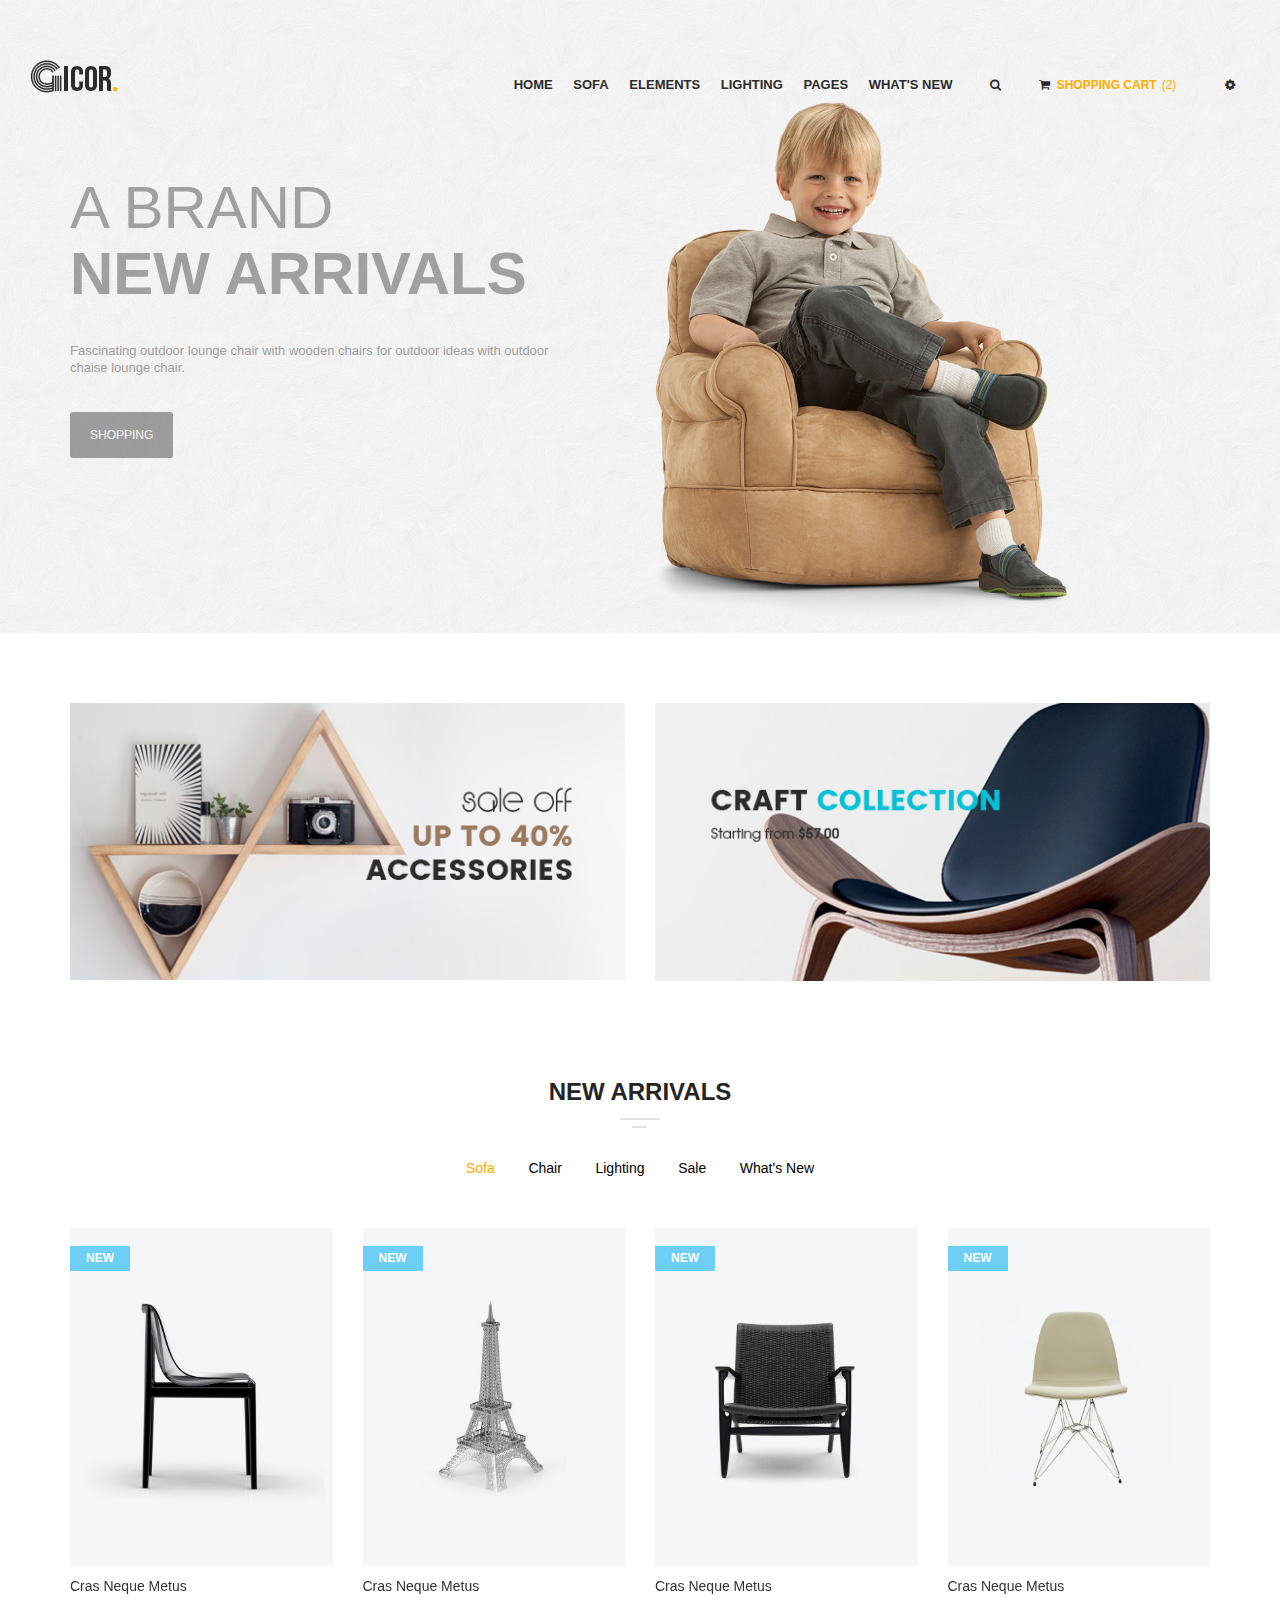
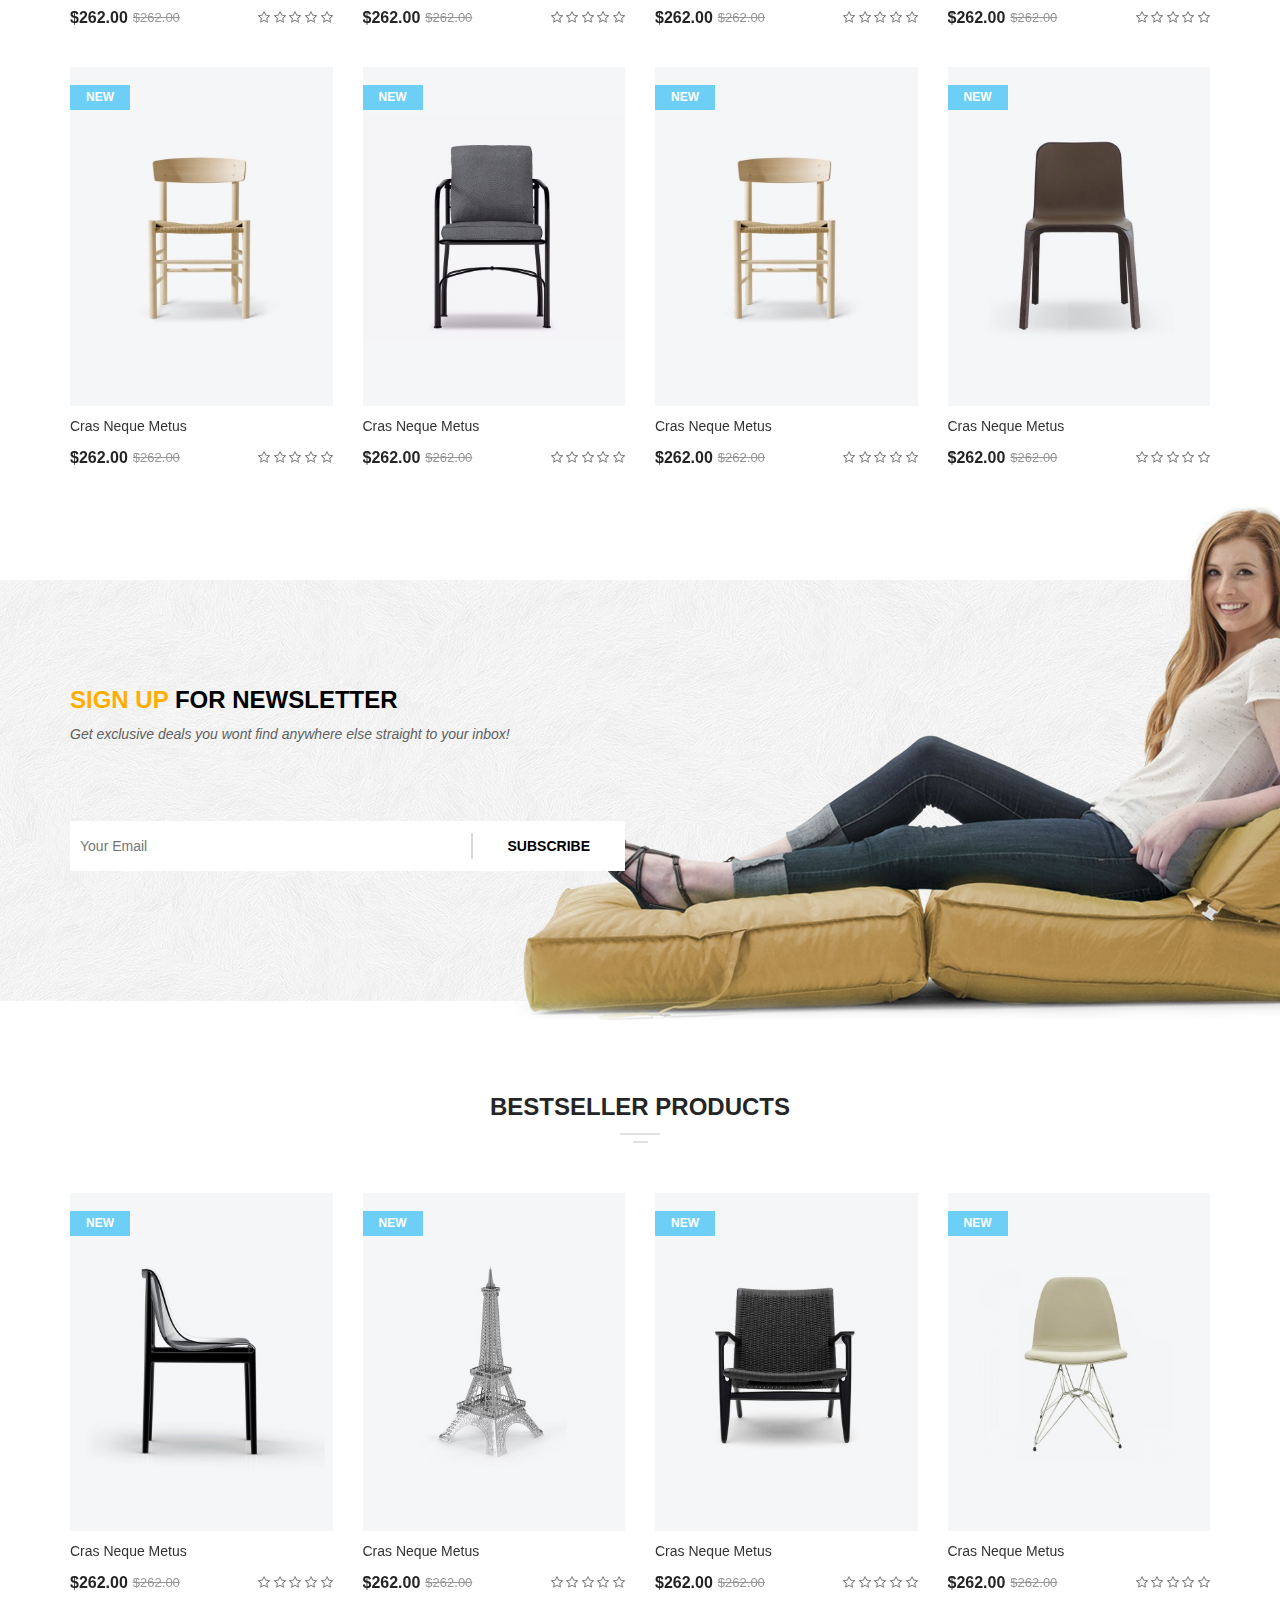
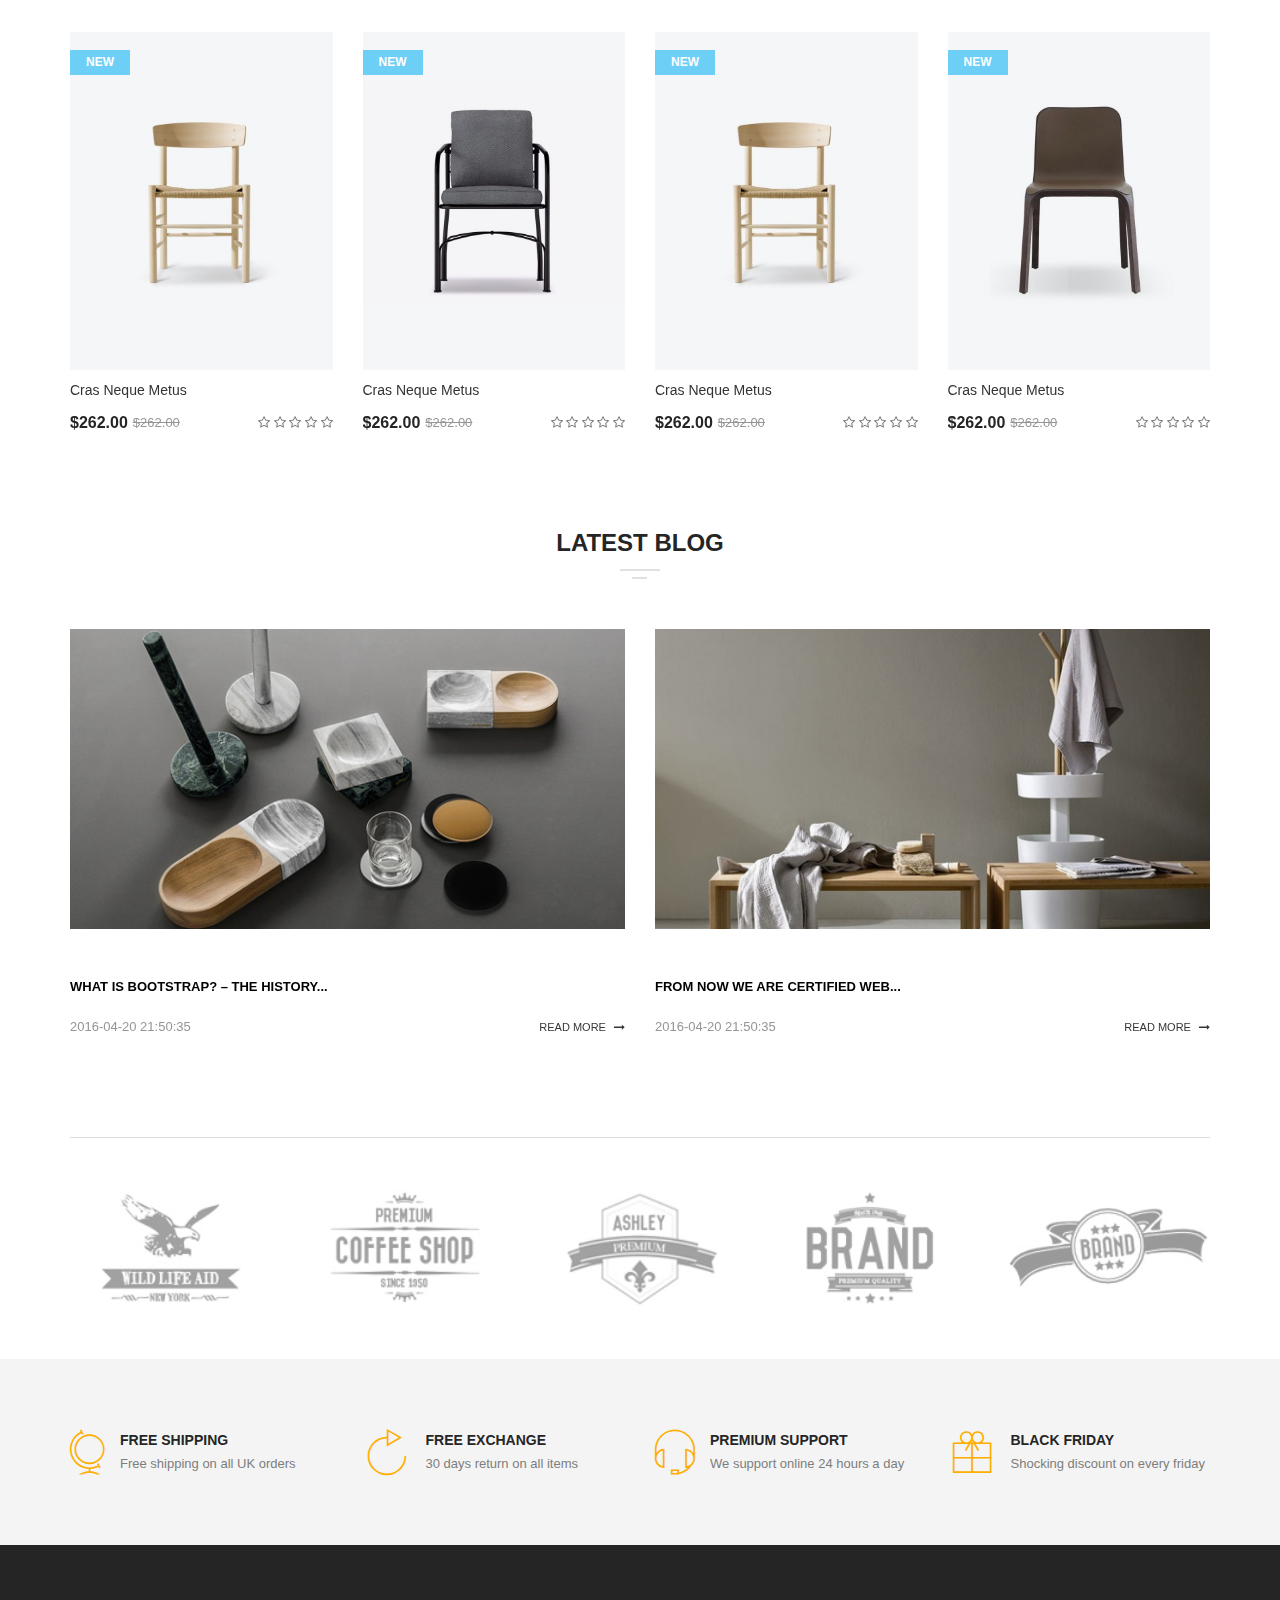
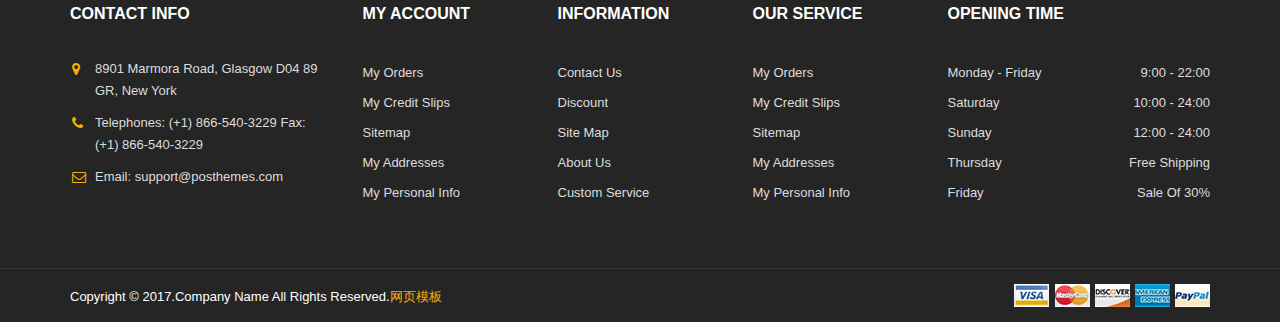
<file: src/main/webapp/statics/assets/index.html>
﻿<!doctype html>
<html class="no-js" lang="en">

<head>
<meta charset="utf-8">
<meta http-equiv="x-ua-compatible" content="ie=edge">
<title>Home</title>
<meta name="description" content="">
<meta name="viewport" content="width=device-width, initial-scale=1">
<!-- favicon
============================================ -->		
<link rel="shortcut icon" type="image/x-icon" href="img/favicon.png">

<!-- All css files are included here. -->
<!-- Bootstrap framework main css -->
<link rel="stylesheet" href="css/bootstrap.min.css">
<!-- This core.css file contents all plugings css file. -->
<link rel="stylesheet" href="css/core.css">
<!-- Theme shortcodes/elements style -->
<link rel="stylesheet" href="css/shortcode/shortcodes.css">
<!-- Theme main style -->
<link rel="stylesheet" href="style.css">
<!-- Responsive css -->
<link rel="stylesheet" href="css/responsive.css">
<!-- User style -->
<link rel="stylesheet" href="css/custom.css">

<!-- Modernizr JS -->
<script src="js/vendor/modernizr-2.8.3.min.js"></script>
</head>

<body>
<!--[if lt IE 8]>
<p class="browserupgrade">You are using an <strong>outdated</strong> browser. Please <a href="http://browsehappy.com/">upgrade your browser</a> to improve your experience.</p>
<![endif]-->  
<!-- header start -->
<header class="header-pos">
	<div class="header-area header-middle">
		<div class="container-fluid">
			<div class="row">
				<div class="col-md-2 col-sm-3 col-xs-12">
					<div class="logo">
						<a href="index.html"><img src="img/logo/logo.jpg" alt="" /></a>
					</div>
				</div>
				<div class="col-md-10 col-sm-9 col-xs-12 text-right xs-center">
					<div class="main-menu display-inline hidden-sm hidden-xs">
						<nav>
							<ul>
								<li><a href="index.html">Home</a>
								</li>
								<li><a href="shop.html">Sofa</a></li>
								<li><a href="#">Elements</a></li>
								<li><a href="shop.html">Lighting</a></li>
								<li><a href="#">Pages</a></li>
								<li><a href="#">What's New</a></li>
							</ul>
						</nav>
					</div>
					<div class="search-block-top display-inline">
						<div class="icon-search"></div>
						<div class="toogle-content">
							<form action="#" id="searchbox">
								<input type="text" placeholder="Search" />
								<button class="button-search"></button>
							</form>
						</div> 
					</div>
					<div class="shopping-cart ml-20 display-inline">
						<a href="cart.html"><b>shopping cart</b>(2)</a>
						<ul>
							<li>
								<div class="cart-img">
									<a href="#"><img src="img/cart/1.jpg" alt="" /></a>
								</div>
								<div class="cart-content">
									<h3><a href="#"> 1 X Faded...</a> </h3>
									<span><b>S, Orange</b></span>
									<span class="cart-price">£ 16.84</span>
								</div>
								<div class="cart-del">
									<i class="fa fa-times-circle"></i>
								</div>
							</li>
							<li>
								<div class="cart-img">
									<a href="#"><img src="img/cart/1.jpg" alt="" /></a>
								</div>
								<div class="cart-content">
									<h3><a href="#"> 1 X Faded...</a> </h3>
									<span><b>S, Orange</b></span>
									<span class="cart-price">£ 16.84</span>
								</div>
								<div class="cart-del">
									<i class="fa fa-times-circle"></i>
								</div>
							</li>
							<li>
								<div class="shipping"> 
									<span class="f-left">Shipping </span>
									<span class="f-right cart-price"> $7.00</span>  
								</div>
								<hr class="shipping-border" />
								<div class="shipping">
									<span class="f-left"> Total </span>
									<span class="f-right cart-price">$692.00</span> 
								</div>
							</li>
							<li class="checkout m-0"><a href="#">checkout <i class="fa fa-angle-right"></i></a></li>
						</ul>							
					</div>
					<div class="setting-menu display-inline">
						<div class="icon-nav current"></div>
						<ul class="content-nav toogle-content">
							<li class="currencies-block-top">
								<div class="current"><b>Currency : USD</b></div>
								<ul>
									<li><a href="#">Dollar (USD)</a></li>
									<li><a href="#">Pound (GBP)</a></li>
								</ul>
							</li>
							<li class="currencies-block-top">
								<div class="current"><b>English</b></div>
								<ul>
									<li><a href="#">English</a></li>
									<li><a href="#">اللغة العربية</a></li>
								</ul>
							</li>
							<li class="currencies-block-top">
								<div class="current"><b>My Account</b></div>
								<ul>
									<li><a href="#">My account</a></li>
									<li><a href="#">My wishlist</a></li>
									<li><a href="#">Checkout</a></li>
									<li><a href="#">Log in</a></li>
								</ul>
							</li>
						</ul>
					</div>
				</div>
			</div>
		</div>
	</div>
	<div class="mobile-menu-area visible-sm visible-xs">
		<div class="container-fluid">
			<div class="row">
				<div class="col-md-12">
					<div class="mobile-menu">
						<nav id="mobile-menu-active">
							<ul>
								<li><a href="#">Home</a></li>
								<li><a href="shop.html">Sofa</a></li>
								<li><a href="#">Elements</a></li>
								<li><a href="shop.html">Lighting</a></li>
								<li><a href="#">Pages</a></li>
								<li><a href="#">What's New</a></li>
							</ul>
						</nav>							
					</div>
				</div>
			</div>
		</div>
	</div>
</header>
<!-- header end -->
<!-- slider-container start -->
<div class="slider-container">
	<!-- Slider Image -->
	<div id="mainSlider" class="nivoSlider slider-image">
		<img src="img/slider/1_bak.jpg" alt="" title="#htmlcaption1">
		<img src="img/slider/2.jpg" alt="" title="#htmlcaption2">
	</div>
	<!-- Slider Caption 1 -->
	<div id="htmlcaption1" class="nivo-html-caption slider-caption-1">
		<div class="container">
			<div class="slide1-text">
				<div class="middle-text">
					<div class="cap-dec cap-1 wow bounceInRight" data-wow-duration="0.9s" data-wow-delay="0s">
						<h2>A BRAND</h2>
					</div>	
					<div class="cap-dec cap-2 wow bounceInRight" data-wow-duration="1.2s" data-wow-delay="0.2s">
						<h2>NEW ARRIVALS</h2>
					</div>	
					<div class="cap-text wow bounceInRight" data-wow-duration="1.2s" data-wow-delay="0.3s">
						Fascinating outdoor lounge chair with wooden chairs for outdoor ideas with outdoor chaise lounge chair.
					</div>
					<div class="cap-readmore wow bounceInUp" data-wow-duration="1.3s" data-wow-delay=".5s">
						<a href="#">Shopping</a>
					</div>	
				</div>	
			</div>				
		</div>
	</div>
	<!-- Slider Caption 2 -->
	<div id="htmlcaption2" class="nivo-html-caption slider-caption-2">
		<div class="container">
			<div class="slide1-text">
				<div class="middle-text">
					<div class="cap-dec cap-1 wow bounceInRight" data-wow-duration="0.9s" data-wow-delay="0s">
						<h2>A BRAND</h2>
					</div>	
					<div class="cap-dec cap-2 wow bounceInRight" data-wow-duration="1.2s" data-wow-delay="0.2s">
						<h2>NEW ARRIVALS</h2>
					</div>	
					<div class="cap-text wow bounceInRight" data-wow-duration="1.2s" data-wow-delay="0.3s">
						Fascinating outdoor lounge chair with wooden chairs for outdoor ideas with outdoor chaise lounge chair.
					</div>
					<div class="cap-readmore wow bounceInUp" data-wow-duration="1.3s" data-wow-delay=".5s">
						<a href="#">Shopping</a>
					</div>	
				</div>	
			</div>					
		</div>
	</div>
</div>
<!-- slider-container end -->
<!-- banner-area start -->
<div class="banner-area pt-70">
	<div class="container">
		<div class="row">
			<div class="col-md-6 col-sm-6">
				<div class="single-banner">
					<a href="#"><img src="img/banner/1.jpg" alt="" /></a>
				</div>
			</div>
			<div class="col-md-6 col-sm-6">
				<div class="single-banner">
					<a href="#"><img src="img/banner/2.jpg" alt="" /></a>
				</div>
			</div>
		</div>
	</div>
</div>
<!-- banner-area end -->
<!-- new-arrival-area start -->
<div class="new-arrival-area pt-100">
	<div class="container">
		<div class="row">
			<div class="section-title text-center mb-20">
				<h2>new arrivals</h2>
			</div>
		</div>
		<div class="row">
			<div class="col-md-12">
				<div class="product-tab">
					<!-- Nav tabs -->
					<ul class="custom-tab text-center mb-40">
						<li class="active"><a href="#home" data-toggle="tab">Sofa</a></li>
						<li><a href="#profile" data-toggle="tab"> Chair</a></li>
						<li><a href="#messages" data-toggle="tab"> Lighting</a></li>
						<li><a href="#settings" data-toggle="tab"> Sale</a></li>
						<li><a href="#new" data-toggle="tab">  What's New</a></li>
					</ul>
					<!-- Tab panes -->
					<div class="row">
						<div class="tab-content">
							<div class="tab-pane active" id="home">
								<div class="product-carousel">
									<div class="col-md-12">
										<div class="product-wrapper mb-40">
											<div class="product-img">
												<a href="#"><img src="img/product/12.jpg" alt="" /></a>
												<span class="new-label">New</span>
												<div class="product-action">
													<a href="#"><i class="pe-7s-cart"></i></a>
													<a href="#"><i class="pe-7s-like"></i></a>
													<a href="#"><i class="pe-7s-folder"></i></a>
													<a href="#" data-toggle="modal" data-target="#productModal"><i class="pe-7s-look"></i></a>
												</div>
											</div>
											<div class="product-content">
												<div class="pro-title">
													<h3><a href="product-details.html">Cras Neque Metus</a></h3>
												</div>
												<div class="price-reviews">
													<div class="price-box">
														<span class="price product-price">$262.00</span>
														<span class="old-price product-price">$262.00</span>
													</div>
													<div class="pro-rating">
														<a href="#"><i class="fa fa-star-o"></i></a>
														<a href="#"><i class="fa fa-star-o"></i></a>
														<a href="#"><i class="fa fa-star-o"></i></a>
														<a href="#"><i class="fa fa-star-o"></i></a>
														<a href="#"><i class="fa fa-star-o"></i></a>
													</div>
												</div>
											</div>
										</div>
										<div class="product-wrapper mb-40 mrg-nn-xs">
											<div class="product-img">
												<a href="#"><img src="img/product/11.jpg" alt="" /></a>
												<span class="new-label">New</span>
												<div class="product-action">
													<a href="#"><i class="pe-7s-cart"></i></a>
													<a href="#"><i class="pe-7s-like"></i></a>
													<a href="#"><i class="pe-7s-folder"></i></a>
													<a href="#" data-toggle="modal" data-target="#productModal"><i class="pe-7s-look"></i></a>
												</div>
											</div>
											<div class="product-content">
												<div class="pro-title">
													<h3><a href="product-details.html">Cras Neque Metus</a></h3>
												</div>
												<div class="price-reviews">
													<div class="price-box">
														<span class="price product-price">$262.00</span>
														<span class="old-price product-price">$262.00</span>
													</div>
													<div class="pro-rating">
														<a href="#"><i class="fa fa-star-o"></i></a>
														<a href="#"><i class="fa fa-star-o"></i></a>
														<a href="#"><i class="fa fa-star-o"></i></a>
														<a href="#"><i class="fa fa-star-o"></i></a>
														<a href="#"><i class="fa fa-star-o"></i></a>
													</div>
												</div>
											</div>
										</div>
									</div>
									<div class="col-md-12">
										<div class="product-wrapper mb-40">
											<div class="product-img">
												<a href="#"><img src="img/product/3.jpg" alt="" /></a>
												<span class="new-label">New</span>
												<div class="product-action">
													<a href="#"><i class="pe-7s-cart"></i></a>
													<a href="#"><i class="pe-7s-like"></i></a>
													<a href="#"><i class="pe-7s-folder"></i></a>
													<a href="#" data-toggle="modal" data-target="#productModal"><i class="pe-7s-look"></i></a>
												</div>
											</div>
											<div class="product-content">
												<div class="pro-title">
													<h3><a href="product-details.html">Cras Neque Metus</a></h3>
												</div>
												<div class="price-reviews">
													<div class="price-box">
														<span class="price product-price">$262.00</span>
														<span class="old-price product-price">$262.00</span>
													</div>
													<div class="pro-rating">
														<a href="#"><i class="fa fa-star-o"></i></a>
														<a href="#"><i class="fa fa-star-o"></i></a>
														<a href="#"><i class="fa fa-star-o"></i></a>
														<a href="#"><i class="fa fa-star-o"></i></a>
														<a href="#"><i class="fa fa-star-o"></i></a>
													</div>
												</div>
											</div>
										</div>
										<div class="product-wrapper mb-40 mrg-nn-xs">
											<div class="product-img">
												<a href="#"><img src="img/product/1.jpg" alt="" /></a>
												<span class="new-label">New</span>
												<div class="product-action">
													<a href="#"><i class="pe-7s-cart"></i></a>
													<a href="#"><i class="pe-7s-like"></i></a>
													<a href="#"><i class="pe-7s-folder"></i></a>
													<a href="#" data-toggle="modal" data-target="#productModal"><i class="pe-7s-look"></i></a>
												</div>
											</div>
											<div class="product-content">
												<div class="pro-title">
													<h3><a href="product-details.html">Cras Neque Metus</a></h3>
												</div>
												<div class="price-reviews">
													<div class="price-box">
														<span class="price product-price">$262.00</span>
														<span class="old-price product-price">$262.00</span>
													</div>
													<div class="pro-rating">
														<a href="#"><i class="fa fa-star-o"></i></a>
														<a href="#"><i class="fa fa-star-o"></i></a>
														<a href="#"><i class="fa fa-star-o"></i></a>
														<a href="#"><i class="fa fa-star-o"></i></a>
														<a href="#"><i class="fa fa-star-o"></i></a>
													</div>
												</div>
											</div>
										</div>
									</div>
									<div class="col-md-12">
										<div class="product-wrapper mb-40">
											<div class="product-img">
												<a href="#"><img src="img/product/4.jpg" alt="" /></a>
												<span class="new-label">New</span>
												<div class="product-action">
													<a href="#"><i class="pe-7s-cart"></i></a>
													<a href="#"><i class="pe-7s-like"></i></a>
													<a href="#"><i class="pe-7s-folder"></i></a>
													<a href="#" data-toggle="modal" data-target="#productModal"><i class="pe-7s-look"></i></a>
												</div>
											</div>
											<div class="product-content">
												<div class="pro-title">
													<h3><a href="product-details.html">Cras Neque Metus</a></h3>
												</div>
												<div class="price-reviews">
													<div class="price-box">
														<span class="price product-price">$262.00</span>
														<span class="old-price product-price">$262.00</span>
													</div>
													<div class="pro-rating">
														<a href="#"><i class="fa fa-star-o"></i></a>
														<a href="#"><i class="fa fa-star-o"></i></a>
														<a href="#"><i class="fa fa-star-o"></i></a>
														<a href="#"><i class="fa fa-star-o"></i></a>
														<a href="#"><i class="fa fa-star-o"></i></a>
													</div>
												</div>
											</div>
										</div>
										<div class="product-wrapper mb-40 mrg-nn-xs">
											<div class="product-img">
												<a href="#"><img src="img/product/11.jpg" alt="" /></a>
												<span class="new-label">New</span>
												<div class="product-action">
													<a href="#"><i class="pe-7s-cart"></i></a>
													<a href="#"><i class="pe-7s-like"></i></a>
													<a href="#"><i class="pe-7s-folder"></i></a>
													<a href="#" data-toggle="modal" data-target="#productModal"><i class="pe-7s-look"></i></a>
												</div>
											</div>
											<div class="product-content">
												<div class="pro-title">
													<h3><a href="product-details.html">Cras Neque Metus</a></h3>
												</div>
												<div class="price-reviews">
													<div class="price-box">
														<span class="price product-price">$262.00</span>
														<span class="old-price product-price">$262.00</span>
													</div>
													<div class="pro-rating">
														<a href="#"><i class="fa fa-star-o"></i></a>
														<a href="#"><i class="fa fa-star-o"></i></a>
														<a href="#"><i class="fa fa-star-o"></i></a>
														<a href="#"><i class="fa fa-star-o"></i></a>
														<a href="#"><i class="fa fa-star-o"></i></a>
													</div>
												</div>
											</div>
										</div>
									</div>
									<div class="col-md-12">
										<div class="product-wrapper mb-40">
											<div class="product-img">
												<a href="#"><img src="img/product/5.jpg" alt="" /></a>
												<span class="new-label">New</span>
												<div class="product-action">
													<a href="#"><i class="pe-7s-cart"></i></a>
													<a href="#"><i class="pe-7s-like"></i></a>
													<a href="#"><i class="pe-7s-folder"></i></a>
													<a href="#" data-toggle="modal" data-target="#productModal"><i class="pe-7s-look"></i></a>
												</div>
											</div>
											<div class="product-content">
												<div class="pro-title">
													<h3><a href="product-details.html">Cras Neque Metus</a></h3>
												</div>
												<div class="price-reviews">
													<div class="price-box">
														<span class="price product-price">$262.00</span>
														<span class="old-price product-price">$262.00</span>
													</div>
													<div class="pro-rating">
														<a href="#"><i class="fa fa-star-o"></i></a>
														<a href="#"><i class="fa fa-star-o"></i></a>
														<a href="#"><i class="fa fa-star-o"></i></a>
														<a href="#"><i class="fa fa-star-o"></i></a>
														<a href="#"><i class="fa fa-star-o"></i></a>
													</div>
												</div>
											</div>
										</div>
										<div class="product-wrapper mb-40 mrg-nn-xs">
											<div class="product-img">
												<a href="#"><img src="img/product/10.jpg" alt="" /></a>
												<span class="new-label">New</span>
												<div class="product-action">
													<a href="#"><i class="pe-7s-cart"></i></a>
													<a href="#"><i class="pe-7s-like"></i></a>
													<a href="#"><i class="pe-7s-folder"></i></a>
													<a href="#" data-toggle="modal" data-target="#productModal"><i class="pe-7s-look"></i></a>
												</div>
											</div>
											<div class="product-content">
												<div class="pro-title">
													<h3><a href="product-details.html">Cras Neque Metus</a></h3>
												</div>
												<div class="price-reviews">
													<div class="price-box">
														<span class="price product-price">$262.00</span>
														<span class="old-price product-price">$262.00</span>
													</div>
													<div class="pro-rating">
														<a href="#"><i class="fa fa-star-o"></i></a>
														<a href="#"><i class="fa fa-star-o"></i></a>
														<a href="#"><i class="fa fa-star-o"></i></a>
														<a href="#"><i class="fa fa-star-o"></i></a>
														<a href="#"><i class="fa fa-star-o"></i></a>
													</div>
												</div>
											</div>
										</div>
									</div>
									<div class="col-md-12">
										<div class="product-wrapper mb-40">
											<div class="product-img">
												<a href="#"><img src="img/product/5.jpg" alt="" /></a>
												<span class="new-label">New</span>
												<div class="product-action">
													<a href="#"><i class="pe-7s-cart"></i></a>
													<a href="#"><i class="pe-7s-like"></i></a>
													<a href="#"><i class="pe-7s-folder"></i></a>
													<a href="#" data-toggle="modal" data-target="#productModal"><i class="pe-7s-look"></i></a>
												</div>
											</div>
											<div class="product-content">
												<div class="pro-title">
													<h3><a href="product-details.html">Cras Neque Metus</a></h3>
												</div>
												<div class="price-reviews">
													<div class="price-box">
														<span class="price product-price">$262.00</span>
														<span class="old-price product-price">$262.00</span>
													</div>
													<div class="pro-rating">
														<a href="#"><i class="fa fa-star-o"></i></a>
														<a href="#"><i class="fa fa-star-o"></i></a>
														<a href="#"><i class="fa fa-star-o"></i></a>
														<a href="#"><i class="fa fa-star-o"></i></a>
														<a href="#"><i class="fa fa-star-o"></i></a>
													</div>
												</div>
											</div>
										</div>
										<div class="product-wrapper mb-40 mrg-nn-xs">
											<div class="product-img">
												<a href="#"><img src="img/product/9.jpg" alt="" /></a>
												<span class="new-label">New</span>
												<div class="product-action">
													<a href="#"><i class="pe-7s-cart"></i></a>
													<a href="#"><i class="pe-7s-like"></i></a>
													<a href="#"><i class="pe-7s-folder"></i></a>
													<a href="#" data-toggle="modal" data-target="#productModal"><i class="pe-7s-look"></i></a>
												</div>
											</div>
											<div class="product-content">
												<div class="pro-title">
													<h3><a href="product-details.html">Cras Neque Metus</a></h3>
												</div>
												<div class="price-reviews">
													<div class="price-box">
														<span class="price product-price">$262.00</span>
														<span class="old-price product-price">$262.00</span>
													</div>
													<div class="pro-rating">
														<a href="#"><i class="fa fa-star-o"></i></a>
														<a href="#"><i class="fa fa-star-o"></i></a>
														<a href="#"><i class="fa fa-star-o"></i></a>
														<a href="#"><i class="fa fa-star-o"></i></a>
														<a href="#"><i class="fa fa-star-o"></i></a>
													</div>
												</div>
											</div>
										</div>
									</div>
									<div class="col-md-12">
										<div class="product-wrapper mb-40">
											<div class="product-img">
												<a href="#"><img src="img/product/6.jpg" alt="" /></a>
												<span class="new-label">New</span>
												<div class="product-action">
													<a href="#"><i class="pe-7s-cart"></i></a>
													<a href="#"><i class="pe-7s-like"></i></a>
													<a href="#"><i class="pe-7s-folder"></i></a>
													<a href="#" data-toggle="modal" data-target="#productModal"><i class="pe-7s-look"></i></a>
												</div>
											</div>
											<div class="product-content">
												<div class="pro-title">
													<h3><a href="product-details.html">Cras Neque Metus</a></h3>
												</div>
												<div class="price-reviews">
													<div class="price-box">
														<span class="price product-price">$262.00</span>
														<span class="old-price product-price">$262.00</span>
													</div>
													<div class="pro-rating">
														<a href="#"><i class="fa fa-star-o"></i></a>
														<a href="#"><i class="fa fa-star-o"></i></a>
														<a href="#"><i class="fa fa-star-o"></i></a>
														<a href="#"><i class="fa fa-star-o"></i></a>
														<a href="#"><i class="fa fa-star-o"></i></a>
													</div>
												</div>
											</div>
										</div>
										<div class="product-wrapper mb-40 mrg-nn-xs">
											<div class="product-img">
												<a href="#"><img src="img/product/9.jpg" alt="" /></a>
												<span class="new-label">New</span>
												<div class="product-action">
													<a href="#"><i class="pe-7s-cart"></i></a>
													<a href="#"><i class="pe-7s-like"></i></a>
													<a href="#"><i class="pe-7s-folder"></i></a>
													<a href="#" data-toggle="modal" data-target="#productModal"><i class="pe-7s-look"></i></a>
												</div>
											</div>
											<div class="product-content">
												<div class="pro-title">
													<h3><a href="product-details.html">Cras Neque Metus</a></h3>
												</div>
												<div class="price-reviews">
													<div class="price-box">
														<span class="price product-price">$262.00</span>
														<span class="old-price product-price">$262.00</span>
													</div>
													<div class="pro-rating">
														<a href="#"><i class="fa fa-star-o"></i></a>
														<a href="#"><i class="fa fa-star-o"></i></a>
														<a href="#"><i class="fa fa-star-o"></i></a>
														<a href="#"><i class="fa fa-star-o"></i></a>
														<a href="#"><i class="fa fa-star-o"></i></a>
													</div>
												</div>
											</div>
										</div>
									</div>
									<div class="col-md-12">
										<div class="product-wrapper mb-40">
											<div class="product-img">
												<a href="#"><img src="img/product/7.jpg" alt="" /></a>
												<span class="new-label">New</span>
												<div class="product-action">
													<a href="#"><i class="pe-7s-cart"></i></a>
													<a href="#"><i class="pe-7s-like"></i></a>
													<a href="#"><i class="pe-7s-folder"></i></a>
													<a href="#" data-toggle="modal" data-target="#productModal"><i class="pe-7s-look"></i></a>
												</div>
											</div>
											<div class="product-content">
												<div class="pro-title">
													<h3><a href="product-details.html">Cras Neque Metus</a></h3>
												</div>
												<div class="price-reviews">
													<div class="price-box">
														<span class="price product-price">$262.00</span>
														<span class="old-price product-price">$262.00</span>
													</div>
													<div class="pro-rating">
														<a href="#"><i class="fa fa-star-o"></i></a>
														<a href="#"><i class="fa fa-star-o"></i></a>
														<a href="#"><i class="fa fa-star-o"></i></a>
														<a href="#"><i class="fa fa-star-o"></i></a>
														<a href="#"><i class="fa fa-star-o"></i></a>
													</div>
												</div>
											</div>
										</div>
										<div class="product-wrapper mb-40 mrg-nn-xs">
											<div class="product-img">
												<a href="#"><img src="img/product/8.jpg" alt="" /></a>
												<span class="new-label">New</span>
												<div class="product-action">
													<a href="#"><i class="pe-7s-cart"></i></a>
													<a href="#"><i class="pe-7s-like"></i></a>
													<a href="#"><i class="pe-7s-folder"></i></a>
													<a href="#" data-toggle="modal" data-target="#productModal"><i class="pe-7s-look"></i></a>
												</div>
											</div>
											<div class="product-content">
												<div class="pro-title">
													<h3><a href="product-details.html">Cras Neque Metus</a></h3>
												</div>
												<div class="price-reviews">
													<div class="price-box">
														<span class="price product-price">$262.00</span>
														<span class="old-price product-price">$262.00</span>
													</div>
													<div class="pro-rating">
														<a href="#"><i class="fa fa-star-o"></i></a>
														<a href="#"><i class="fa fa-star-o"></i></a>
														<a href="#"><i class="fa fa-star-o"></i></a>
														<a href="#"><i class="fa fa-star-o"></i></a>
														<a href="#"><i class="fa fa-star-o"></i></a>
													</div>
												</div>
											</div>
										</div>
									</div>
								</div>										
							</div>
							<div class="tab-pane" id="profile">
								<div class="product-carousel">
									<div class="col-md-12">
										<div class="product-wrapper mb-40">
											<div class="product-img">
												<a href="#"><img src="img/product/12.jpg" alt="" /></a>
												<span class="new-label">New</span>
												<div class="product-action">
													<a href="#"><i class="pe-7s-cart"></i></a>
													<a href="#"><i class="pe-7s-like"></i></a>
													<a href="#"><i class="pe-7s-folder"></i></a>
													<a href="#" data-toggle="modal" data-target="#productModal"><i class="pe-7s-look"></i></a>
												</div>
											</div>
											<div class="product-content">
												<div class="pro-title">
													<h3><a href="product-details.html">Cras Neque Metus</a></h3>
												</div>
												<div class="price-reviews">
													<div class="price-box">
														<span class="price product-price">$262.00</span>
														<span class="old-price product-price">$262.00</span>
													</div>
													<div class="pro-rating">
														<a href="#"><i class="fa fa-star-o"></i></a>
														<a href="#"><i class="fa fa-star-o"></i></a>
														<a href="#"><i class="fa fa-star-o"></i></a>
														<a href="#"><i class="fa fa-star-o"></i></a>
														<a href="#"><i class="fa fa-star-o"></i></a>
													</div>
												</div>
											</div>
										</div>
										<div class="product-wrapper mb-40 mrg-nn-xs">
											<div class="product-img">
												<a href="#"><img src="img/product/11.jpg" alt="" /></a>
												<span class="new-label">New</span>
												<div class="product-action">
													<a href="#"><i class="pe-7s-cart"></i></a>
													<a href="#"><i class="pe-7s-like"></i></a>
													<a href="#"><i class="pe-7s-folder"></i></a>
													<a href="#" data-toggle="modal" data-target="#productModal"><i class="pe-7s-look"></i></a>
												</div>
											</div>
											<div class="product-content">
												<div class="pro-title">
													<h3><a href="product-details.html">Cras Neque Metus</a></h3>
												</div>
												<div class="price-reviews">
													<div class="price-box">
														<span class="price product-price">$262.00</span>
														<span class="old-price product-price">$262.00</span>
													</div>
													<div class="pro-rating">
														<a href="#"><i class="fa fa-star-o"></i></a>
														<a href="#"><i class="fa fa-star-o"></i></a>
														<a href="#"><i class="fa fa-star-o"></i></a>
														<a href="#"><i class="fa fa-star-o"></i></a>
														<a href="#"><i class="fa fa-star-o"></i></a>
													</div>
												</div>
											</div>
										</div>
									</div>
									<div class="col-md-12">
										<div class="product-wrapper mb-40">
											<div class="product-img">
												<a href="#"><img src="img/product/10.jpg" alt="" /></a>
												<span class="new-label">New</span>
												<div class="product-action">
													<a href="#"><i class="pe-7s-cart"></i></a>
													<a href="#"><i class="pe-7s-like"></i></a>
													<a href="#"><i class="pe-7s-folder"></i></a>
													<a href="#" data-toggle="modal" data-target="#productModal"><i class="pe-7s-look"></i></a>
												</div>
											</div>
											<div class="product-content">
												<div class="pro-title">
													<h3><a href="product-details.html">Cras Neque Metus</a></h3>
												</div>
												<div class="price-reviews">
													<div class="price-box">
														<span class="price product-price">$262.00</span>
														<span class="old-price product-price">$262.00</span>
													</div>
													<div class="pro-rating">
														<a href="#"><i class="fa fa-star-o"></i></a>
														<a href="#"><i class="fa fa-star-o"></i></a>
														<a href="#"><i class="fa fa-star-o"></i></a>
														<a href="#"><i class="fa fa-star-o"></i></a>
														<a href="#"><i class="fa fa-star-o"></i></a>
													</div>
												</div>
											</div>
										</div>
										<div class="product-wrapper mb-40 mrg-nn-xs">
											<div class="product-img">
												<a href="#"><img src="img/product/1.jpg" alt="" /></a>
												<span class="new-label">New</span>
												<div class="product-action">
													<a href="#"><i class="pe-7s-cart"></i></a>
													<a href="#"><i class="pe-7s-like"></i></a>
													<a href="#"><i class="pe-7s-folder"></i></a>
													<a href="#" data-toggle="modal" data-target="#productModal"><i class="pe-7s-look"></i></a>
												</div>
											</div>
											<div class="product-content">
												<div class="pro-title">
													<h3><a href="product-details.html">Cras Neque Metus</a></h3>
												</div>
												<div class="price-reviews">
													<div class="price-box">
														<span class="price product-price">$262.00</span>
														<span class="old-price product-price">$262.00</span>
													</div>
													<div class="pro-rating">
														<a href="#"><i class="fa fa-star-o"></i></a>
														<a href="#"><i class="fa fa-star-o"></i></a>
														<a href="#"><i class="fa fa-star-o"></i></a>
														<a href="#"><i class="fa fa-star-o"></i></a>
														<a href="#"><i class="fa fa-star-o"></i></a>
													</div>
												</div>
											</div>
										</div>
									</div>
									<div class="col-md-12">
										<div class="product-wrapper mb-40">
											<div class="product-img">
												<a href="#"><img src="img/product/9.jpg" alt="" /></a>
												<span class="new-label">New</span>
												<div class="product-action">
													<a href="#"><i class="pe-7s-cart"></i></a>
													<a href="#"><i class="pe-7s-like"></i></a>
													<a href="#"><i class="pe-7s-folder"></i></a>
													<a href="#" data-toggle="modal" data-target="#productModal"><i class="pe-7s-look"></i></a>
												</div>
											</div>
											<div class="product-content">
												<div class="pro-title">
													<h3><a href="product-details.html">Cras Neque Metus</a></h3>
												</div>
												<div class="price-reviews">
													<div class="price-box">
														<span class="price product-price">$262.00</span>
														<span class="old-price product-price">$262.00</span>
													</div>
													<div class="pro-rating">
														<a href="#"><i class="fa fa-star-o"></i></a>
														<a href="#"><i class="fa fa-star-o"></i></a>
														<a href="#"><i class="fa fa-star-o"></i></a>
														<a href="#"><i class="fa fa-star-o"></i></a>
														<a href="#"><i class="fa fa-star-o"></i></a>
													</div>
												</div>
											</div>
										</div>
										<div class="product-wrapper mb-40 mrg-nn-xs">
											<div class="product-img">
												<a href="#"><img src="img/product/8.jpg" alt="" /></a>
												<span class="new-label">New</span>
												<div class="product-action">
													<a href="#"><i class="pe-7s-cart"></i></a>
													<a href="#"><i class="pe-7s-like"></i></a>
													<a href="#"><i class="pe-7s-folder"></i></a>
													<a href="#" data-toggle="modal" data-target="#productModal"><i class="pe-7s-look"></i></a>
												</div>
											</div>
											<div class="product-content">
												<div class="pro-title">
													<h3><a href="product-details.html">Cras Neque Metus</a></h3>
												</div>
												<div class="price-reviews">
													<div class="price-box">
														<span class="price product-price">$262.00</span>
														<span class="old-price product-price">$262.00</span>
													</div>
													<div class="pro-rating">
														<a href="#"><i class="fa fa-star-o"></i></a>
														<a href="#"><i class="fa fa-star-o"></i></a>
														<a href="#"><i class="fa fa-star-o"></i></a>
														<a href="#"><i class="fa fa-star-o"></i></a>
														<a href="#"><i class="fa fa-star-o"></i></a>
													</div>
												</div>
											</div>
										</div>
									</div>
									<div class="col-md-12">
										<div class="product-wrapper mb-40">
											<div class="product-img">
												<a href="#"><img src="img/product/8.jpg" alt="" /></a>
												<span class="new-label">New</span>
												<div class="product-action">
													<a href="#"><i class="pe-7s-cart"></i></a>
													<a href="#"><i class="pe-7s-like"></i></a>
													<a href="#"><i class="pe-7s-folder"></i></a>
													<a href="#" data-toggle="modal" data-target="#productModal"><i class="pe-7s-look"></i></a>
												</div>
											</div>
											<div class="product-content">
												<div class="pro-title">
													<h3><a href="product-details.html">Cras Neque Metus</a></h3>
												</div>
												<div class="price-reviews">
													<div class="price-box">
														<span class="price product-price">$262.00</span>
														<span class="old-price product-price">$262.00</span>
													</div>
													<div class="pro-rating">
														<a href="#"><i class="fa fa-star-o"></i></a>
														<a href="#"><i class="fa fa-star-o"></i></a>
														<a href="#"><i class="fa fa-star-o"></i></a>
														<a href="#"><i class="fa fa-star-o"></i></a>
														<a href="#"><i class="fa fa-star-o"></i></a>
													</div>
												</div>
											</div>
										</div>
										<div class="product-wrapper mb-40 mrg-nn-xs">
											<div class="product-img">
												<a href="#"><img src="img/product/7.jpg" alt="" /></a>
												<span class="new-label">New</span>
												<div class="product-action">
													<a href="#"><i class="pe-7s-cart"></i></a>
													<a href="#"><i class="pe-7s-like"></i></a>
													<a href="#"><i class="pe-7s-folder"></i></a>
													<a href="#" data-toggle="modal" data-target="#productModal"><i class="pe-7s-look"></i></a>
												</div>
											</div>
											<div class="product-content">
												<div class="pro-title">
													<h3><a href="product-details.html">Cras Neque Metus</a></h3>
												</div>
												<div class="price-reviews">
													<div class="price-box">
														<span class="price product-price">$262.00</span>
														<span class="old-price product-price">$262.00</span>
													</div>
													<div class="pro-rating">
														<a href="#"><i class="fa fa-star-o"></i></a>
														<a href="#"><i class="fa fa-star-o"></i></a>
														<a href="#"><i class="fa fa-star-o"></i></a>
														<a href="#"><i class="fa fa-star-o"></i></a>
														<a href="#"><i class="fa fa-star-o"></i></a>
													</div>
												</div>
											</div>
										</div>
									</div>
									<div class="col-md-12">
										<div class="product-wrapper mb-40">
											<div class="product-img">
												<a href="#"><img src="img/product/6.jpg" alt="" /></a>
												<span class="new-label">New</span>
												<div class="product-action">
													<a href="#"><i class="pe-7s-cart"></i></a>
													<a href="#"><i class="pe-7s-like"></i></a>
													<a href="#"><i class="pe-7s-folder"></i></a>
													<a href="#" data-toggle="modal" data-target="#productModal"><i class="pe-7s-look"></i></a>
												</div>
											</div>
											<div class="product-content">
												<div class="pro-title">
													<h3><a href="product-details.html">Cras Neque Metus</a></h3>
												</div>
												<div class="price-reviews">
													<div class="price-box">
														<span class="price product-price">$262.00</span>
														<span class="old-price product-price">$262.00</span>
													</div>
													<div class="pro-rating">
														<a href="#"><i class="fa fa-star-o"></i></a>
														<a href="#"><i class="fa fa-star-o"></i></a>
														<a href="#"><i class="fa fa-star-o"></i></a>
														<a href="#"><i class="fa fa-star-o"></i></a>
														<a href="#"><i class="fa fa-star-o"></i></a>
													</div>
												</div>
											</div>
										</div>
										<div class="product-wrapper mb-40 mrg-nn-xs">
											<div class="product-img">
												<a href="#"><img src="img/product/5.jpg" alt="" /></a>
												<span class="new-label">New</span>
												<div class="product-action">
													<a href="#"><i class="pe-7s-cart"></i></a>
													<a href="#"><i class="pe-7s-like"></i></a>
													<a href="#"><i class="pe-7s-folder"></i></a>
													<a href="#" data-toggle="modal" data-target="#productModal"><i class="pe-7s-look"></i></a>
												</div>
											</div>
											<div class="product-content">
												<div class="pro-title">
													<h3><a href="product-details.html">Cras Neque Metus</a></h3>
												</div>
												<div class="price-reviews">
													<div class="price-box">
														<span class="price product-price">$262.00</span>
														<span class="old-price product-price">$262.00</span>
													</div>
													<div class="pro-rating">
														<a href="#"><i class="fa fa-star-o"></i></a>
														<a href="#"><i class="fa fa-star-o"></i></a>
														<a href="#"><i class="fa fa-star-o"></i></a>
														<a href="#"><i class="fa fa-star-o"></i></a>
														<a href="#"><i class="fa fa-star-o"></i></a>
													</div>
												</div>
											</div>
										</div>
									</div>
									<div class="col-md-12">
										<div class="product-wrapper mb-40">
											<div class="product-img">
												<a href="#"><img src="img/product/2.jpg" alt="" /></a>
												<span class="new-label">New</span>
												<div class="product-action">
													<a href="#"><i class="pe-7s-cart"></i></a>
													<a href="#"><i class="pe-7s-like"></i></a>
													<a href="#"><i class="pe-7s-folder"></i></a>
													<a href="#" data-toggle="modal" data-target="#productModal"><i class="pe-7s-look"></i></a>
												</div>
											</div>
											<div class="product-content">
												<div class="pro-title">
													<h3><a href="product-details.html">Cras Neque Metus</a></h3>
												</div>
												<div class="price-reviews">
													<div class="price-box">
														<span class="price product-price">$262.00</span>
														<span class="old-price product-price">$262.00</span>
													</div>
													<div class="pro-rating">
														<a href="#"><i class="fa fa-star-o"></i></a>
														<a href="#"><i class="fa fa-star-o"></i></a>
														<a href="#"><i class="fa fa-star-o"></i></a>
														<a href="#"><i class="fa fa-star-o"></i></a>
														<a href="#"><i class="fa fa-star-o"></i></a>
													</div>
												</div>
											</div>
										</div>
										<div class="product-wrapper mb-40 mrg-nn-xs">
											<div class="product-img">
												<a href="#"><img src="img/product/2.jpg" alt="" /></a>
												<span class="new-label">New</span>
												<div class="product-action">
													<a href="#"><i class="pe-7s-cart"></i></a>
													<a href="#"><i class="pe-7s-like"></i></a>
													<a href="#"><i class="pe-7s-folder"></i></a>
													<a href="#" data-toggle="modal" data-target="#productModal"><i class="pe-7s-look"></i></a>
												</div>
											</div>
											<div class="product-content">
												<div class="pro-title">
													<h3><a href="product-details.html">Cras Neque Metus</a></h3>
												</div>
												<div class="price-reviews">
													<div class="price-box">
														<span class="price product-price">$262.00</span>
														<span class="old-price product-price">$262.00</span>
													</div>
													<div class="pro-rating">
														<a href="#"><i class="fa fa-star-o"></i></a>
														<a href="#"><i class="fa fa-star-o"></i></a>
														<a href="#"><i class="fa fa-star-o"></i></a>
														<a href="#"><i class="fa fa-star-o"></i></a>
														<a href="#"><i class="fa fa-star-o"></i></a>
													</div>
												</div>
											</div>
										</div>
									</div>
									<div class="col-md-12">
										<div class="product-wrapper mb-40">
											<div class="product-img">
												<a href="#"><img src="img/product/1.jpg" alt="" /></a>
												<span class="new-label">New</span>
												<div class="product-action">
													<a href="#"><i class="pe-7s-cart"></i></a>
													<a href="#"><i class="pe-7s-like"></i></a>
													<a href="#"><i class="pe-7s-folder"></i></a>
													<a href="#" data-toggle="modal" data-target="#productModal"><i class="pe-7s-look"></i></a>
												</div>
											</div>
											<div class="product-content">
												<div class="pro-title">
													<h3><a href="product-details.html">Cras Neque Metus</a></h3>
												</div>
												<div class="price-reviews">
													<div class="price-box">
														<span class="price product-price">$262.00</span>
														<span class="old-price product-price">$262.00</span>
													</div>
													<div class="pro-rating">
														<a href="#"><i class="fa fa-star-o"></i></a>
														<a href="#"><i class="fa fa-star-o"></i></a>
														<a href="#"><i class="fa fa-star-o"></i></a>
														<a href="#"><i class="fa fa-star-o"></i></a>
														<a href="#"><i class="fa fa-star-o"></i></a>
													</div>
												</div>
											</div>
										</div>
										<div class="product-wrapper mb-40 mrg-nn-xs">
											<div class="product-img">
												<a href="#"><img src="img/product/8.jpg" alt="" /></a>
												<span class="new-label">New</span>
												<div class="product-action">
													<a href="#"><i class="pe-7s-cart"></i></a>
													<a href="#"><i class="pe-7s-like"></i></a>
													<a href="#"><i class="pe-7s-folder"></i></a>
													<a href="#" data-toggle="modal" data-target="#productModal"><i class="pe-7s-look"></i></a>
												</div>
											</div>
											<div class="product-content">
												<div class="pro-title">
													<h3><a href="product-details.html">Cras Neque Metus</a></h3>
												</div>
												<div class="price-reviews">
													<div class="price-box">
														<span class="price product-price">$262.00</span>
														<span class="old-price product-price">$262.00</span>
													</div>
													<div class="pro-rating">
														<a href="#"><i class="fa fa-star-o"></i></a>
														<a href="#"><i class="fa fa-star-o"></i></a>
														<a href="#"><i class="fa fa-star-o"></i></a>
														<a href="#"><i class="fa fa-star-o"></i></a>
														<a href="#"><i class="fa fa-star-o"></i></a>
													</div>
												</div>
											</div>
										</div>
									</div>
								</div>								
							</div>
							<div class="tab-pane" id="messages">
								<div class="product-carousel">
									<div class="col-md-12">
										<div class="product-wrapper mb-40">
											<div class="product-img">
												<a href="#"><img src="img/product/4.jpg" alt="" /></a>
												<span class="new-label">New</span>
												<div class="product-action">
													<a href="#"><i class="pe-7s-cart"></i></a>
													<a href="#"><i class="pe-7s-like"></i></a>
													<a href="#"><i class="pe-7s-folder"></i></a>
													<a href="#" data-toggle="modal" data-target="#productModal"><i class="pe-7s-look"></i></a>
												</div>
											</div>
											<div class="product-content">
												<div class="pro-title">
													<h3><a href="product-details.html">Cras Neque Metus</a></h3>
												</div>
												<div class="price-reviews">
													<div class="price-box">
														<span class="price product-price">$262.00</span>
														<span class="old-price product-price">$262.00</span>
													</div>
													<div class="pro-rating">
														<a href="#"><i class="fa fa-star-o"></i></a>
														<a href="#"><i class="fa fa-star-o"></i></a>
														<a href="#"><i class="fa fa-star-o"></i></a>
														<a href="#"><i class="fa fa-star-o"></i></a>
														<a href="#"><i class="fa fa-star-o"></i></a>
													</div>
												</div>
											</div>
										</div>
										<div class="product-wrapper mb-40 mrg-nn-xs">
											<div class="product-img">
												<a href="#"><img src="img/product/11.jpg" alt="" /></a>
												<span class="new-label">New</span>
												<div class="product-action">
													<a href="#"><i class="pe-7s-cart"></i></a>
													<a href="#"><i class="pe-7s-like"></i></a>
													<a href="#"><i class="pe-7s-folder"></i></a>
													<a href="#" data-toggle="modal" data-target="#productModal"><i class="pe-7s-look"></i></a>
												</div>
											</div>
											<div class="product-content">
												<div class="pro-title">
													<h3><a href="product-details.html">Cras Neque Metus</a></h3>
												</div>
												<div class="price-reviews">
													<div class="price-box">
														<span class="price product-price">$262.00</span>
														<span class="old-price product-price">$262.00</span>
													</div>
													<div class="pro-rating">
														<a href="#"><i class="fa fa-star-o"></i></a>
														<a href="#"><i class="fa fa-star-o"></i></a>
														<a href="#"><i class="fa fa-star-o"></i></a>
														<a href="#"><i class="fa fa-star-o"></i></a>
														<a href="#"><i class="fa fa-star-o"></i></a>
													</div>
												</div>
											</div>
										</div>
									</div>									
									<div class="col-md-12">
										<div class="product-wrapper mb-40">
											<div class="product-img">
												<a href="#"><img src="img/product/12.jpg" alt="" /></a>
												<span class="new-label">New</span>
												<div class="product-action">
													<a href="#"><i class="pe-7s-cart"></i></a>
													<a href="#"><i class="pe-7s-like"></i></a>
													<a href="#"><i class="pe-7s-folder"></i></a>
													<a href="#" data-toggle="modal" data-target="#productModal"><i class="pe-7s-look"></i></a>
												</div>
											</div>
											<div class="product-content">
												<div class="pro-title">
													<h3><a href="product-details.html">Cras Neque Metus</a></h3>
												</div>
												<div class="price-reviews">
													<div class="price-box">
														<span class="price product-price">$262.00</span>
														<span class="old-price product-price">$262.00</span>
													</div>
													<div class="pro-rating">
														<a href="#"><i class="fa fa-star-o"></i></a>
														<a href="#"><i class="fa fa-star-o"></i></a>
														<a href="#"><i class="fa fa-star-o"></i></a>
														<a href="#"><i class="fa fa-star-o"></i></a>
														<a href="#"><i class="fa fa-star-o"></i></a>
													</div>
												</div>
											</div>
										</div>
										<div class="product-wrapper mb-40 mrg-nn-xs">
											<div class="product-img">
												<a href="#"><img src="img/product/2.jpg" alt="" /></a>
												<span class="new-label">New</span>
												<div class="product-action">
													<a href="#"><i class="pe-7s-cart"></i></a>
													<a href="#"><i class="pe-7s-like"></i></a>
													<a href="#"><i class="pe-7s-folder"></i></a>
													<a href="#" data-toggle="modal" data-target="#productModal"><i class="pe-7s-look"></i></a>
												</div>
											</div>
											<div class="product-content">
												<div class="pro-title">
													<h3><a href="product-details.html">Cras Neque Metus</a></h3>
												</div>
												<div class="price-reviews">
													<div class="price-box">
														<span class="price product-price">$262.00</span>
														<span class="old-price product-price">$262.00</span>
													</div>
													<div class="pro-rating">
														<a href="#"><i class="fa fa-star-o"></i></a>
														<a href="#"><i class="fa fa-star-o"></i></a>
														<a href="#"><i class="fa fa-star-o"></i></a>
														<a href="#"><i class="fa fa-star-o"></i></a>
														<a href="#"><i class="fa fa-star-o"></i></a>
													</div>
												</div>
											</div>
										</div>
									</div>
									<div class="col-md-12">
										<div class="product-wrapper mb-40">
											<div class="product-img">
												<a href="#"><img src="img/product/3.jpg" alt="" /></a>
												<span class="new-label">New</span>
												<div class="product-action">
													<a href="#"><i class="pe-7s-cart"></i></a>
													<a href="#"><i class="pe-7s-like"></i></a>
													<a href="#"><i class="pe-7s-folder"></i></a>
													<a href="#" data-toggle="modal" data-target="#productModal"><i class="pe-7s-look"></i></a>
												</div>
											</div>
											<div class="product-content">
												<div class="pro-title">
													<h3><a href="product-details.html">Cras Neque Metus</a></h3>
												</div>
												<div class="price-reviews">
													<div class="price-box">
														<span class="price product-price">$262.00</span>
														<span class="old-price product-price">$262.00</span>
													</div>
													<div class="pro-rating">
														<a href="#"><i class="fa fa-star-o"></i></a>
														<a href="#"><i class="fa fa-star-o"></i></a>
														<a href="#"><i class="fa fa-star-o"></i></a>
														<a href="#"><i class="fa fa-star-o"></i></a>
														<a href="#"><i class="fa fa-star-o"></i></a>
													</div>
												</div>
											</div>
										</div>
										<div class="product-wrapper mb-40 mrg-nn-xs">
											<div class="product-img">
												<a href="#"><img src="img/product/1.jpg" alt="" /></a>
												<span class="new-label">New</span>
												<div class="product-action">
													<a href="#"><i class="pe-7s-cart"></i></a>
													<a href="#"><i class="pe-7s-like"></i></a>
													<a href="#"><i class="pe-7s-folder"></i></a>
													<a href="#" data-toggle="modal" data-target="#productModal"><i class="pe-7s-look"></i></a>
												</div>
											</div>
											<div class="product-content">
												<div class="pro-title">
													<h3><a href="product-details.html">Cras Neque Metus</a></h3>
												</div>
												<div class="price-reviews">
													<div class="price-box">
														<span class="price product-price">$262.00</span>
														<span class="old-price product-price">$262.00</span>
													</div>
													<div class="pro-rating">
														<a href="#"><i class="fa fa-star-o"></i></a>
														<a href="#"><i class="fa fa-star-o"></i></a>
														<a href="#"><i class="fa fa-star-o"></i></a>
														<a href="#"><i class="fa fa-star-o"></i></a>
														<a href="#"><i class="fa fa-star-o"></i></a>
													</div>
												</div>
											</div>
										</div>
									</div>
									<div class="col-md-12">
										<div class="product-wrapper mb-40">
											<div class="product-img">
												<a href="#"><img src="img/product/5.jpg" alt="" /></a>
												<span class="new-label">New</span>
												<div class="product-action">
													<a href="#"><i class="pe-7s-cart"></i></a>
													<a href="#"><i class="pe-7s-like"></i></a>
													<a href="#"><i class="pe-7s-folder"></i></a>
													<a href="#" data-toggle="modal" data-target="#productModal"><i class="pe-7s-look"></i></a>
												</div>
											</div>
											<div class="product-content">
												<div class="pro-title">
													<h3><a href="product-details.html">Cras Neque Metus</a></h3>
												</div>
												<div class="price-reviews">
													<div class="price-box">
														<span class="price product-price">$262.00</span>
														<span class="old-price product-price">$262.00</span>
													</div>
													<div class="pro-rating">
														<a href="#"><i class="fa fa-star-o"></i></a>
														<a href="#"><i class="fa fa-star-o"></i></a>
														<a href="#"><i class="fa fa-star-o"></i></a>
														<a href="#"><i class="fa fa-star-o"></i></a>
														<a href="#"><i class="fa fa-star-o"></i></a>
													</div>
												</div>
											</div>
										</div>
										<div class="product-wrapper mb-40 mrg-nn-xs">
											<div class="product-img">
												<a href="#"><img src="img/product/10.jpg" alt="" /></a>
												<span class="new-label">New</span>
												<div class="product-action">
													<a href="#"><i class="pe-7s-cart"></i></a>
													<a href="#"><i class="pe-7s-like"></i></a>
													<a href="#"><i class="pe-7s-folder"></i></a>
													<a href="#" data-toggle="modal" data-target="#productModal"><i class="pe-7s-look"></i></a>
												</div>
											</div>
											<div class="product-content">
												<div class="pro-title">
													<h3><a href="product-details.html">Cras Neque Metus</a></h3>
												</div>
												<div class="price-reviews">
													<div class="price-box">
														<span class="price product-price">$262.00</span>
														<span class="old-price product-price">$262.00</span>
													</div>
													<div class="pro-rating">
														<a href="#"><i class="fa fa-star-o"></i></a>
														<a href="#"><i class="fa fa-star-o"></i></a>
														<a href="#"><i class="fa fa-star-o"></i></a>
														<a href="#"><i class="fa fa-star-o"></i></a>
														<a href="#"><i class="fa fa-star-o"></i></a>
													</div>
												</div>
											</div>
										</div>
									</div>
									<div class="col-md-12">
										<div class="product-wrapper mb-40">
											<div class="product-img">
												<a href="#"><img src="img/product/5.jpg" alt="" /></a>
												<span class="new-label">New</span>
												<div class="product-action">
													<a href="#"><i class="pe-7s-cart"></i></a>
													<a href="#"><i class="pe-7s-like"></i></a>
													<a href="#"><i class="pe-7s-folder"></i></a>
													<a href="#" data-toggle="modal" data-target="#productModal"><i class="pe-7s-look"></i></a>
												</div>
											</div>
											<div class="product-content">
												<div class="pro-title">
													<h3><a href="product-details.html">Cras Neque Metus</a></h3>
												</div>
												<div class="price-reviews">
													<div class="price-box">
														<span class="price product-price">$262.00</span>
														<span class="old-price product-price">$262.00</span>
													</div>
													<div class="pro-rating">
														<a href="#"><i class="fa fa-star-o"></i></a>
														<a href="#"><i class="fa fa-star-o"></i></a>
														<a href="#"><i class="fa fa-star-o"></i></a>
														<a href="#"><i class="fa fa-star-o"></i></a>
														<a href="#"><i class="fa fa-star-o"></i></a>
													</div>
												</div>
											</div>
										</div>
										<div class="product-wrapper mb-40 mrg-nn-xs">
											<div class="product-img">
												<a href="#"><img src="img/product/9.jpg" alt="" /></a>
												<span class="new-label">New</span>
												<div class="product-action">
													<a href="#"><i class="pe-7s-cart"></i></a>
													<a href="#"><i class="pe-7s-like"></i></a>
													<a href="#"><i class="pe-7s-folder"></i></a>
													<a href="#" data-toggle="modal" data-target="#productModal"><i class="pe-7s-look"></i></a>
												</div>
											</div>
											<div class="product-content">
												<div class="pro-title">
													<h3><a href="product-details.html">Cras Neque Metus</a></h3>
												</div>
												<div class="price-reviews">
													<div class="price-box">
														<span class="price product-price">$262.00</span>
														<span class="old-price product-price">$262.00</span>
													</div>
													<div class="pro-rating">
														<a href="#"><i class="fa fa-star-o"></i></a>
														<a href="#"><i class="fa fa-star-o"></i></a>
														<a href="#"><i class="fa fa-star-o"></i></a>
														<a href="#"><i class="fa fa-star-o"></i></a>
														<a href="#"><i class="fa fa-star-o"></i></a>
													</div>
												</div>
											</div>
										</div>
									</div>
									<div class="col-md-12">
										<div class="product-wrapper mb-40">
											<div class="product-img">
												<a href="#"><img src="img/product/6.jpg" alt="" /></a>
												<span class="new-label">New</span>
												<div class="product-action">
													<a href="#"><i class="pe-7s-cart"></i></a>
													<a href="#"><i class="pe-7s-like"></i></a>
													<a href="#"><i class="pe-7s-folder"></i></a>
													<a href="#" data-toggle="modal" data-target="#productModal"><i class="pe-7s-look"></i></a>
												</div>
											</div>
											<div class="product-content">
												<div class="pro-title">
													<h3><a href="product-details.html">Cras Neque Metus</a></h3>
												</div>
												<div class="price-reviews">
													<div class="price-box">
														<span class="price product-price">$262.00</span>
														<span class="old-price product-price">$262.00</span>
													</div>
													<div class="pro-rating">
														<a href="#"><i class="fa fa-star-o"></i></a>
														<a href="#"><i class="fa fa-star-o"></i></a>
														<a href="#"><i class="fa fa-star-o"></i></a>
														<a href="#"><i class="fa fa-star-o"></i></a>
														<a href="#"><i class="fa fa-star-o"></i></a>
													</div>
												</div>
											</div>
										</div>
										<div class="product-wrapper mb-40 mrg-nn-xs">
											<div class="product-img">
												<a href="#"><img src="img/product/9.jpg" alt="" /></a>
												<span class="new-label">New</span>
												<div class="product-action">
													<a href="#"><i class="pe-7s-cart"></i></a>
													<a href="#"><i class="pe-7s-like"></i></a>
													<a href="#"><i class="pe-7s-folder"></i></a>
													<a href="#" data-toggle="modal" data-target="#productModal"><i class="pe-7s-look"></i></a>
												</div>
											</div>
											<div class="product-content">
												<div class="pro-title">
													<h3><a href="product-details.html">Cras Neque Metus</a></h3>
												</div>
												<div class="price-reviews">
													<div class="price-box">
														<span class="price product-price">$262.00</span>
														<span class="old-price product-price">$262.00</span>
													</div>
													<div class="pro-rating">
														<a href="#"><i class="fa fa-star-o"></i></a>
														<a href="#"><i class="fa fa-star-o"></i></a>
														<a href="#"><i class="fa fa-star-o"></i></a>
														<a href="#"><i class="fa fa-star-o"></i></a>
														<a href="#"><i class="fa fa-star-o"></i></a>
													</div>
												</div>
											</div>
										</div>
									</div>
									<div class="col-md-12">
										<div class="product-wrapper mb-40">
											<div class="product-img">
												<a href="#"><img src="img/product/7.jpg" alt="" /></a>
												<span class="new-label">New</span>
												<div class="product-action">
													<a href="#"><i class="pe-7s-cart"></i></a>
													<a href="#"><i class="pe-7s-like"></i></a>
													<a href="#"><i class="pe-7s-folder"></i></a>
													<a href="#" data-toggle="modal" data-target="#productModal"><i class="pe-7s-look"></i></a>
												</div>
											</div>
											<div class="product-content">
												<div class="pro-title">
													<h3><a href="product-details.html">Cras Neque Metus</a></h3>
												</div>
												<div class="price-reviews">
													<div class="price-box">
														<span class="price product-price">$262.00</span>
														<span class="old-price product-price">$262.00</span>
													</div>
													<div class="pro-rating">
														<a href="#"><i class="fa fa-star-o"></i></a>
														<a href="#"><i class="fa fa-star-o"></i></a>
														<a href="#"><i class="fa fa-star-o"></i></a>
														<a href="#"><i class="fa fa-star-o"></i></a>
														<a href="#"><i class="fa fa-star-o"></i></a>
													</div>
												</div>
											</div>
										</div>
										<div class="product-wrapper mb-40 mrg-nn-xs">
											<div class="product-img">
												<a href="#"><img src="img/product/8.jpg" alt="" /></a>
												<span class="new-label">New</span>
												<div class="product-action">
													<a href="#"><i class="pe-7s-cart"></i></a>
													<a href="#"><i class="pe-7s-like"></i></a>
													<a href="#"><i class="pe-7s-folder"></i></a>
													<a href="#" data-toggle="modal" data-target="#productModal"><i class="pe-7s-look"></i></a>
												</div>
											</div>
											<div class="product-content">
												<div class="pro-title">
													<h3><a href="product-details.html">Cras Neque Metus</a></h3>
												</div>
												<div class="price-reviews">
													<div class="price-box">
														<span class="price product-price">$262.00</span>
														<span class="old-price product-price">$262.00</span>
													</div>
													<div class="pro-rating">
														<a href="#"><i class="fa fa-star-o"></i></a>
														<a href="#"><i class="fa fa-star-o"></i></a>
														<a href="#"><i class="fa fa-star-o"></i></a>
														<a href="#"><i class="fa fa-star-o"></i></a>
														<a href="#"><i class="fa fa-star-o"></i></a>
													</div>
												</div>
											</div>
										</div>
									</div>
								</div>								
							</div>
							<div class="tab-pane" id="settings">
								<div class="product-carousel">
									<div class="col-md-12">
										<div class="product-wrapper mb-40">
											<div class="product-img">
												<a href="#"><img src="img/product/6.jpg" alt="" /></a>
												<span class="new-label">New</span>
												<div class="product-action">
													<a href="#"><i class="pe-7s-cart"></i></a>
													<a href="#"><i class="pe-7s-like"></i></a>
													<a href="#"><i class="pe-7s-folder"></i></a>
													<a href="#" data-toggle="modal" data-target="#productModal"><i class="pe-7s-look"></i></a>
												</div>
											</div>
											<div class="product-content">
												<div class="pro-title">
													<h3><a href="product-details.html">Cras Neque Metus</a></h3>
												</div>
												<div class="price-reviews">
													<div class="price-box">
														<span class="price product-price">$262.00</span>
														<span class="old-price product-price">$262.00</span>
													</div>
													<div class="pro-rating">
														<a href="#"><i class="fa fa-star-o"></i></a>
														<a href="#"><i class="fa fa-star-o"></i></a>
														<a href="#"><i class="fa fa-star-o"></i></a>
														<a href="#"><i class="fa fa-star-o"></i></a>
														<a href="#"><i class="fa fa-star-o"></i></a>
													</div>
												</div>
											</div>
										</div>
										<div class="product-wrapper mb-40 mrg-nn-xs">
											<div class="product-img">
												<a href="#"><img src="img/product/5.jpg" alt="" /></a>
												<span class="new-label">New</span>
												<div class="product-action">
													<a href="#"><i class="pe-7s-cart"></i></a>
													<a href="#"><i class="pe-7s-like"></i></a>
													<a href="#"><i class="pe-7s-folder"></i></a>
													<a href="#" data-toggle="modal" data-target="#productModal"><i class="pe-7s-look"></i></a>
												</div>
											</div>
											<div class="product-content">
												<div class="pro-title">
													<h3><a href="product-details.html">Cras Neque Metus</a></h3>
												</div>
												<div class="price-reviews">
													<div class="price-box">
														<span class="price product-price">$262.00</span>
														<span class="old-price product-price">$262.00</span>
													</div>
													<div class="pro-rating">
														<a href="#"><i class="fa fa-star-o"></i></a>
														<a href="#"><i class="fa fa-star-o"></i></a>
														<a href="#"><i class="fa fa-star-o"></i></a>
														<a href="#"><i class="fa fa-star-o"></i></a>
														<a href="#"><i class="fa fa-star-o"></i></a>
													</div>
												</div>
											</div>
										</div>
									</div>
									<div class="col-md-12">
										<div class="product-wrapper mb-40">
											<div class="product-img">
												<a href="#"><img src="img/product/2.jpg" alt="" /></a>
												<span class="new-label">New</span>
												<div class="product-action">
													<a href="#"><i class="pe-7s-cart"></i></a>
													<a href="#"><i class="pe-7s-like"></i></a>
													<a href="#"><i class="pe-7s-folder"></i></a>
													<a href="#" data-toggle="modal" data-target="#productModal"><i class="pe-7s-look"></i></a>
												</div>
											</div>
											<div class="product-content">
												<div class="pro-title">
													<h3><a href="product-details.html">Cras Neque Metus</a></h3>
												</div>
												<div class="price-reviews">
													<div class="price-box">
														<span class="price product-price">$262.00</span>
														<span class="old-price product-price">$262.00</span>
													</div>
													<div class="pro-rating">
														<a href="#"><i class="fa fa-star-o"></i></a>
														<a href="#"><i class="fa fa-star-o"></i></a>
														<a href="#"><i class="fa fa-star-o"></i></a>
														<a href="#"><i class="fa fa-star-o"></i></a>
														<a href="#"><i class="fa fa-star-o"></i></a>
													</div>
												</div>
											</div>
										</div>
										<div class="product-wrapper mb-40 mrg-nn-xs">
											<div class="product-img">
												<a href="#"><img src="img/product/2.jpg" alt="" /></a>
												<span class="new-label">New</span>
												<div class="product-action">
													<a href="#"><i class="pe-7s-cart"></i></a>
													<a href="#"><i class="pe-7s-like"></i></a>
													<a href="#"><i class="pe-7s-folder"></i></a>
													<a href="#" data-toggle="modal" data-target="#productModal"><i class="pe-7s-look"></i></a>
												</div>
											</div>
											<div class="product-content">
												<div class="pro-title">
													<h3><a href="product-details.html">Cras Neque Metus</a></h3>
												</div>
												<div class="price-reviews">
													<div class="price-box">
														<span class="price product-price">$262.00</span>
														<span class="old-price product-price">$262.00</span>
													</div>
													<div class="pro-rating">
														<a href="#"><i class="fa fa-star-o"></i></a>
														<a href="#"><i class="fa fa-star-o"></i></a>
														<a href="#"><i class="fa fa-star-o"></i></a>
														<a href="#"><i class="fa fa-star-o"></i></a>
														<a href="#"><i class="fa fa-star-o"></i></a>
													</div>
												</div>
											</div>
										</div>
									</div>
									<div class="col-md-12">
										<div class="product-wrapper mb-40">
											<div class="product-img">
												<a href="#"><img src="img/product/9.jpg" alt="" /></a>
												<span class="new-label">New</span>
												<div class="product-action">
													<a href="#"><i class="pe-7s-cart"></i></a>
													<a href="#"><i class="pe-7s-like"></i></a>
													<a href="#"><i class="pe-7s-folder"></i></a>
													<a href="#" data-toggle="modal" data-target="#productModal"><i class="pe-7s-look"></i></a>
												</div>
											</div>
											<div class="product-content">
												<div class="pro-title">
													<h3><a href="product-details.html">Cras Neque Metus</a></h3>
												</div>
												<div class="price-reviews">
													<div class="price-box">
														<span class="price product-price">$262.00</span>
														<span class="old-price product-price">$262.00</span>
													</div>
													<div class="pro-rating">
														<a href="#"><i class="fa fa-star-o"></i></a>
														<a href="#"><i class="fa fa-star-o"></i></a>
														<a href="#"><i class="fa fa-star-o"></i></a>
														<a href="#"><i class="fa fa-star-o"></i></a>
														<a href="#"><i class="fa fa-star-o"></i></a>
													</div>
												</div>
											</div>
										</div>
										<div class="product-wrapper mb-40 mrg-nn-xs">
											<div class="product-img">
												<a href="#"><img src="img/product/11.jpg" alt="" /></a>
												<span class="new-label">New</span>
												<div class="product-action">
													<a href="#"><i class="pe-7s-cart"></i></a>
													<a href="#"><i class="pe-7s-like"></i></a>
													<a href="#"><i class="pe-7s-folder"></i></a>
													<a href="#" data-toggle="modal" data-target="#productModal"><i class="pe-7s-look"></i></a>
												</div>
											</div>
											<div class="product-content">
												<div class="pro-title">
													<h3><a href="product-details.html">Cras Neque Metus</a></h3>
												</div>
												<div class="price-reviews">
													<div class="price-box">
														<span class="price product-price">$262.00</span>
														<span class="old-price product-price">$262.00</span>
													</div>
													<div class="pro-rating">
														<a href="#"><i class="fa fa-star-o"></i></a>
														<a href="#"><i class="fa fa-star-o"></i></a>
														<a href="#"><i class="fa fa-star-o"></i></a>
														<a href="#"><i class="fa fa-star-o"></i></a>
														<a href="#"><i class="fa fa-star-o"></i></a>
													</div>
												</div>
											</div>
										</div>
									</div>
									<div class="col-md-12">
										<div class="product-wrapper mb-40">
											<div class="product-img">
												<a href="#"><img src="img/product/12.jpg" alt="" /></a>
												<span class="new-label">New</span>
												<div class="product-action">
													<a href="#"><i class="pe-7s-cart"></i></a>
													<a href="#"><i class="pe-7s-like"></i></a>
													<a href="#"><i class="pe-7s-folder"></i></a>
													<a href="#" data-toggle="modal" data-target="#productModal"><i class="pe-7s-look"></i></a>
												</div>
											</div>
											<div class="product-content">
												<div class="pro-title">
													<h3><a href="product-details.html">Cras Neque Metus</a></h3>
												</div>
												<div class="price-reviews">
													<div class="price-box">
														<span class="price product-price">$262.00</span>
														<span class="old-price product-price">$262.00</span>
													</div>
													<div class="pro-rating">
														<a href="#"><i class="fa fa-star-o"></i></a>
														<a href="#"><i class="fa fa-star-o"></i></a>
														<a href="#"><i class="fa fa-star-o"></i></a>
														<a href="#"><i class="fa fa-star-o"></i></a>
														<a href="#"><i class="fa fa-star-o"></i></a>
													</div>
												</div>
											</div>
										</div>
										<div class="product-wrapper mb-40 mrg-nn-xs">
											<div class="product-img">
												<a href="#"><img src="img/product/10.jpg" alt="" /></a>
												<span class="new-label">New</span>
												<div class="product-action">
													<a href="#"><i class="pe-7s-cart"></i></a>
													<a href="#"><i class="pe-7s-like"></i></a>
													<a href="#"><i class="pe-7s-folder"></i></a>
													<a href="#" data-toggle="modal" data-target="#productModal"><i class="pe-7s-look"></i></a>
												</div>
											</div>
											<div class="product-content">
												<div class="pro-title">
													<h3><a href="product-details.html">Cras Neque Metus</a></h3>
												</div>
												<div class="price-reviews">
													<div class="price-box">
														<span class="price product-price">$262.00</span>
														<span class="old-price product-price">$262.00</span>
													</div>
													<div class="pro-rating">
														<a href="#"><i class="fa fa-star-o"></i></a>
														<a href="#"><i class="fa fa-star-o"></i></a>
														<a href="#"><i class="fa fa-star-o"></i></a>
														<a href="#"><i class="fa fa-star-o"></i></a>
														<a href="#"><i class="fa fa-star-o"></i></a>
													</div>
												</div>
											</div>
										</div>
									</div>
									<div class="col-md-12">
										<div class="product-wrapper mb-40">
											<div class="product-img">
												<a href="#"><img src="img/product/5.jpg" alt="" /></a>
												<span class="new-label">New</span>
												<div class="product-action">
													<a href="#"><i class="pe-7s-cart"></i></a>
													<a href="#"><i class="pe-7s-like"></i></a>
													<a href="#"><i class="pe-7s-folder"></i></a>
													<a href="#" data-toggle="modal" data-target="#productModal"><i class="pe-7s-look"></i></a>
												</div>
											</div>
											<div class="product-content">
												<div class="pro-title">
													<h3><a href="product-details.html">Cras Neque Metus</a></h3>
												</div>
												<div class="price-reviews">
													<div class="price-box">
														<span class="price product-price">$262.00</span>
														<span class="old-price product-price">$262.00</span>
													</div>
													<div class="pro-rating">
														<a href="#"><i class="fa fa-star-o"></i></a>
														<a href="#"><i class="fa fa-star-o"></i></a>
														<a href="#"><i class="fa fa-star-o"></i></a>
														<a href="#"><i class="fa fa-star-o"></i></a>
														<a href="#"><i class="fa fa-star-o"></i></a>
													</div>
												</div>
											</div>
										</div>
										<div class="product-wrapper mb-40 mrg-nn-xs">
											<div class="product-img">
												<a href="#"><img src="img/product/9.jpg" alt="" /></a>
												<span class="new-label">New</span>
												<div class="product-action">
													<a href="#"><i class="pe-7s-cart"></i></a>
													<a href="#"><i class="pe-7s-like"></i></a>
													<a href="#"><i class="pe-7s-folder"></i></a>
													<a href="#" data-toggle="modal" data-target="#productModal"><i class="pe-7s-look"></i></a>
												</div>
											</div>
											<div class="product-content">
												<div class="pro-title">
													<h3><a href="product-details.html">Cras Neque Metus</a></h3>
												</div>
												<div class="price-reviews">
													<div class="price-box">
														<span class="price product-price">$262.00</span>
														<span class="old-price product-price">$262.00</span>
													</div>
													<div class="pro-rating">
														<a href="#"><i class="fa fa-star-o"></i></a>
														<a href="#"><i class="fa fa-star-o"></i></a>
														<a href="#"><i class="fa fa-star-o"></i></a>
														<a href="#"><i class="fa fa-star-o"></i></a>
														<a href="#"><i class="fa fa-star-o"></i></a>
													</div>
												</div>
											</div>
										</div>
									</div>
									<div class="col-md-12">
										<div class="product-wrapper mb-40">
											<div class="product-img">
												<a href="#"><img src="img/product/6.jpg" alt="" /></a>
												<span class="new-label">New</span>
												<div class="product-action">
													<a href="#"><i class="pe-7s-cart"></i></a>
													<a href="#"><i class="pe-7s-like"></i></a>
													<a href="#"><i class="pe-7s-folder"></i></a>
													<a href="#" data-toggle="modal" data-target="#productModal"><i class="pe-7s-look"></i></a>
												</div>
											</div>
											<div class="product-content">
												<div class="pro-title">
													<h3><a href="product-details.html">Cras Neque Metus</a></h3>
												</div>
												<div class="price-reviews">
													<div class="price-box">
														<span class="price product-price">$262.00</span>
														<span class="old-price product-price">$262.00</span>
													</div>
													<div class="pro-rating">
														<a href="#"><i class="fa fa-star-o"></i></a>
														<a href="#"><i class="fa fa-star-o"></i></a>
														<a href="#"><i class="fa fa-star-o"></i></a>
														<a href="#"><i class="fa fa-star-o"></i></a>
														<a href="#"><i class="fa fa-star-o"></i></a>
													</div>
												</div>
											</div>
										</div>
										<div class="product-wrapper mb-40 mrg-nn-xs">
											<div class="product-img">
												<a href="#"><img src="img/product/9.jpg" alt="" /></a>
												<span class="new-label">New</span>
												<div class="product-action">
													<a href="#"><i class="pe-7s-cart"></i></a>
													<a href="#"><i class="pe-7s-like"></i></a>
													<a href="#"><i class="pe-7s-folder"></i></a>
													<a href="#" data-toggle="modal" data-target="#productModal"><i class="pe-7s-look"></i></a>
												</div>
											</div>
											<div class="product-content">
												<div class="pro-title">
													<h3><a href="product-details.html">Cras Neque Metus</a></h3>
												</div>
												<div class="price-reviews">
													<div class="price-box">
														<span class="price product-price">$262.00</span>
														<span class="old-price product-price">$262.00</span>
													</div>
													<div class="pro-rating">
														<a href="#"><i class="fa fa-star-o"></i></a>
														<a href="#"><i class="fa fa-star-o"></i></a>
														<a href="#"><i class="fa fa-star-o"></i></a>
														<a href="#"><i class="fa fa-star-o"></i></a>
														<a href="#"><i class="fa fa-star-o"></i></a>
													</div>
												</div>
											</div>
										</div>
									</div>
									<div class="col-md-12">
										<div class="product-wrapper mb-40">
											<div class="product-img">
												<a href="#"><img src="img/product/7.jpg" alt="" /></a>
												<span class="new-label">New</span>
												<div class="product-action">
													<a href="#"><i class="pe-7s-cart"></i></a>
													<a href="#"><i class="pe-7s-like"></i></a>
													<a href="#"><i class="pe-7s-folder"></i></a>
													<a href="#" data-toggle="modal" data-target="#productModal"><i class="pe-7s-look"></i></a>
												</div>
											</div>
											<div class="product-content">
												<div class="pro-title">
													<h3><a href="product-details.html">Cras Neque Metus</a></h3>
												</div>
												<div class="price-reviews">
													<div class="price-box">
														<span class="price product-price">$262.00</span>
														<span class="old-price product-price">$262.00</span>
													</div>
													<div class="pro-rating">
														<a href="#"><i class="fa fa-star-o"></i></a>
														<a href="#"><i class="fa fa-star-o"></i></a>
														<a href="#"><i class="fa fa-star-o"></i></a>
														<a href="#"><i class="fa fa-star-o"></i></a>
														<a href="#"><i class="fa fa-star-o"></i></a>
													</div>
												</div>
											</div>
										</div>
										<div class="product-wrapper mb-40 mrg-nn-xs">
											<div class="product-img">
												<a href="#"><img src="img/product/8.jpg" alt="" /></a>
												<span class="new-label">New</span>
												<div class="product-action">
													<a href="#"><i class="pe-7s-cart"></i></a>
													<a href="#"><i class="pe-7s-like"></i></a>
													<a href="#"><i class="pe-7s-folder"></i></a>
													<a href="#" data-toggle="modal" data-target="#productModal"><i class="pe-7s-look"></i></a>
												</div>
											</div>
											<div class="product-content">
												<div class="pro-title">
													<h3><a href="product-details.html">Cras Neque Metus</a></h3>
												</div>
												<div class="price-reviews">
													<div class="price-box">
														<span class="price product-price">$262.00</span>
														<span class="old-price product-price">$262.00</span>
													</div>
													<div class="pro-rating">
														<a href="#"><i class="fa fa-star-o"></i></a>
														<a href="#"><i class="fa fa-star-o"></i></a>
														<a href="#"><i class="fa fa-star-o"></i></a>
														<a href="#"><i class="fa fa-star-o"></i></a>
														<a href="#"><i class="fa fa-star-o"></i></a>
													</div>
												</div>
											</div>
										</div>
									</div>
								</div>								
							</div>
							<div class="tab-pane" id="new">
								<div class="product-carousel">
									<div class="col-md-12">
										<div class="product-wrapper mb-40">
											<div class="product-img">
												<a href="#"><img src="img/product/2.jpg" alt="" /></a>
												<span class="new-label">New</span>
												<div class="product-action">
													<a href="#"><i class="pe-7s-cart"></i></a>
													<a href="#"><i class="pe-7s-like"></i></a>
													<a href="#"><i class="pe-7s-folder"></i></a>
													<a href="#" data-toggle="modal" data-target="#productModal"><i class="pe-7s-look"></i></a>
												</div>
											</div>
											<div class="product-content">
												<div class="pro-title">
													<h3><a href="product-details.html">Cras Neque Metus</a></h3>
												</div>
												<div class="price-reviews">
													<div class="price-box">
														<span class="price product-price">$262.00</span>
														<span class="old-price product-price">$262.00</span>
													</div>
													<div class="pro-rating">
														<a href="#"><i class="fa fa-star-o"></i></a>
														<a href="#"><i class="fa fa-star-o"></i></a>
														<a href="#"><i class="fa fa-star-o"></i></a>
														<a href="#"><i class="fa fa-star-o"></i></a>
														<a href="#"><i class="fa fa-star-o"></i></a>
													</div>
												</div>
											</div>
										</div>
										<div class="product-wrapper mb-40 mrg-nn-xs">
											<div class="product-img">
												<a href="#"><img src="img/product/10.jpg" alt="" /></a>
												<span class="new-label">New</span>
												<div class="product-action">
													<a href="#"><i class="pe-7s-cart"></i></a>
													<a href="#"><i class="pe-7s-like"></i></a>
													<a href="#"><i class="pe-7s-folder"></i></a>
													<a href="#" data-toggle="modal" data-target="#productModal"><i class="pe-7s-look"></i></a>
												</div>
											</div>
											<div class="product-content">
												<div class="pro-title">
													<h3><a href="product-details.html">Cras Neque Metus</a></h3>
												</div>
												<div class="price-reviews">
													<div class="price-box">
														<span class="price product-price">$262.00</span>
														<span class="old-price product-price">$262.00</span>
													</div>
													<div class="pro-rating">
														<a href="#"><i class="fa fa-star-o"></i></a>
														<a href="#"><i class="fa fa-star-o"></i></a>
														<a href="#"><i class="fa fa-star-o"></i></a>
														<a href="#"><i class="fa fa-star-o"></i></a>
														<a href="#"><i class="fa fa-star-o"></i></a>
													</div>
												</div>
											</div>
										</div>
									</div>
									<div class="col-md-12">
										<div class="product-wrapper mb-40">
											<div class="product-img">
												<a href="#"><img src="img/product/3.jpg" alt="" /></a>
												<span class="new-label">New</span>
												<div class="product-action">
													<a href="#"><i class="pe-7s-cart"></i></a>
													<a href="#"><i class="pe-7s-like"></i></a>
													<a href="#"><i class="pe-7s-folder"></i></a>
													<a href="#" data-toggle="modal" data-target="#productModal"><i class="pe-7s-look"></i></a>
												</div>
											</div>
											<div class="product-content">
												<div class="pro-title">
													<h3><a href="product-details.html">Cras Neque Metus</a></h3>
												</div>
												<div class="price-reviews">
													<div class="price-box">
														<span class="price product-price">$262.00</span>
														<span class="old-price product-price">$262.00</span>
													</div>
													<div class="pro-rating">
														<a href="#"><i class="fa fa-star-o"></i></a>
														<a href="#"><i class="fa fa-star-o"></i></a>
														<a href="#"><i class="fa fa-star-o"></i></a>
														<a href="#"><i class="fa fa-star-o"></i></a>
														<a href="#"><i class="fa fa-star-o"></i></a>
													</div>
												</div>
											</div>
										</div>
										<div class="product-wrapper mb-40 mrg-nn-xs">
											<div class="product-img">
												<a href="#"><img src="img/product/9.jpg" alt="" /></a>
												<span class="new-label">New</span>
												<div class="product-action">
													<a href="#"><i class="pe-7s-cart"></i></a>
													<a href="#"><i class="pe-7s-like"></i></a>
													<a href="#"><i class="pe-7s-folder"></i></a>
													<a href="#" data-toggle="modal" data-target="#productModal"><i class="pe-7s-look"></i></a>
												</div>
											</div>
											<div class="product-content">
												<div class="pro-title">
													<h3><a href="product-details.html">Cras Neque Metus</a></h3>
												</div>
												<div class="price-reviews">
													<div class="price-box">
														<span class="price product-price">$262.00</span>
														<span class="old-price product-price">$262.00</span>
													</div>
													<div class="pro-rating">
														<a href="#"><i class="fa fa-star-o"></i></a>
														<a href="#"><i class="fa fa-star-o"></i></a>
														<a href="#"><i class="fa fa-star-o"></i></a>
														<a href="#"><i class="fa fa-star-o"></i></a>
														<a href="#"><i class="fa fa-star-o"></i></a>
													</div>
												</div>
											</div>
										</div>
									</div>
									<div class="col-md-12">
										<div class="product-wrapper mb-40">
											<div class="product-img">
												<a href="#"><img src="img/product/4.jpg" alt="" /></a>
												<span class="new-label">New</span>
												<div class="product-action">
													<a href="#"><i class="pe-7s-cart"></i></a>
													<a href="#"><i class="pe-7s-like"></i></a>
													<a href="#"><i class="pe-7s-folder"></i></a>
													<a href="#" data-toggle="modal" data-target="#productModal"><i class="pe-7s-look"></i></a>
												</div>
											</div>
											<div class="product-content">
												<div class="pro-title">
													<h3><a href="product-details.html">Cras Neque Metus</a></h3>
												</div>
												<div class="price-reviews">
													<div class="price-box">
														<span class="price product-price">$262.00</span>
														<span class="old-price product-price">$262.00</span>
													</div>
													<div class="pro-rating">
														<a href="#"><i class="fa fa-star-o"></i></a>
														<a href="#"><i class="fa fa-star-o"></i></a>
														<a href="#"><i class="fa fa-star-o"></i></a>
														<a href="#"><i class="fa fa-star-o"></i></a>
														<a href="#"><i class="fa fa-star-o"></i></a>
													</div>
												</div>
											</div>
										</div>
										<div class="product-wrapper mb-40 mrg-nn-xs">
											<div class="product-img">
												<a href="#"><img src="img/product/10.jpg" alt="" /></a>
												<span class="new-label">New</span>
												<div class="product-action">
													<a href="#"><i class="pe-7s-cart"></i></a>
													<a href="#"><i class="pe-7s-like"></i></a>
													<a href="#"><i class="pe-7s-folder"></i></a>
													<a href="#" data-toggle="modal" data-target="#productModal"><i class="pe-7s-look"></i></a>
												</div>
											</div>
											<div class="product-content">
												<div class="pro-title">
													<h3><a href="product-details.html">Cras Neque Metus</a></h3>
												</div>
												<div class="price-reviews">
													<div class="price-box">
														<span class="price product-price">$262.00</span>
														<span class="old-price product-price">$262.00</span>
													</div>
													<div class="pro-rating">
														<a href="#"><i class="fa fa-star-o"></i></a>
														<a href="#"><i class="fa fa-star-o"></i></a>
														<a href="#"><i class="fa fa-star-o"></i></a>
														<a href="#"><i class="fa fa-star-o"></i></a>
														<a href="#"><i class="fa fa-star-o"></i></a>
													</div>
												</div>
											</div>
										</div>
									</div>
									<div class="col-md-12">
										<div class="product-wrapper mb-40">
											<div class="product-img">
												<a href="#"><img src="img/product/12.jpg" alt="" /></a>
												<span class="new-label">New</span>
												<div class="product-action">
													<a href="#"><i class="pe-7s-cart"></i></a>
													<a href="#"><i class="pe-7s-like"></i></a>
													<a href="#"><i class="pe-7s-folder"></i></a>
													<a href="#" data-toggle="modal" data-target="#productModal"><i class="pe-7s-look"></i></a>
												</div>
											</div>
											<div class="product-content">
												<div class="pro-title">
													<h3><a href="product-details.html">Cras Neque Metus</a></h3>
												</div>
												<div class="price-reviews">
													<div class="price-box">
														<span class="price product-price">$262.00</span>
														<span class="old-price product-price">$262.00</span>
													</div>
													<div class="pro-rating">
														<a href="#"><i class="fa fa-star-o"></i></a>
														<a href="#"><i class="fa fa-star-o"></i></a>
														<a href="#"><i class="fa fa-star-o"></i></a>
														<a href="#"><i class="fa fa-star-o"></i></a>
														<a href="#"><i class="fa fa-star-o"></i></a>
													</div>
												</div>
											</div>
										</div>
										<div class="product-wrapper mb-40 mrg-nn-xs">
											<div class="product-img">
												<a href="#"><img src="img/product/9.jpg" alt="" /></a>
												<span class="new-label">New</span>
												<div class="product-action">
													<a href="#"><i class="pe-7s-cart"></i></a>
													<a href="#"><i class="pe-7s-like"></i></a>
													<a href="#"><i class="pe-7s-folder"></i></a>
													<a href="#" data-toggle="modal" data-target="#productModal"><i class="pe-7s-look"></i></a>
												</div>
											</div>
											<div class="product-content">
												<div class="pro-title">
													<h3><a href="product-details.html">Cras Neque Metus</a></h3>
												</div>
												<div class="price-reviews">
													<div class="price-box">
														<span class="price product-price">$262.00</span>
														<span class="old-price product-price">$262.00</span>
													</div>
													<div class="pro-rating">
														<a href="#"><i class="fa fa-star-o"></i></a>
														<a href="#"><i class="fa fa-star-o"></i></a>
														<a href="#"><i class="fa fa-star-o"></i></a>
														<a href="#"><i class="fa fa-star-o"></i></a>
														<a href="#"><i class="fa fa-star-o"></i></a>
													</div>
												</div>
											</div>
										</div>
									</div>
									<div class="col-md-12">
										<div class="product-wrapper mb-40">
											<div class="product-img">
												<a href="#"><img src="img/product/12.jpg" alt="" /></a>
												<span class="new-label">New</span>
												<div class="product-action">
													<a href="#"><i class="pe-7s-cart"></i></a>
													<a href="#"><i class="pe-7s-like"></i></a>
													<a href="#"><i class="pe-7s-folder"></i></a>
													<a href="#" data-toggle="modal" data-target="#productModal"><i class="pe-7s-look"></i></a>
												</div>
											</div>
											<div class="product-content">
												<div class="pro-title">
													<h3><a href="product-details.html">Cras Neque Metus</a></h3>
												</div>
												<div class="price-reviews">
													<div class="price-box">
														<span class="price product-price">$262.00</span>
														<span class="old-price product-price">$262.00</span>
													</div>
													<div class="pro-rating">
														<a href="#"><i class="fa fa-star-o"></i></a>
														<a href="#"><i class="fa fa-star-o"></i></a>
														<a href="#"><i class="fa fa-star-o"></i></a>
														<a href="#"><i class="fa fa-star-o"></i></a>
														<a href="#"><i class="fa fa-star-o"></i></a>
													</div>
												</div>
											</div>
										</div>
										<div class="product-wrapper mb-40 mrg-nn-xs">
											<div class="product-img">
												<a href="#"><img src="img/product/9.jpg" alt="" /></a>
												<span class="new-label">New</span>
												<div class="product-action">
													<a href="#"><i class="pe-7s-cart"></i></a>
													<a href="#"><i class="pe-7s-like"></i></a>
													<a href="#"><i class="pe-7s-folder"></i></a>
													<a href="#" data-toggle="modal" data-target="#productModal"><i class="pe-7s-look"></i></a>
												</div>
											</div>
											<div class="product-content">
												<div class="pro-title">
													<h3><a href="product-details.html">Cras Neque Metus</a></h3>
												</div>
												<div class="price-reviews">
													<div class="price-box">
														<span class="price product-price">$262.00</span>
														<span class="old-price product-price">$262.00</span>
													</div>
													<div class="pro-rating">
														<a href="#"><i class="fa fa-star-o"></i></a>
														<a href="#"><i class="fa fa-star-o"></i></a>
														<a href="#"><i class="fa fa-star-o"></i></a>
														<a href="#"><i class="fa fa-star-o"></i></a>
														<a href="#"><i class="fa fa-star-o"></i></a>
													</div>
												</div>
											</div>
										</div>
									</div>
									<div class="col-md-12">
										<div class="product-wrapper mb-40">
											<div class="product-img">
												<a href="#"><img src="img/product/7.jpg" alt="" /></a>
												<span class="new-label">New</span>
												<div class="product-action">
													<a href="#"><i class="pe-7s-cart"></i></a>
													<a href="#"><i class="pe-7s-like"></i></a>
													<a href="#"><i class="pe-7s-folder"></i></a>
													<a href="#" data-toggle="modal" data-target="#productModal"><i class="pe-7s-look"></i></a>
												</div>
											</div>
											<div class="product-content">
												<div class="pro-title">
													<h3><a href="product-details.html">Cras Neque Metus</a></h3>
												</div>
												<div class="price-reviews">
													<div class="price-box">
														<span class="price product-price">$262.00</span>
														<span class="old-price product-price">$262.00</span>
													</div>
													<div class="pro-rating">
														<a href="#"><i class="fa fa-star-o"></i></a>
														<a href="#"><i class="fa fa-star-o"></i></a>
														<a href="#"><i class="fa fa-star-o"></i></a>
														<a href="#"><i class="fa fa-star-o"></i></a>
														<a href="#"><i class="fa fa-star-o"></i></a>
													</div>
												</div>
											</div>
										</div>
										<div class="product-wrapper mb-40 mrg-nn-xs">
											<div class="product-img">
												<a href="#"><img src="img/product/8.jpg" alt="" /></a>
												<span class="new-label">New</span>
												<div class="product-action">
													<a href="#"><i class="pe-7s-cart"></i></a>
													<a href="#"><i class="pe-7s-like"></i></a>
													<a href="#"><i class="pe-7s-folder"></i></a>
													<a href="#" data-toggle="modal" data-target="#productModal"><i class="pe-7s-look"></i></a>
												</div>
											</div>
											<div class="product-content">
												<div class="pro-title">
													<h3><a href="product-details.html">Cras Neque Metus</a></h3>
												</div>
												<div class="price-reviews">
													<div class="price-box">
														<span class="price product-price">$262.00</span>
														<span class="old-price product-price">$262.00</span>
													</div>
													<div class="pro-rating">
														<a href="#"><i class="fa fa-star-o"></i></a>
														<a href="#"><i class="fa fa-star-o"></i></a>
														<a href="#"><i class="fa fa-star-o"></i></a>
														<a href="#"><i class="fa fa-star-o"></i></a>
														<a href="#"><i class="fa fa-star-o"></i></a>
													</div>
												</div>
											</div>
										</div>
									</div>
								</div>								
							</div>
						</div>
					</div>
				</div>					
			</div>
		</div>
	</div>
</div>
<!-- new-arrival-area end -->
<!-- newsletter-area start -->
<div class="newsletter-area bg-1 ptb-180">
	<div class="container">
		<div id="newsletter_block_left">
			<h4><span>Sign up</span> for newsletter</h4>
			<p>Get exclusive deals you wont find anywhere else straight to your inbox!</p>
		</div>
		<div class="row">
			<div class="col-lg-6 col-md-8">
				<div class="block_content mt-60">
					<form id="mc-form" class="mc-form form-group">
						<input id="mc-email" type="email" autocomplete="off" placeholder="Your Email">
						<button  id="mc-submit" type="submit">Subscribe</button>
					</form>
					<!-- mailchimp-alerts Start -->
					<div class="mailchimp-alerts text-centre">
						 <div class="mailchimp-submitting"></div><!-- mailchimp-submitting end -->
						 <div class="mailchimp-success"></div><!-- mailchimp-success end -->
						 <div class="mailchimp-error"></div><!-- mailchimp-error end -->
					</div><!-- mailchimp-alerts end -->
				</div>					
			</div>
		</div>
	</div>
</div>
<!-- newsletter-area end -->
<!-- best-sell-area start -->
<div class="best-sell-area pt-30">
	<div class="container">
		<div class="row">
			<div class="section-title text-center mb-50">
				<h2>Bestseller Products </h2>
			</div>
		</div>		
		<div class="row">
			<div class="product-carousel">
				<div class="col-md-12">
					<div class="product-wrapper mb-40">
						<div class="product-img">
							<a href="#"><img src="img/product/12.jpg" alt="" /></a>
							<span class="new-label">New</span>
							<div class="product-action">
								<a href="#"><i class="pe-7s-cart"></i></a>
								<a href="#"><i class="pe-7s-like"></i></a>
								<a href="#"><i class="pe-7s-folder"></i></a>
								<a href="#" data-toggle="modal" data-target="#productModal"><i class="pe-7s-look"></i></a>
							</div>
						</div>
						<div class="product-content">
							<div class="pro-title">
								<h3><a href="product-details.html">Cras Neque Metus</a></h3>
							</div>
							<div class="price-reviews">
								<div class="price-box">
									<span class="price product-price">$262.00</span>
									<span class="old-price product-price">$262.00</span>
								</div>
								<div class="pro-rating">
									<a href="#"><i class="fa fa-star-o"></i></a>
									<a href="#"><i class="fa fa-star-o"></i></a>
									<a href="#"><i class="fa fa-star-o"></i></a>
									<a href="#"><i class="fa fa-star-o"></i></a>
									<a href="#"><i class="fa fa-star-o"></i></a>
								</div>
							</div>
						</div>
					</div>
					<div class="product-wrapper mb-40 mrg-nn-xs">
						<div class="product-img">
							<a href="#"><img src="img/product/11.jpg" alt="" /></a>
							<span class="new-label">New</span>
							<div class="product-action">
								<a href="#"><i class="pe-7s-cart"></i></a>
								<a href="#"><i class="pe-7s-like"></i></a>
								<a href="#"><i class="pe-7s-folder"></i></a>
								<a href="#" data-toggle="modal" data-target="#productModal"><i class="pe-7s-look"></i></a>
							</div>
						</div>
						<div class="product-content">
							<div class="pro-title">
								<h3><a href="product-details.html">Cras Neque Metus</a></h3>
							</div>
							<div class="price-reviews">
								<div class="price-box">
									<span class="price product-price">$262.00</span>
									<span class="old-price product-price">$262.00</span>
								</div>
								<div class="pro-rating">
									<a href="#"><i class="fa fa-star-o"></i></a>
									<a href="#"><i class="fa fa-star-o"></i></a>
									<a href="#"><i class="fa fa-star-o"></i></a>
									<a href="#"><i class="fa fa-star-o"></i></a>
									<a href="#"><i class="fa fa-star-o"></i></a>
								</div>
							</div>
						</div>
					</div>
				</div>
				<div class="col-md-12">
					<div class="product-wrapper mb-40">
						<div class="product-img">
							<a href="#"><img src="img/product/3.jpg" alt="" /></a>
							<span class="new-label">New</span>
							<div class="product-action">
								<a href="#"><i class="pe-7s-cart"></i></a>
								<a href="#"><i class="pe-7s-like"></i></a>
								<a href="#"><i class="pe-7s-folder"></i></a>
								<a href="#" data-toggle="modal" data-target="#productModal"><i class="pe-7s-look"></i></a>
							</div>
						</div>
						<div class="product-content">
							<div class="pro-title">
								<h3><a href="product-details.html">Cras Neque Metus</a></h3>
							</div>
							<div class="price-reviews">
								<div class="price-box">
									<span class="price product-price">$262.00</span>
									<span class="old-price product-price">$262.00</span>
								</div>
								<div class="pro-rating">
									<a href="#"><i class="fa fa-star-o"></i></a>
									<a href="#"><i class="fa fa-star-o"></i></a>
									<a href="#"><i class="fa fa-star-o"></i></a>
									<a href="#"><i class="fa fa-star-o"></i></a>
									<a href="#"><i class="fa fa-star-o"></i></a>
								</div>
							</div>
						</div>
					</div>
					<div class="product-wrapper mb-40 mrg-nn-xs">
						<div class="product-img">
							<a href="#"><img src="img/product/1.jpg" alt="" /></a>
							<span class="new-label">New</span>
							<div class="product-action">
								<a href="#"><i class="pe-7s-cart"></i></a>
								<a href="#"><i class="pe-7s-like"></i></a>
								<a href="#"><i class="pe-7s-folder"></i></a>
								<a href="#" data-toggle="modal" data-target="#productModal"><i class="pe-7s-look"></i></a>
							</div>
						</div>
						<div class="product-content">
							<div class="pro-title">
								<h3><a href="product-details.html">Cras Neque Metus</a></h3>
							</div>
							<div class="price-reviews">
								<div class="price-box">
									<span class="price product-price">$262.00</span>
									<span class="old-price product-price">$262.00</span>
								</div>
								<div class="pro-rating">
									<a href="#"><i class="fa fa-star-o"></i></a>
									<a href="#"><i class="fa fa-star-o"></i></a>
									<a href="#"><i class="fa fa-star-o"></i></a>
									<a href="#"><i class="fa fa-star-o"></i></a>
									<a href="#"><i class="fa fa-star-o"></i></a>
								</div>
							</div>
						</div>
					</div>
				</div>
				<div class="col-md-12">
					<div class="product-wrapper mb-40">
						<div class="product-img">
							<a href="#"><img src="img/product/4.jpg" alt="" /></a>
							<span class="new-label">New</span>
							<div class="product-action">
								<a href="#"><i class="pe-7s-cart"></i></a>
								<a href="#"><i class="pe-7s-like"></i></a>
								<a href="#"><i class="pe-7s-folder"></i></a>
								<a href="#" data-toggle="modal" data-target="#productModal"><i class="pe-7s-look"></i></a>
							</div>
						</div>
						<div class="product-content">
							<div class="pro-title">
								<h3><a href="product-details.html">Cras Neque Metus</a></h3>
							</div>
							<div class="price-reviews">
								<div class="price-box">
									<span class="price product-price">$262.00</span>
									<span class="old-price product-price">$262.00</span>
								</div>
								<div class="pro-rating">
									<a href="#"><i class="fa fa-star-o"></i></a>
									<a href="#"><i class="fa fa-star-o"></i></a>
									<a href="#"><i class="fa fa-star-o"></i></a>
									<a href="#"><i class="fa fa-star-o"></i></a>
									<a href="#"><i class="fa fa-star-o"></i></a>
								</div>
							</div>
						</div>
					</div>
					<div class="product-wrapper mb-40 mrg-nn-xs">
						<div class="product-img">
							<a href="#"><img src="img/product/11.jpg" alt="" /></a>
							<span class="new-label">New</span>
							<div class="product-action">
								<a href="#"><i class="pe-7s-cart"></i></a>
								<a href="#"><i class="pe-7s-like"></i></a>
								<a href="#"><i class="pe-7s-folder"></i></a>
								<a href="#" data-toggle="modal" data-target="#productModal"><i class="pe-7s-look"></i></a>
							</div>
						</div>
						<div class="product-content">
							<div class="pro-title">
								<h3><a href="product-details.html">Cras Neque Metus</a></h3>
							</div>
							<div class="price-reviews">
								<div class="price-box">
									<span class="price product-price">$262.00</span>
									<span class="old-price product-price">$262.00</span>
								</div>
								<div class="pro-rating">
									<a href="#"><i class="fa fa-star-o"></i></a>
									<a href="#"><i class="fa fa-star-o"></i></a>
									<a href="#"><i class="fa fa-star-o"></i></a>
									<a href="#"><i class="fa fa-star-o"></i></a>
									<a href="#"><i class="fa fa-star-o"></i></a>
								</div>
							</div>
						</div>
					</div>
				</div>
				<div class="col-md-12">
					<div class="product-wrapper mb-40">
						<div class="product-img">
							<a href="#"><img src="img/product/5.jpg" alt="" /></a>
							<span class="new-label">New</span>
							<div class="product-action">
								<a href="#"><i class="pe-7s-cart"></i></a>
								<a href="#"><i class="pe-7s-like"></i></a>
								<a href="#"><i class="pe-7s-folder"></i></a>
								<a href="#" data-toggle="modal" data-target="#productModal"><i class="pe-7s-look"></i></a>
							</div>
						</div>
						<div class="product-content">
							<div class="pro-title">
								<h3><a href="product-details.html">Cras Neque Metus</a></h3>
							</div>
							<div class="price-reviews">
								<div class="price-box">
									<span class="price product-price">$262.00</span>
									<span class="old-price product-price">$262.00</span>
								</div>
								<div class="pro-rating">
									<a href="#"><i class="fa fa-star-o"></i></a>
									<a href="#"><i class="fa fa-star-o"></i></a>
									<a href="#"><i class="fa fa-star-o"></i></a>
									<a href="#"><i class="fa fa-star-o"></i></a>
									<a href="#"><i class="fa fa-star-o"></i></a>
								</div>
							</div>
						</div>
					</div>
					<div class="product-wrapper mb-40 mrg-nn-xs">
						<div class="product-img">
							<a href="#"><img src="img/product/10.jpg" alt="" /></a>
							<span class="new-label">New</span>
							<div class="product-action">
								<a href="#"><i class="pe-7s-cart"></i></a>
								<a href="#"><i class="pe-7s-like"></i></a>
								<a href="#"><i class="pe-7s-folder"></i></a>
								<a href="#" data-toggle="modal" data-target="#productModal"><i class="pe-7s-look"></i></a>
							</div>
						</div>
						<div class="product-content">
							<div class="pro-title">
								<h3><a href="product-details.html">Cras Neque Metus</a></h3>
							</div>
							<div class="price-reviews">
								<div class="price-box">
									<span class="price product-price">$262.00</span>
									<span class="old-price product-price">$262.00</span>
								</div>
								<div class="pro-rating">
									<a href="#"><i class="fa fa-star-o"></i></a>
									<a href="#"><i class="fa fa-star-o"></i></a>
									<a href="#"><i class="fa fa-star-o"></i></a>
									<a href="#"><i class="fa fa-star-o"></i></a>
									<a href="#"><i class="fa fa-star-o"></i></a>
								</div>
							</div>
						</div>
					</div>
				</div>
				<div class="col-md-12">
					<div class="product-wrapper mb-40">
						<div class="product-img">
							<a href="#"><img src="img/product/5.jpg" alt="" /></a>
							<span class="new-label">New</span>
							<div class="product-action">
								<a href="#"><i class="pe-7s-cart"></i></a>
								<a href="#"><i class="pe-7s-like"></i></a>
								<a href="#"><i class="pe-7s-folder"></i></a>
								<a href="#" data-toggle="modal" data-target="#productModal"><i class="pe-7s-look"></i></a>
							</div>
						</div>
						<div class="product-content">
							<div class="pro-title">
								<h3><a href="product-details.html">Cras Neque Metus</a></h3>
							</div>
							<div class="price-reviews">
								<div class="price-box">
									<span class="price product-price">$262.00</span>
									<span class="old-price product-price">$262.00</span>
								</div>
								<div class="pro-rating">
									<a href="#"><i class="fa fa-star-o"></i></a>
									<a href="#"><i class="fa fa-star-o"></i></a>
									<a href="#"><i class="fa fa-star-o"></i></a>
									<a href="#"><i class="fa fa-star-o"></i></a>
									<a href="#"><i class="fa fa-star-o"></i></a>
								</div>
							</div>
						</div>
					</div>
					<div class="product-wrapper mb-40 mrg-nn-xs">
						<div class="product-img">
							<a href="#"><img src="img/product/9.jpg" alt="" /></a>
							<span class="new-label">New</span>
							<div class="product-action">
								<a href="#"><i class="pe-7s-cart"></i></a>
								<a href="#"><i class="pe-7s-like"></i></a>
								<a href="#"><i class="pe-7s-folder"></i></a>
								<a href="#" data-toggle="modal" data-target="#productModal"><i class="pe-7s-look"></i></a>
							</div>
						</div>
						<div class="product-content">
							<div class="pro-title">
								<h3><a href="product-details.html">Cras Neque Metus</a></h3>
							</div>
							<div class="price-reviews">
								<div class="price-box">
									<span class="price product-price">$262.00</span>
									<span class="old-price product-price">$262.00</span>
								</div>
								<div class="pro-rating">
									<a href="#"><i class="fa fa-star-o"></i></a>
									<a href="#"><i class="fa fa-star-o"></i></a>
									<a href="#"><i class="fa fa-star-o"></i></a>
									<a href="#"><i class="fa fa-star-o"></i></a>
									<a href="#"><i class="fa fa-star-o"></i></a>
								</div>
							</div>
						</div>
					</div>
				</div>
				<div class="col-md-12">
					<div class="product-wrapper mb-40">
						<div class="product-img">
							<a href="#"><img src="img/product/6.jpg" alt="" /></a>
							<span class="new-label">New</span>
							<div class="product-action">
								<a href="#"><i class="pe-7s-cart"></i></a>
								<a href="#"><i class="pe-7s-like"></i></a>
								<a href="#"><i class="pe-7s-folder"></i></a>
								<a href="#" data-toggle="modal" data-target="#productModal"><i class="pe-7s-look"></i></a>
							</div>
						</div>
						<div class="product-content">
							<div class="pro-title">
								<h3><a href="product-details.html">Cras Neque Metus</a></h3>
							</div>
							<div class="price-reviews">
								<div class="price-box">
									<span class="price product-price">$262.00</span>
									<span class="old-price product-price">$262.00</span>
								</div>
								<div class="pro-rating">
									<a href="#"><i class="fa fa-star-o"></i></a>
									<a href="#"><i class="fa fa-star-o"></i></a>
									<a href="#"><i class="fa fa-star-o"></i></a>
									<a href="#"><i class="fa fa-star-o"></i></a>
									<a href="#"><i class="fa fa-star-o"></i></a>
								</div>
							</div>
						</div>
					</div>
					<div class="product-wrapper mb-40 mrg-nn-xs">
						<div class="product-img">
							<a href="#"><img src="img/product/9.jpg" alt="" /></a>
							<span class="new-label">New</span>
							<div class="product-action">
								<a href="#"><i class="pe-7s-cart"></i></a>
								<a href="#"><i class="pe-7s-like"></i></a>
								<a href="#"><i class="pe-7s-folder"></i></a>
								<a href="#" data-toggle="modal" data-target="#productModal"><i class="pe-7s-look"></i></a>
							</div>
						</div>
						<div class="product-content">
							<div class="pro-title">
								<h3><a href="product-details.html">Cras Neque Metus</a></h3>
							</div>
							<div class="price-reviews">
								<div class="price-box">
									<span class="price product-price">$262.00</span>
									<span class="old-price product-price">$262.00</span>
								</div>
								<div class="pro-rating">
									<a href="#"><i class="fa fa-star-o"></i></a>
									<a href="#"><i class="fa fa-star-o"></i></a>
									<a href="#"><i class="fa fa-star-o"></i></a>
									<a href="#"><i class="fa fa-star-o"></i></a>
									<a href="#"><i class="fa fa-star-o"></i></a>
								</div>
							</div>
						</div>
					</div>
				</div>
				<div class="col-md-12">
					<div class="product-wrapper mb-40">
						<div class="product-img">
							<a href="#"><img src="img/product/7.jpg" alt="" /></a>
							<span class="new-label">New</span>
							<div class="product-action">
								<a href="#"><i class="pe-7s-cart"></i></a>
								<a href="#"><i class="pe-7s-like"></i></a>
								<a href="#"><i class="pe-7s-folder"></i></a>
								<a href="#" data-toggle="modal" data-target="#productModal"><i class="pe-7s-look"></i></a>
							</div>
						</div>
						<div class="product-content">
							<div class="pro-title">
								<h3><a href="product-details.html">Cras Neque Metus</a></h3>
							</div>
							<div class="price-reviews">
								<div class="price-box">
									<span class="price product-price">$262.00</span>
									<span class="old-price product-price">$262.00</span>
								</div>
								<div class="pro-rating">
									<a href="#"><i class="fa fa-star-o"></i></a>
									<a href="#"><i class="fa fa-star-o"></i></a>
									<a href="#"><i class="fa fa-star-o"></i></a>
									<a href="#"><i class="fa fa-star-o"></i></a>
									<a href="#"><i class="fa fa-star-o"></i></a>
								</div>
							</div>
						</div>
					</div>
					<div class="product-wrapper mb-40 mrg-nn-xs">
						<div class="product-img">
							<a href="#"><img src="img/product/8.jpg" alt="" /></a>
							<span class="new-label">New</span>
							<div class="product-action">
								<a href="#"><i class="pe-7s-cart"></i></a>
								<a href="#"><i class="pe-7s-like"></i></a>
								<a href="#"><i class="pe-7s-folder"></i></a>
								<a href="#" data-toggle="modal" data-target="#productModal"><i class="pe-7s-look"></i></a>
							</div>
						</div>
						<div class="product-content">
							<div class="pro-title">
								<h3><a href="product-details.html">Cras Neque Metus</a></h3>
							</div>
							<div class="price-reviews">
								<div class="price-box">
									<span class="price product-price">$262.00</span>
									<span class="old-price product-price">$262.00</span>
								</div>
								<div class="pro-rating">
									<a href="#"><i class="fa fa-star-o"></i></a>
									<a href="#"><i class="fa fa-star-o"></i></a>
									<a href="#"><i class="fa fa-star-o"></i></a>
									<a href="#"><i class="fa fa-star-o"></i></a>
									<a href="#"><i class="fa fa-star-o"></i></a>
								</div>
							</div>
						</div>
					</div>
				</div>
			</div>					
		</div>
	</div>
</div>
<!-- best-sell-area end -->
<!-- latest-blog-area start -->
<div class="latest-blog-area ptb-60">
	<div class="container">
		<div class="row">
			<div class="section-title text-center mb-50">
				<h2>latest blog</h2>
			</div>
		</div>			
		<div class="row">
			<div class="blog-active">
				<div class="col-lg-12">
					<div class="blog-wrapper mb-40">
						<div class="blog-img">
							<a href="#"><img src="img/blog/1.jpg" alt="" /></a>
						</div>
						<div class="blog-info">
							<h3><a href="#">What is Bootstrap? – The History...</a></h3>
							<div class="blog-meta">
								<span class="f-left">2016-04-20 21:50:35</span>
								<span class="f-right"><a href="#">Read More </a></span>
							</div>
						</div>
					</div>				
				</div>
				<div class="col-lg-12">
					<div class="blog-wrapper mb-40">
						<div class="blog-img">
							<a href="#"><img src="img/blog/2.jpg" alt="" /></a>
						</div>
						<div class="blog-info">
							<h3><a href="#">From Now we are certified web...</a></h3>
							<div class="blog-meta">
								<span class="f-left">2016-04-20 21:50:35</span>
								<span class="f-right"><a href="#">Read More </a></span>
							</div>
						</div>
					</div>				
				</div>
				<div class="col-lg-12">
					<div class="blog-wrapper mb-40">
						<div class="blog-img">
							<a href="#"><img src="img/blog/1.jpg" alt="" /></a>
						</div>
						<div class="blog-info">
							<h3><a href="#">Answers to your Questions about...</a></h3>
							<div class="blog-meta">
								<span class="f-left">2016-04-20 21:50:35</span>
								<span class="f-right"><a href="#">Read More </a></span>
							</div>
						</div>
					</div>				
				</div>
				<div class="col-lg-12">
					<div class="blog-wrapper mb-40">
						<div class="blog-img">
							<a href="#"><img src="img/blog/2.jpg" alt="" /></a>
						</div>
						<div class="blog-info">
							<h3><a href="#">Share the Love for PrestaShop 1.6</a></h3>
							<div class="blog-meta">
								<span class="f-left">2016-04-20 21:50:35</span>
								<span class="f-right"><a href="#">Read More </a></span>
							</div>
						</div>
					</div>				
				</div>
			</div>	
		</div>
	</div>
</div>
<!-- latest-blog-area end -->
<!-- brand-area start -->
<div class="brand-area">
	<div class="container">
		<div class="brand-sep ptb-50">
			<div class="row">
				<div class="brand-active">
					<div class="col-lg-12">
						<div class="single-brand">
							<a href="#"><img src="img/brand/1.jpg" alt="" /></a>
						</div>
					</div>
					<div class="col-lg-12">
						<div class="single-brand">
							<a href="#"><img src="img/brand/2.jpg" alt="" /></a>
						</div>
					</div>
					<div class="col-lg-12">
						<div class="single-brand">
							<a href="#"><img src="img/brand/3.jpg" alt="" /></a>
						</div>
					</div>
					<div class="col-lg-12">
						<div class="single-brand">
							<a href="#"><img src="img/brand/4.jpg" alt="" /></a>
						</div>
					</div>
					<div class="col-lg-12">
						<div class="single-brand">
							<a href="#"><img src="img/brand/5.jpg" alt="" /></a>
						</div>
					</div>
					<div class="col-lg-12">
						<div class="single-brand">
							<a href="#"><img src="img/brand/1.jpg" alt="" /></a>
						</div>
					</div>
					<div class="col-lg-12">
						<div class="single-brand">
							<a href="#"><img src="img/brand/2.jpg" alt="" /></a>
						</div>
					</div>
				</div>
			</div>
		</div>
	</div>
</div>
<!-- brand-area end -->
<!-- service-area start -->
<div class="service-area pt-70 pb-40 gray-bg">
	<div class="container">
		<div class="row">
			<div class="col-md-3 col-sm-6">
				<div class="single-service mb-30">
					<div class="service-icon">
						<i class="pe-7s-world"></i>
					</div>
					<div class="service-title">
						<h3>FREE SHIPPING</h3>
						<p>Free shipping on all UK orders</p>
					</div>
				</div>
			</div>
			<div class="col-md-3 col-sm-6">
				<div class="single-service mb-30">
					<div class="service-icon">
						<i class="pe-7s-refresh"></i>
					</div>
					<div class="service-title">
						<h3>FREE EXCHANGE</h3>
						<p>30 days return on all items</p>
					</div>
				</div>
			</div>
			<div class="col-md-3 col-sm-6">
				<div class="single-service mb-30 sm-mrg">
					<div class="service-icon">
						<i class="pe-7s-headphones"></i>
					</div>
					<div class="service-title">
						<h3>PREMIUM SUPPORT</h3>
						<p>We support online 24 hours a day</p>
					</div>
				</div>
			</div>
			<div class="col-md-3 col-sm-6">
				<div class="single-service mb-30 xs-mrg sm-mrg">
					<div class="service-icon">
						<i class="pe-7s-gift"></i>
					</div>
					<div class="service-title">
						<h3>BLACK FRIDAY</h3>
						<p>Shocking discount on every friday</p>
					</div>
				</div>
			</div>
		</div>
	</div>
</div>
<!-- service-area end -->
<!-- footer start -->
<footer class="black-bg">
	<div class="footer-top-area ptb-60">
		<div class="container">
			<div class="row">
				<div class="col-md-3 col-sm-4">
					<div class="footer-widget">
						<h3 class="footer-title">Contact info</h3>
						<div class="footer-contact">
							<ul>
								<li><em class="fa fa-map-marker"></em>8901 Marmora Road, Glasgow <span>D04 89 GR, New York</span></li>
								<li><em class="fa fa-phone"></em>Telephones: (+1) 866-540-3229 <span>Fax: (+1) 866-540-3229</span></li>
								<li><em class="fa fa-envelope-o"></em>Email: support@posthemes.com</li>
							</ul>
						</div>							
					</div>
				</div>
				<div class="col-md-2 col-sm-4">
					<div class="footer-widget">
						<h3 class="footer-title">My account</h3>
						<ul class="block-content">
							<li><a href="#">My orders</a></li>
							<li><a href="#">My credit slips</a></li>
							<li><a href="#">Sitemap</a></li>
							<li><a href="#">My addresses</a></li>
							<li><a href="#">My personal info</a></li>	
						</ul>							
					</div>					
				</div>
				<div class="col-md-2 col-sm-4">
					<div class="footer-widget">
						<h3 class="footer-title">Information</h3>
						<ul class="block-content">
							<li><a href="#">Contact us</a></li>
							<li><a href="#">Discount</a></li>
							<li><a href="#">Site map</a></li>
							<li><a href="#">About us</a></li>	
							<li><a href="#">Custom service</a></li>									
						</ul>							
					</div>					
				</div>
				<div class="col-md-2 col-sm-4 footer-sm">
					<div class="footer-widget">
						<h3 class="footer-title">OUR SERVICE</h3>
						<ul class="block-content">
							<li><a href="#">My orders</a></li>
							<li><a href="#">My credit slips</a></li>
							<li><a href="#">Sitemap</a></li>
							<li><a href="#">My addresses</a></li>
							<li><a href="#">My personal info</a></li>	
						</ul>							
					</div>					
				</div>
				<div class="col-md-3 col-sm-4 footer-sm">
					<div class="footer-widget">
						<h3 class="footer-title">OPENING TIME</h3>
						<div class="footer-time">
							<p><span class="ft-content"><span class="day">Monday - Friday</span><span class="time">9:00 - 22:00</span></span></p>
							<p><span class="ft-content"><span class="day">Saturday</span><span class="time">10:00 - 24:00</span></span></p>
							<p><span class="ft-content"><span class="day">Sunday</span><span class="time">12:00 - 24:00</span></span></p>
							<p><span class="ft-content"><span class="day">Thursday</span><span class="time">Free Shipping</span></span></p>
							<p><span class="ft-content"><span class="day">Friday</span><span class="time">sale of 30%</span></span></p>
						</div>							
					</div>					
				</div>
			</div>
		</div>
	</div>
	<!-- footer-bootom-area start -->
	<div class="footer-bootom-area ptb-15">
		<div class="container">
			<div class="row">
				<div class="col-md-6 col-sm-6 col-xs-12">
					<div class="copyright">
						<p>Copyright &copy; 2017.Company name All rights reserved.<a target="_blank" href="http://sc.chinaz.com/moban/">&#x7F51;&#x9875;&#x6A21;&#x677F;</a></p>
					</div>
				</div>
				<div class="col-md-6 col-sm-6 col-xs-12">
					<div class="payment">
						<img src="img/payment.png" alt="" />
					</div>
				</div>
			</div>
		</div>
	</div>
	<!-- footer-bootom-area end -->
</footer>
<!-- footer end -->
<!-- Modal -->
<div class="modal fade" id="productModal" tabindex="-1" role="dialog">
	<div class="modal-dialog" role="document">
		<div class="modal-content">
			<div class="modal-header">
				<button type="button" class="close" data-dismiss="modal" aria-label="Close"><span aria-hidden="true">x</span></button>
			</div>
			<div class="modal-body">
				<div class="modal-img">
					<a href="shop.html"><img src="img/product/1.jpg" alt="" /></a>
				</div>
				<div class="modal-pro-content">
					<h3><a href="#">Phasellus Vel Hendrerit</a></h3>
					<div class="pro-rating">
						<i class="fa fa-star"></i>
						<i class="fa fa-star"></i>
						<i class="fa fa-star"></i>
						<i class="fa fa-star"></i>
						<i class="fa fa-star-o"></i>
					</div>
					<span>(2 customer reviews)</span>
					<div class="price">
						<span>$70.00</span>
						<span class="old">$80.11</span>
					</div>
					<p>Pellentesque habitant morbi tristique senectus et netus et malesuada fames ac turpis egestas. Vestibulum tortor quam, feugiat vitae, ultricies eget, tempor sit amet.</p>	
					<form action="#">
						<input type="number" value="1" />
						<button>Add to cart</button>
					</form>
					<div class="product_meta">
						<span class="posted_in">Categories: <a rel="tag" href="#">Albums</a>, <a rel="tag" href="#">Music</a></span> <span class="tagged_as">Tags: <a rel="tag" href="#">Albums</a>, <a rel="tag" href="#">Music</a></span> 
					</div>
					<div class="social">
						<a href="#"><i class="fa fa-facebook"></i></a>
						<a href="#"><i class="fa fa-twitter"></i></a>
						<a href="#"><i class="fa fa-google-plus"></i></a>
						<a href="#"><i class="fa fa-instagram"></i></a>
						<a href="#"><i class="fa fa-pinterest"></i></a>
					</div>
				</div>
			</div>
		</div>
	</div>
</div>
<!-- Modal end -->



<!-- jquery latest version -->
<script src="js/vendor/jquery-1.12.0.min.js"></script>
<!-- Bootstrap framework js -->
<script src="js/bootstrap.min.js"></script>
<!-- ajax-mail js -->
<script src="js/ajax-mail.js"></script>
<!-- owl.carousel js -->
<script src="js/owl.carousel.min.js"></script>
<!-- jquery.nivo.slider js -->
<script src="js/jquery.nivo.slider.pack.js"></script>
<!-- All js plugins included in this file. -->
<script src="js/plugins.js"></script>
<!-- Main js file that contents all jQuery plugins activation. -->
<script src="js/main.js"></script>
</body>
</html>
</file>
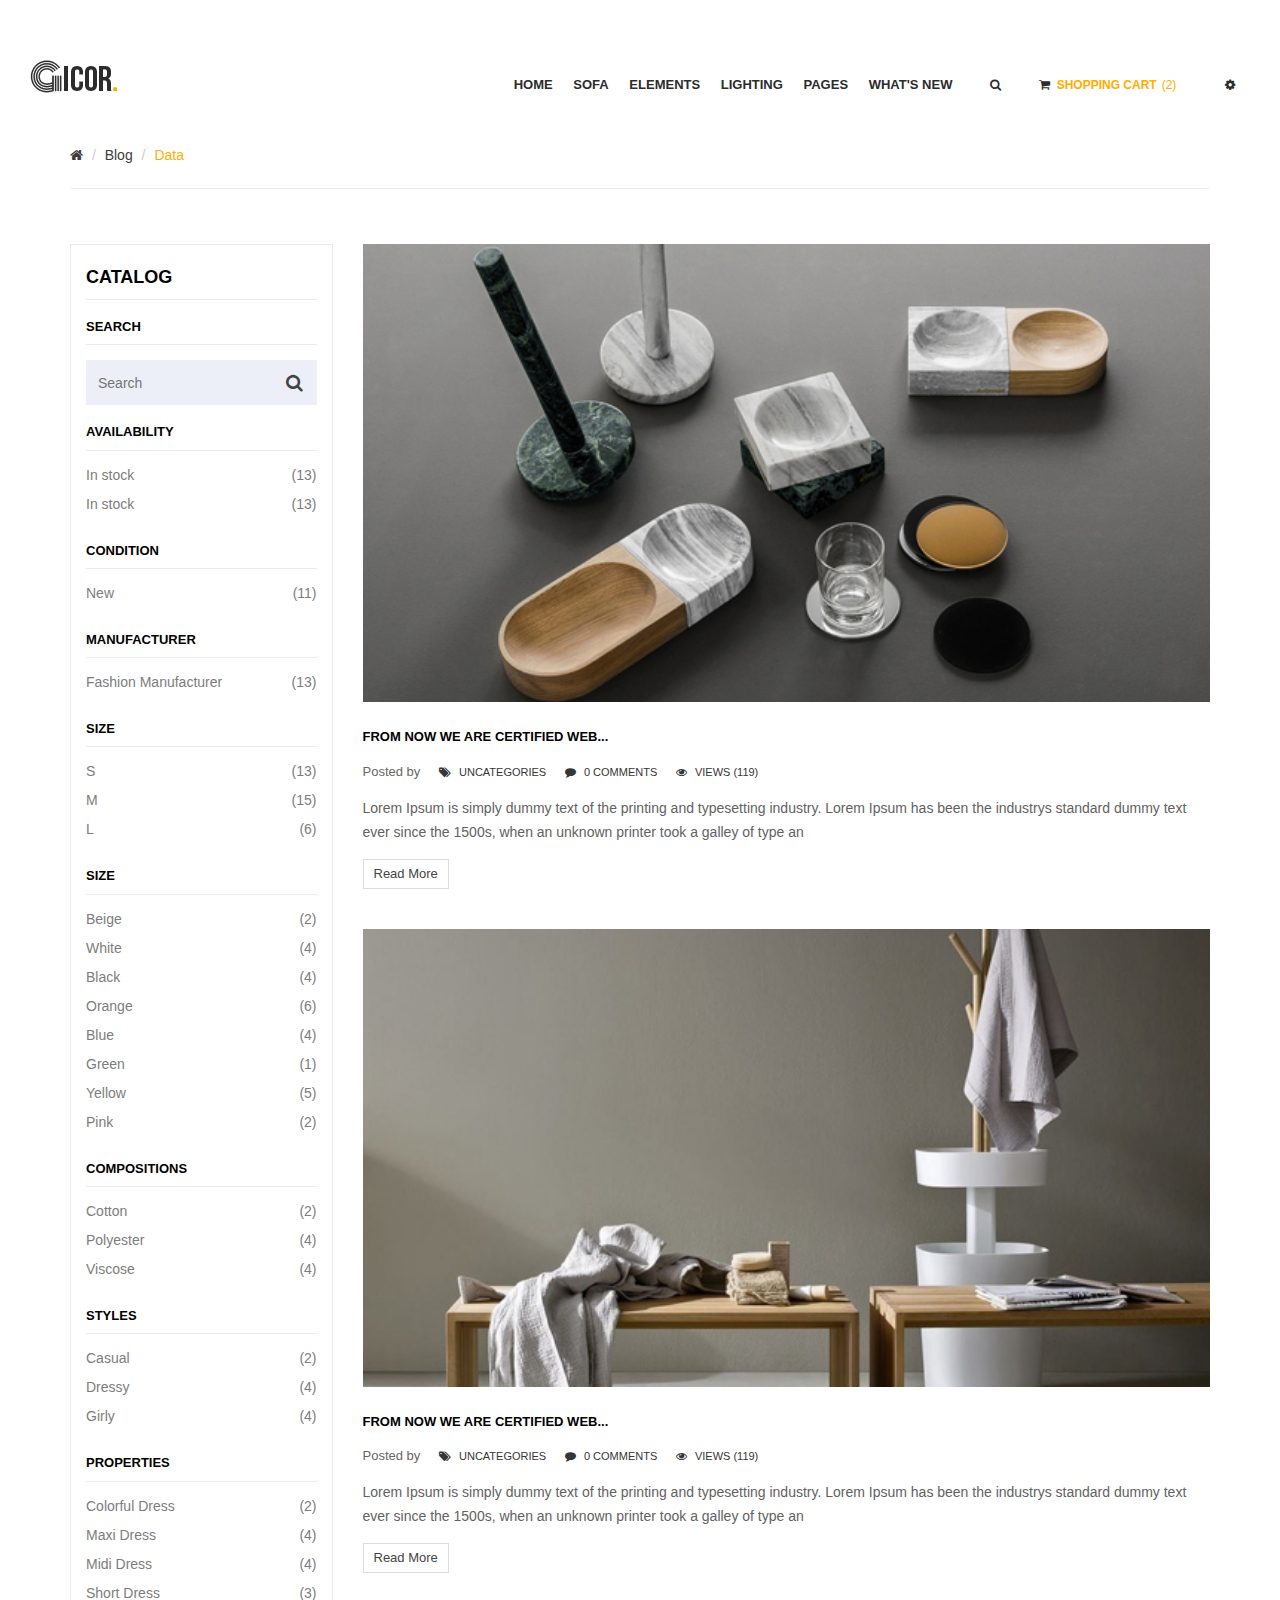
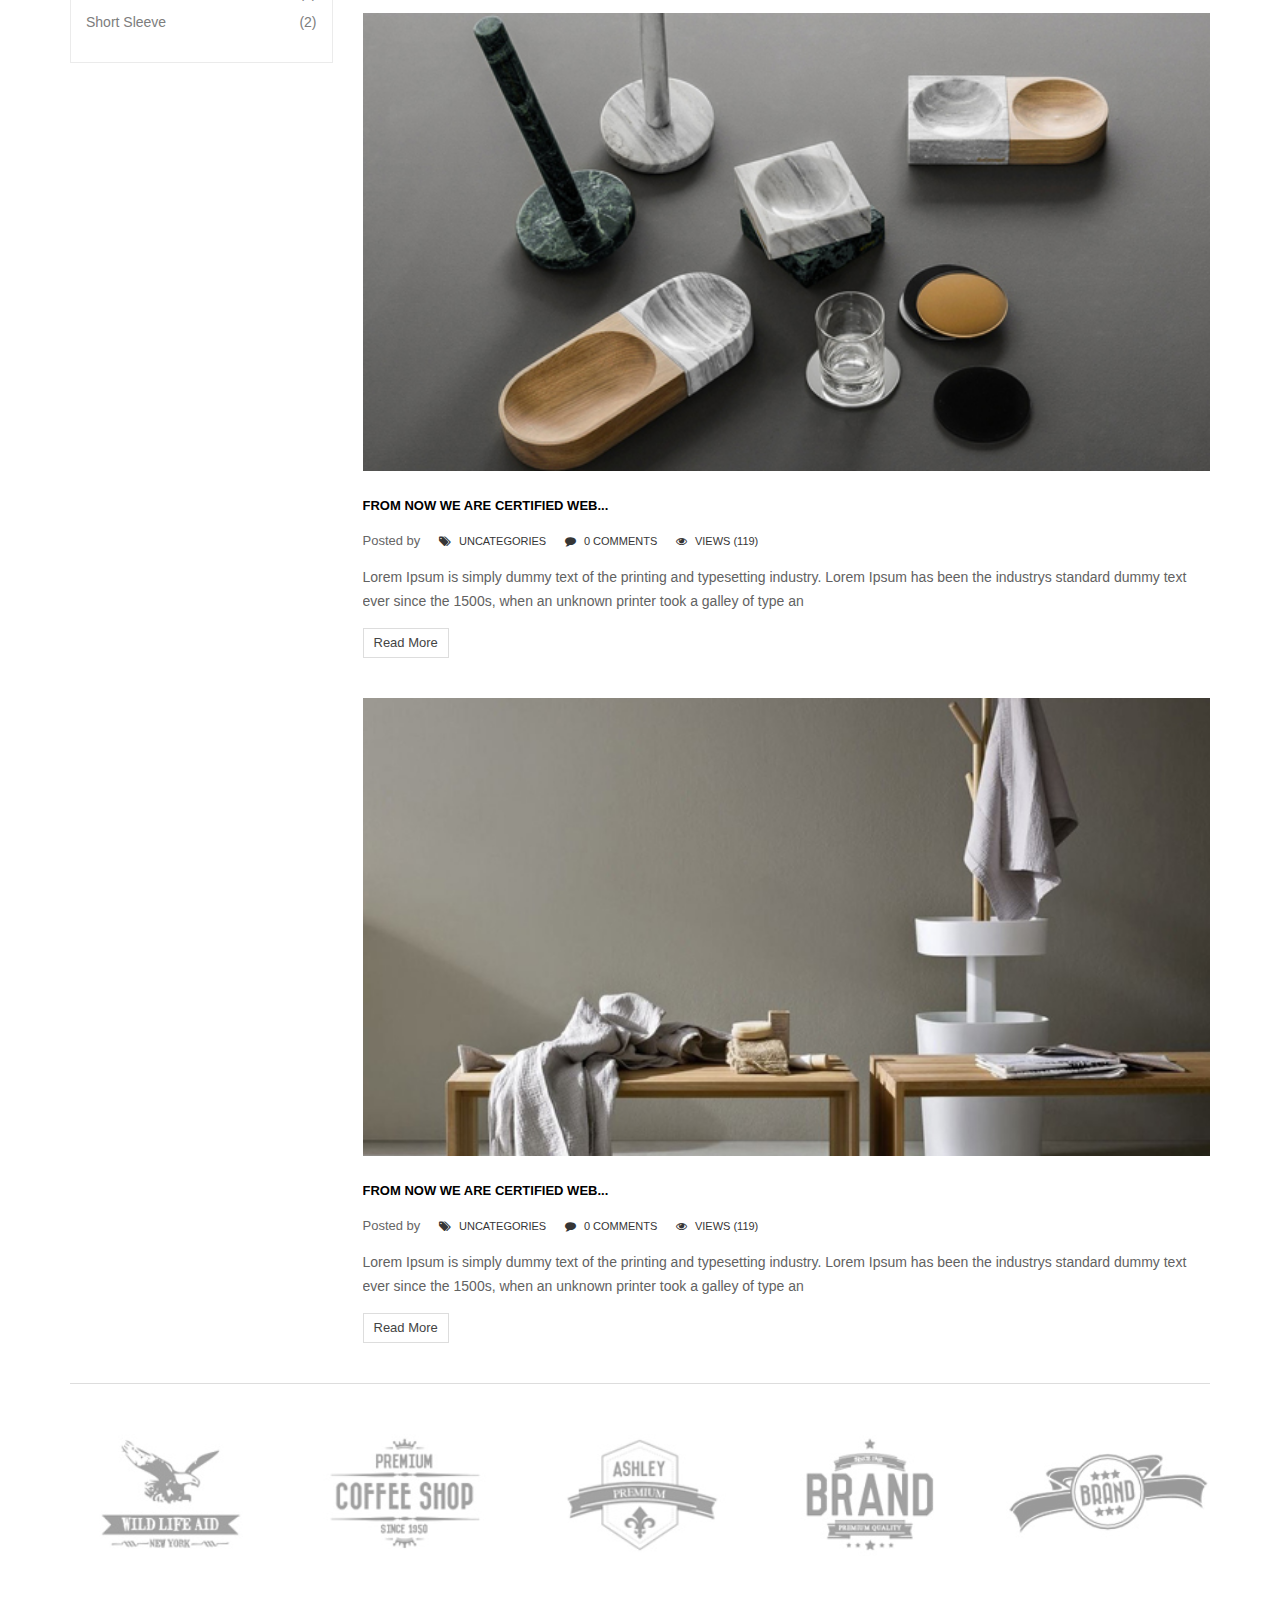
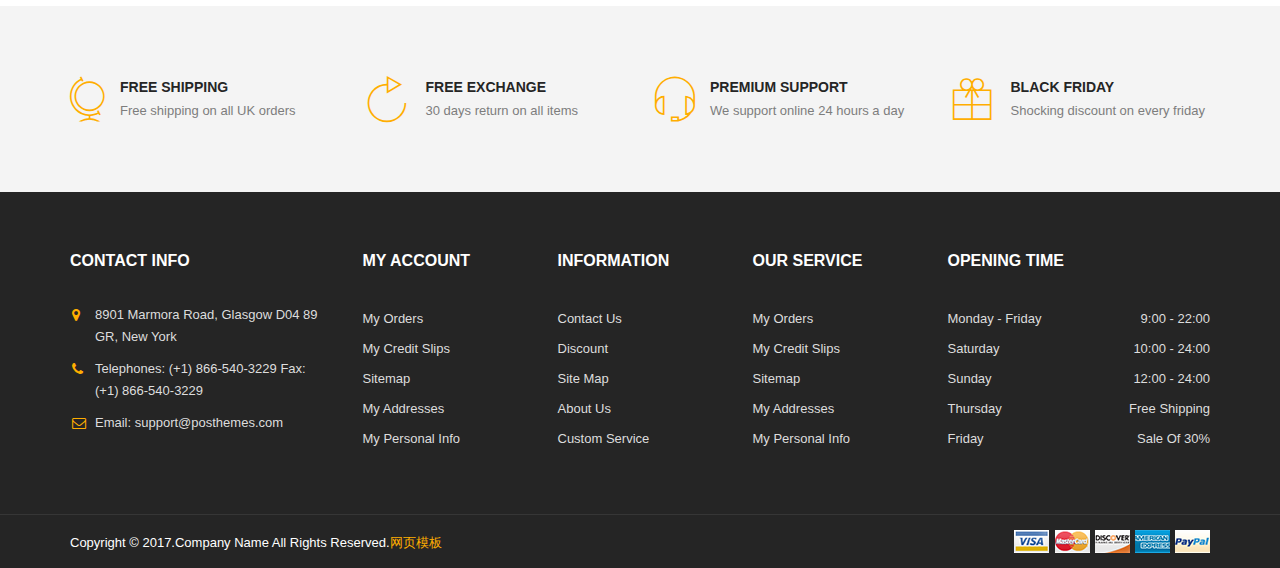
<file: src/main/webapp/statics/assets/blog.html>
﻿<!doctype html>
<html class="no-js" lang="en">
    <head>
        <meta charset="utf-8">
        <meta http-equiv="x-ua-compatible" content="ie=edge">
        <title>Blog</title>
        <meta name="description" content="">
        <meta name="viewport" content="width=device-width, initial-scale=1">
        <!-- favicon
        ============================================ -->		
        <link rel="shortcut icon" type="image/x-icon" href="img/favicon.png">

        <!-- All css files are included here. -->
        <!-- Bootstrap framework main css -->
        <link rel="stylesheet" href="css/bootstrap.min.css">
        <!-- This core.css file contents all plugings css file. -->
        <link rel="stylesheet" href="css/core.css">
        <!-- Theme shortcodes/elements style -->
        <link rel="stylesheet" href="css/shortcode/shortcodes.css">
        <!-- Theme main style -->
        <link rel="stylesheet" href="style.css">
        <!-- Responsive css -->
        <link rel="stylesheet" href="css/responsive.css">
        <!-- User style -->
        <link rel="stylesheet" href="css/custom.css">
        
        <!-- Modernizr JS -->
        <script src="js/vendor/modernizr-2.8.3.min.js"></script>
    </head>
    <body>
        <!--[if lt IE 8]>
        <p class="browserupgrade">You are using an <strong>outdated</strong> browser. Please <a href="http://browsehappy.com/">upgrade your browser</a> to improve your experience.</p>
        <![endif]-->  
        <!-- header start -->
        <header class="header-pos">
            <div class="header-area header-middle">
                <div class="container-fluid">
                    <div class="row">
                        <div class="col-md-2 col-sm-3 col-xs-12">
                            <div class="logo">
                                <a href="index.html"><img src="img/logo/logo.jpg" alt="" /></a>
                            </div>
                        </div>
                        <div class="col-md-10 col-sm-9 col-xs-12 text-right xs-center">
                            <div class="main-menu display-inline hidden-sm hidden-xs">
                                <nav>
                                    <ul>
                                        <li><a href="index.html">Home</a>
                                        </li>
                                        <li><a href="shop.html">Sofa</a></li>
                                        <li><a href="#">Elements</a></li>
                                        <li><a href="shop.html">Lighting</a></li>
                                        <li><a href="#">Pages</a></li>
                                        <li><a href="#">What's New</a></li>
                                    </ul>
                                </nav>
                            </div>
                            <div class="search-block-top display-inline">
                                <div class="icon-search"></div>
                                <div class="toogle-content">
                                    <form action="#" id="searchbox">
                                        <input type="text" placeholder="Search" />
                                        <button class="button-search"></button>
                                    </form>
                                </div> 
                            </div>
                            <div class="shopping-cart ml-20 display-inline">
                                <a href="cart.html"><b>shopping cart</b>(2)</a>
                                <ul>
                                    <li>
                                        <div class="cart-img">
                                            <a href="#"><img src="img/cart/1.jpg" alt="" /></a>
                                        </div>
                                        <div class="cart-content">
                                            <h3><a href="#"> 1 X Faded...</a> </h3>
                                            <span><b>S, Orange</b></span>
                                            <span class="cart-price">£ 16.84</span>
                                        </div>
                                        <div class="cart-del">
                                            <i class="fa fa-times-circle"></i>
                                        </div>
                                    </li>
                                    <li>
                                        <div class="cart-img">
                                            <a href="#"><img src="img/cart/1.jpg" alt="" /></a>
                                        </div>
                                        <div class="cart-content">
                                            <h3><a href="#"> 1 X Faded...</a> </h3>
                                            <span><b>S, Orange</b></span>
                                            <span class="cart-price">£ 16.84</span>
                                        </div>
                                        <div class="cart-del">
                                            <i class="fa fa-times-circle"></i>
                                        </div>
                                    </li>
                                    <li>
                                        <div class="shipping"> 
                                            <span class="f-left">Shipping </span>
                                            <span class="f-right cart-price"> $7.00</span>  
                                        </div>
                                        <hr class="shipping-border" />
                                        <div class="shipping">
                                            <span class="f-left"> Total </span>
                                            <span class="f-right cart-price">$692.00</span> 
                                        </div>
                                    </li>
                                    <li class="checkout m-0"><a href="#">checkout <i class="fa fa-angle-right"></i></a></li>
                                </ul>							
                            </div>
                            <div class="setting-menu display-inline">
                                <div class="icon-nav current"></div>
                                <ul class="content-nav toogle-content">
                                    <li class="currencies-block-top">
                                        <div class="current"><b>Currency : USD</b></div>
                                        <ul>
                                            <li><a href="#">Dollar (USD)</a></li>
                                            <li><a href="#">Pound (GBP)</a></li>
                                        </ul>
                                    </li>
                                    <li class="currencies-block-top">
                                        <div class="current"><b>English</b></div>
                                        <ul>
                                            <li><a href="#">English</a></li>
                                            <li><a href="#">اللغة العربية</a></li>
                                        </ul>
                                    </li>
                                    <li class="currencies-block-top">
                                        <div class="current"><b>My Account</b></div>
                                        <ul>
                                            <li><a href="#">My account</a></li>
                                            <li><a href="#">My wishlist</a></li>
                                            <li><a href="#">Checkout</a></li>
                                            <li><a href="#">Log in</a></li>
                                        </ul>
                                    </li>
                                </ul>
                            </div>
                        </div>
                    </div>
                </div>
            </div>
            <div class="mobile-menu-area visible-sm visible-xs">
                <div class="container-fluid">
                    <div class="row">
                        <div class="col-md-12">
                            <div class="mobile-menu">
                                <nav id="mobile-menu-active">
                                    <ul>
                                        <li><a href="#">Home</a></li>
                                        <li><a href="shop.html">Sofa</a></li>
                                        <li><a href="#">Elements</a></li>
                                        <li><a href="shop.html">Lighting</a></li>
                                        <li><a href="#">Pages</a></li>
                                        <li><a href="#">What's New</a></li>
                                    </ul>
                                </nav>							
                            </div>
                        </div>
                    </div>
                </div>
            </div>
        </header>
        <!-- header end -->
        <div class="space-custom"></div>
        <!-- breadcrumb start -->
        <div class="breadcrumb-area">
            <div class="container">
                <ol class="breadcrumb">
                    <li><a href="#"><i class="fa fa-home"></i></a></li>
                    <li><a href="#">blog</a></li>
                    <li class="active">Data</li>
                </ol>			
            </div>
        </div>
        <!-- breadcrumb end -->
        <!-- shop-area start -->
        <div class="blog-area">
            <div class="container">
                <div class="row">
                    <div class="col-md-3 col-sm-3 mb-40">
                        <div class="column">
                            <h2 class="title-block">Catalog</h2>
                            <div class="sidebar-widget">
                                <h3 class="sidebar-title">Search</h3>
                                <form action="#" id="search-blog">
                                    <input type="text" placeholder="Search" />
                                    <button><i class="fa fa-search"></i></button>
                                </form>
                            </div>						
                            <div class="sidebar-widget">
                                <h3 class="sidebar-title">Availability</h3>
                                <ul class="sidebar-menu">
                                    <li><a href="#">In stock <span>(13)</span></a></li>
                                    <li><a href="#">In stock <span>(13)</span></a></li>
                                </ul>
                            </div>
                            <div class="sidebar-widget">
                                <h3 class="sidebar-title">Condition</h3>
                                <ul class="sidebar-menu">
                                    <li><a href="#">New <span>(11)</span></a></li>
                                </ul>
                            </div>
                            <div class="sidebar-widget">
                                <h3 class="sidebar-title">Manufacturer</h3>
                                <ul class="sidebar-menu">
                                    <li><a href="#"> Fashion Manufacturer  <span>(13)</span></a></li>
                                </ul>
                            </div>
                            <div class="sidebar-widget">
                                <h3 class="sidebar-title">Size</h3>
                                <ul class="sidebar-menu">
                                    <li><a href="#"> S  <span>(13)</span></a></li>
                                    <li><a href="#"> M  <span>(15)</span></a></li>
                                    <li><a href="#"> L  <span>(6)</span></a></li>
                                </ul>
                            </div>
                            <div class="sidebar-widget">
                                <h3 class="sidebar-title">Size</h3>
                                <ul class="sidebar-menu">
                                    <li><a href="#"> Beige  <span>(2)</span></a></li>
                                    <li><a href="#"> White <span>(4)</span></a></li>
                                    <li><a href="#"> Black  <span>(4)</span></a></li>
                                    <li><a href="#"> Orange   <span>(6)</span></a></li>
                                    <li><a href="#"> Blue  <span>(4)</span></a></li>
                                    <li><a href="#"> Green  <span>(1)</span></a></li>
                                    <li><a href="#"> Yellow  <span>(5)</span></a></li>
                                    <li><a href="#">  Pink <span>(2)</span></a></li>
                                </ul>
                            </div>
                            <div class="sidebar-widget">
                                <h3 class="sidebar-title">Compositions</h3>
                                <ul class="sidebar-menu">
                                    <li><a href="#">  Cotton  <span>(2)</span></a></li>
                                    <li><a href="#"> Polyester <span>(4)</span></a></li>
                                    <li><a href="#"> Viscose  <span>(4)</span></a></li>
                                </ul>
                            </div>
                            <div class="sidebar-widget">
                                <h3 class="sidebar-title">Styles</h3>
                                <ul class="sidebar-menu">
                                    <li><a href="#">   Casual  <span>(2)</span></a></li>
                                    <li><a href="#"> Dressy  <span>(4)</span></a></li>
                                    <li><a href="#"> Girly  <span>(4)</span></a></li>
                                </ul>
                            </div>
                            <div class="sidebar-widget">
                                <h3 class="sidebar-title">Properties</h3>
                                <ul class="sidebar-menu">
                                    <li><a href="#">Colorful Dress <span>(2)</span></a></li>
                                    <li><a href="#">Maxi Dress <span>(4)</span></a></li>
                                    <li><a href="#">Midi Dress <span>(4)</span></a></li>
                                    <li><a href="#">Short Dress <span>(3)</span></a></li>
                                    <li><a href="#">Short Sleeve <span>(2)</span></a></li>
                                </ul>
                            </div>
                        </div>
                    </div>
                    <div class="col-md-9 col-sm-9">
                        <div class="blog-wrapper blog-main mb-40">
                            <div class="blog-img">
                                <a href="#"><img alt="" src="img/blog/1.jpg"></a>
                            </div>
                            <div class="blog-info">
                                <h3><a href="#">From Now we are certified web...</a></h3>
                                <div class="blog-meta blog-large">
                                    Posted by 
                                    <span><a href="#"><i class="fa fa-tags" aria-hidden="true"></i> Uncategories</a></span>
                                    <span><a href="#"><i class="fa fa-comment" aria-hidden="true"></i> 0 Comments</a></span>
                                    <span><a href="#"><i class="fa fa-eye" aria-hidden="true"></i> views (119)</a></span>
                                </div>
                                <p>Lorem Ipsum is simply dummy text of the printing and typesetting industry. Lorem Ipsum has been the industrys standard dummy text ever since the 1500s, when an unknown printer took a galley of type an</p>
                                <div class="read-more">
                                    <a href="#">Read More </a>
                                </div>
                            </div>
                        </div>
                        <div class="blog-wrapper blog-main mb-40">
                            <div class="blog-img">
                                <a href="#"><img alt="" src="img/blog/2.jpg"></a>
                            </div>
                            <div class="blog-info">
                                <h3><a href="#">From Now we are certified web...</a></h3>
                                <div class="blog-meta blog-large">
                                    Posted by 
                                    <span><a href="#"><i class="fa fa-tags" aria-hidden="true"></i> Uncategories</a></span>
                                    <span><a href="#"><i class="fa fa-comment" aria-hidden="true"></i> 0 Comments</a></span>
                                    <span><a href="#"><i class="fa fa-eye" aria-hidden="true"></i> views (119)</a></span>
                                </div>
                                <p>Lorem Ipsum is simply dummy text of the printing and typesetting industry. Lorem Ipsum has been the industrys standard dummy text ever since the 1500s, when an unknown printer took a galley of type an</p>
                                <div class="read-more">
                                    <a href="#">Read More </a>
                                </div>
                            </div>
                        </div>
                        <div class="blog-wrapper blog-main mb-40">
                            <div class="blog-img">
                                <a href="#"><img alt="" src="img/blog/3.jpg"></a>
                            </div>
                            <div class="blog-info">
                                <h3><a href="#">From Now we are certified web...</a></h3>
                                <div class="blog-meta blog-large">
                                    Posted by 
                                    <span><a href="#"><i class="fa fa-tags" aria-hidden="true"></i> Uncategories</a></span>
                                    <span><a href="#"><i class="fa fa-comment" aria-hidden="true"></i> 0 Comments</a></span>
                                    <span><a href="#"><i class="fa fa-eye" aria-hidden="true"></i> views (119)</a></span>
                                </div>
                                <p>Lorem Ipsum is simply dummy text of the printing and typesetting industry. Lorem Ipsum has been the industrys standard dummy text ever since the 1500s, when an unknown printer took a galley of type an</p>
                                <div class="read-more">
                                    <a href="#">Read More </a>
                                </div>
                            </div>
                        </div>
                        <div class="blog-wrapper blog-main mb-40">
                            <div class="blog-img">
                                <a href="#"><img alt="" src="img/blog/4.jpg"></a>
                            </div>
                            <div class="blog-info">
                                <h3><a href="#">From Now we are certified web...</a></h3>
                                <div class="blog-meta blog-large">
                                    Posted by 
                                    <span><a href="#"><i class="fa fa-tags" aria-hidden="true"></i> Uncategories</a></span>
                                    <span><a href="#"><i class="fa fa-comment" aria-hidden="true"></i> 0 Comments</a></span>
                                    <span><a href="#"><i class="fa fa-eye" aria-hidden="true"></i> views (119)</a></span>
                                </div>
                                <p>Lorem Ipsum is simply dummy text of the printing and typesetting industry. Lorem Ipsum has been the industrys standard dummy text ever since the 1500s, when an unknown printer took a galley of type an</p>
                                <div class="read-more">
                                    <a href="#">Read More </a>
                                </div>
                            </div>
                        </div>
                    </div>
                </div>
            </div>
        </div>
        <!-- shop-area end -->
        <!-- brand-area start -->
        <div class="brand-area">
            <div class="container">
                <div class="brand-sep ptb-50">
                    <div class="row">
                        <div class="brand-active">
                            <div class="col-lg-12">
                                <div class="single-brand">
                                    <a href="#"><img src="img/brand/1.jpg" alt="" /></a>
                                </div>
                            </div>
                            <div class="col-lg-12">
                                <div class="single-brand">
                                    <a href="#"><img src="img/brand/2.jpg" alt="" /></a>
                                </div>
                            </div>
                            <div class="col-lg-12">
                                <div class="single-brand">
                                    <a href="#"><img src="img/brand/3.jpg" alt="" /></a>
                                </div>
                            </div>
                            <div class="col-lg-12">
                                <div class="single-brand">
                                    <a href="#"><img src="img/brand/4.jpg" alt="" /></a>
                                </div>
                            </div>
                            <div class="col-lg-12">
                                <div class="single-brand">
                                    <a href="#"><img src="img/brand/5.jpg" alt="" /></a>
                                </div>
                            </div>
                            <div class="col-lg-12">
                                <div class="single-brand">
                                    <a href="#"><img src="img/brand/1.jpg" alt="" /></a>
                                </div>
                            </div>
                            <div class="col-lg-12">
                                <div class="single-brand">
                                    <a href="#"><img src="img/brand/2.jpg" alt="" /></a>
                                </div>
                            </div>
                        </div>
                    </div>
                </div>
            </div>
        </div>
        <!-- brand-area end -->
        <!-- service-area start -->
        <div class="service-area pt-70 pb-40 gray-bg">
            <div class="container">
                <div class="row">
                    <div class="col-md-3 col-sm-6">
                        <div class="single-service mb-30">
                            <div class="service-icon">
                                <i class="pe-7s-world"></i>
                            </div>
                            <div class="service-title">
                                <h3>FREE SHIPPING</h3>
                                <p>Free shipping on all UK orders</p>
                            </div>
                        </div>
                    </div>
                    <div class="col-md-3 col-sm-6">
                        <div class="single-service mb-30">
                            <div class="service-icon">
                                <i class="pe-7s-refresh"></i>
                            </div>
                            <div class="service-title">
                                <h3>FREE EXCHANGE</h3>
                                <p>30 days return on all items</p>
                            </div>
                        </div>
                    </div>
                    <div class="col-md-3 col-sm-6">
                        <div class="single-service mb-30 sm-mrg">
                            <div class="service-icon">
                                <i class="pe-7s-headphones"></i>
                            </div>
                            <div class="service-title">
                                <h3>PREMIUM SUPPORT</h3>
                                <p>We support online 24 hours a day</p>
                            </div>
                        </div>
                    </div>
                    <div class="col-md-3 col-sm-6">
                        <div class="single-service mb-30 xs-mrg sm-mrg">
                            <div class="service-icon">
                                <i class="pe-7s-gift"></i>
                            </div>
                            <div class="service-title">
                                <h3>BLACK FRIDAY</h3>
                                <p>Shocking discount on every friday</p>
                            </div>
                        </div>
                    </div>
                </div>
            </div>
        </div>
        <!-- service-area end -->
        <!-- footer start -->
        <footer class="black-bg">
            <div class="footer-top-area ptb-60">
                <div class="container">
                    <div class="row">
                        <div class="col-md-3 col-sm-4">
                            <div class="footer-widget">
                                <h3 class="footer-title">Contact info</h3>
                                <div class="footer-contact">
                                    <ul>
                                        <li><em class="fa fa-map-marker"></em>8901 Marmora Road, Glasgow <span>D04 89 GR, New York</span></li>
                                        <li><em class="fa fa-phone"></em>Telephones: (+1) 866-540-3229 <span>Fax: (+1) 866-540-3229</span></li>
                                        <li><em class="fa fa-envelope-o"></em>Email: support@posthemes.com</li>
                                    </ul>
                                </div>							
                            </div>
                        </div>
                        <div class="col-md-2 col-sm-4">
                            <div class="footer-widget">
                                <h3 class="footer-title">My account</h3>
                                <ul class="block-content">
                                    <li><a href="#">My orders</a></li>
                                    <li><a href="#">My credit slips</a></li>
                                    <li><a href="#">Sitemap</a></li>
                                    <li><a href="#">My addresses</a></li>
                                    <li><a href="#">My personal info</a></li>	
                                </ul>							
                            </div>					
                        </div>
                        <div class="col-md-2 col-sm-4">
                            <div class="footer-widget">
                                <h3 class="footer-title">Information</h3>
                                <ul class="block-content">
                                    <li><a href="#">Contact us</a></li>
                                    <li><a href="#">Discount</a></li>
                                    <li><a href="#">Site map</a></li>
                                    <li><a href="#">About us</a></li>	
                                    <li><a href="#">Custom service</a></li>									
                                </ul>							
                            </div>					
                        </div>
                        <div class="col-md-2 col-sm-4">
                            <div class="footer-widget">
                                <h3 class="footer-title">OUR SERVICE</h3>
                                <ul class="block-content">
                                    <li><a href="#">My orders</a></li>
                                    <li><a href="#">My credit slips</a></li>
                                    <li><a href="#">Sitemap</a></li>
                                    <li><a href="#">My addresses</a></li>
                                    <li><a href="#">My personal info</a></li>	
                                </ul>							
                            </div>					
                        </div>
                        <div class="col-md-3 col-sm-4">
                            <div class="footer-widget">
                                <h3 class="footer-title">OPENING TIME</h3>
                                <div class="footer-time">
                                    <p><span class="ft-content"><span class="day">Monday - Friday</span><span class="time">9:00 - 22:00</span></span></p>
                                    <p><span class="ft-content"><span class="day">Saturday</span><span class="time">10:00 - 24:00</span></span></p>
                                    <p><span class="ft-content"><span class="day">Sunday</span><span class="time">12:00 - 24:00</span></span></p>
                                    <p><span class="ft-content"><span class="day">Thursday</span><span class="time">Free Shipping</span></span></p>
                                    <p><span class="ft-content"><span class="day">Friday</span><span class="time">sale of 30%</span></span></p>
                                </div>							
                            </div>					
                        </div>
                    </div>
                </div>
            </div>
            <!-- footer-bootom-area start -->
            <div class="footer-bootom-area ptb-15">
                <div class="container">
                    <div class="row">
                        <div class="col-md-6 col-sm-6 col-xs-12">
                            <div class="copyright">
                                <p>Copyright &copy; 2017.Company name All rights reserved.<a target="_blank" href="http://sc.chinaz.com/moban/">&#x7F51;&#x9875;&#x6A21;&#x677F;</a></p>
                            </div>
                        </div>
                        <div class="col-md-6 col-sm-6 col-xs-12">
                            <div class="payment">
                                <img src="img/payment.png" alt="" />
                            </div>
                        </div>
                    </div>
                </div>
            </div>
            <!-- footer-bootom-area end -->
        </footer>
        <!-- footer end -->
        <!-- Modal -->
        <div class="modal fade" id="productModal" tabindex="-1" role="dialog">
            <div class="modal-dialog" role="document">
                <div class="modal-content">
                    <div class="modal-header">
                        <button type="button" class="close" data-dismiss="modal" aria-label="Close"><span aria-hidden="true">x</span></button>
                    </div>
                    <div class="modal-body">
                        <div class="modal-img">
                            <a href="shop.html"><img src="img/product/1.jpg" alt="" /></a>
                        </div>
                        <div class="modal-pro-content">
                            <h3><a href="#">Phasellus Vel Hendrerit</a></h3>
                            <div class="pro-rating">
                                <i class="fa fa-star"></i>
                                <i class="fa fa-star"></i>
                                <i class="fa fa-star"></i>
                                <i class="fa fa-star"></i>
                                <i class="fa fa-star-o"></i>
                            </div>
                            <span>(2 customer reviews)</span>
                            <div class="price">
                                <span>$70.00</span>
                                <span class="old">$80.11</span>
                            </div>
                            <p>Pellentesque habitant morbi tristique senectus et netus et malesuada fames ac turpis egestas. Vestibulum tortor quam, feugiat vitae, ultricies eget, tempor sit amet.</p>	
                            <form action="#">
                                <input type="number" value="1" />
                                <button>Add to cart</button>
                            </form>
                            <div class="product_meta">
                                <span class="posted_in">Categories: <a rel="tag" href="#">Albums</a>, <a rel="tag" href="#">Music</a></span> <span class="tagged_as">Tags: <a rel="tag" href="#">Albums</a>, <a rel="tag" href="#">Music</a></span> 
                            </div>
                            <div class="social">
                                <a href="#"><i class="fa fa-facebook"></i></a>
                                <a href="#"><i class="fa fa-twitter"></i></a>
                                <a href="#"><i class="fa fa-google-plus"></i></a>
                                <a href="#"><i class="fa fa-instagram"></i></a>
                                <a href="#"><i class="fa fa-pinterest"></i></a>
                            </div>
                        </div>
                    </div>
                </div>
            </div>
        </div>
        <!-- Modal end -->
        
        
        
        <!-- jquery latest version -->
        <script src="js/vendor/jquery-1.12.0.min.js"></script>
        <!-- Bootstrap framework js -->
        <script src="js/bootstrap.min.js"></script>
        <!-- ajax-mail js -->
        <script src="js/ajax-mail.js"></script>
        <!-- owl.carousel js -->
        <script src="js/owl.carousel.min.js"></script>
        <!-- owl.carousel js -->
        <script src="js/jquery-ui.min.js"></script>
        <!-- jquery.nivo.slider js -->
        <script src="js/jquery.nivo.slider.pack.js"></script>
        <!-- All js plugins included in this file. -->
        <script src="js/plugins.js"></script>
        <!-- Main js file that contents all jQuery plugins activation. -->
        <script src="js/main.js"></script>
    </body>
</html>
</file>
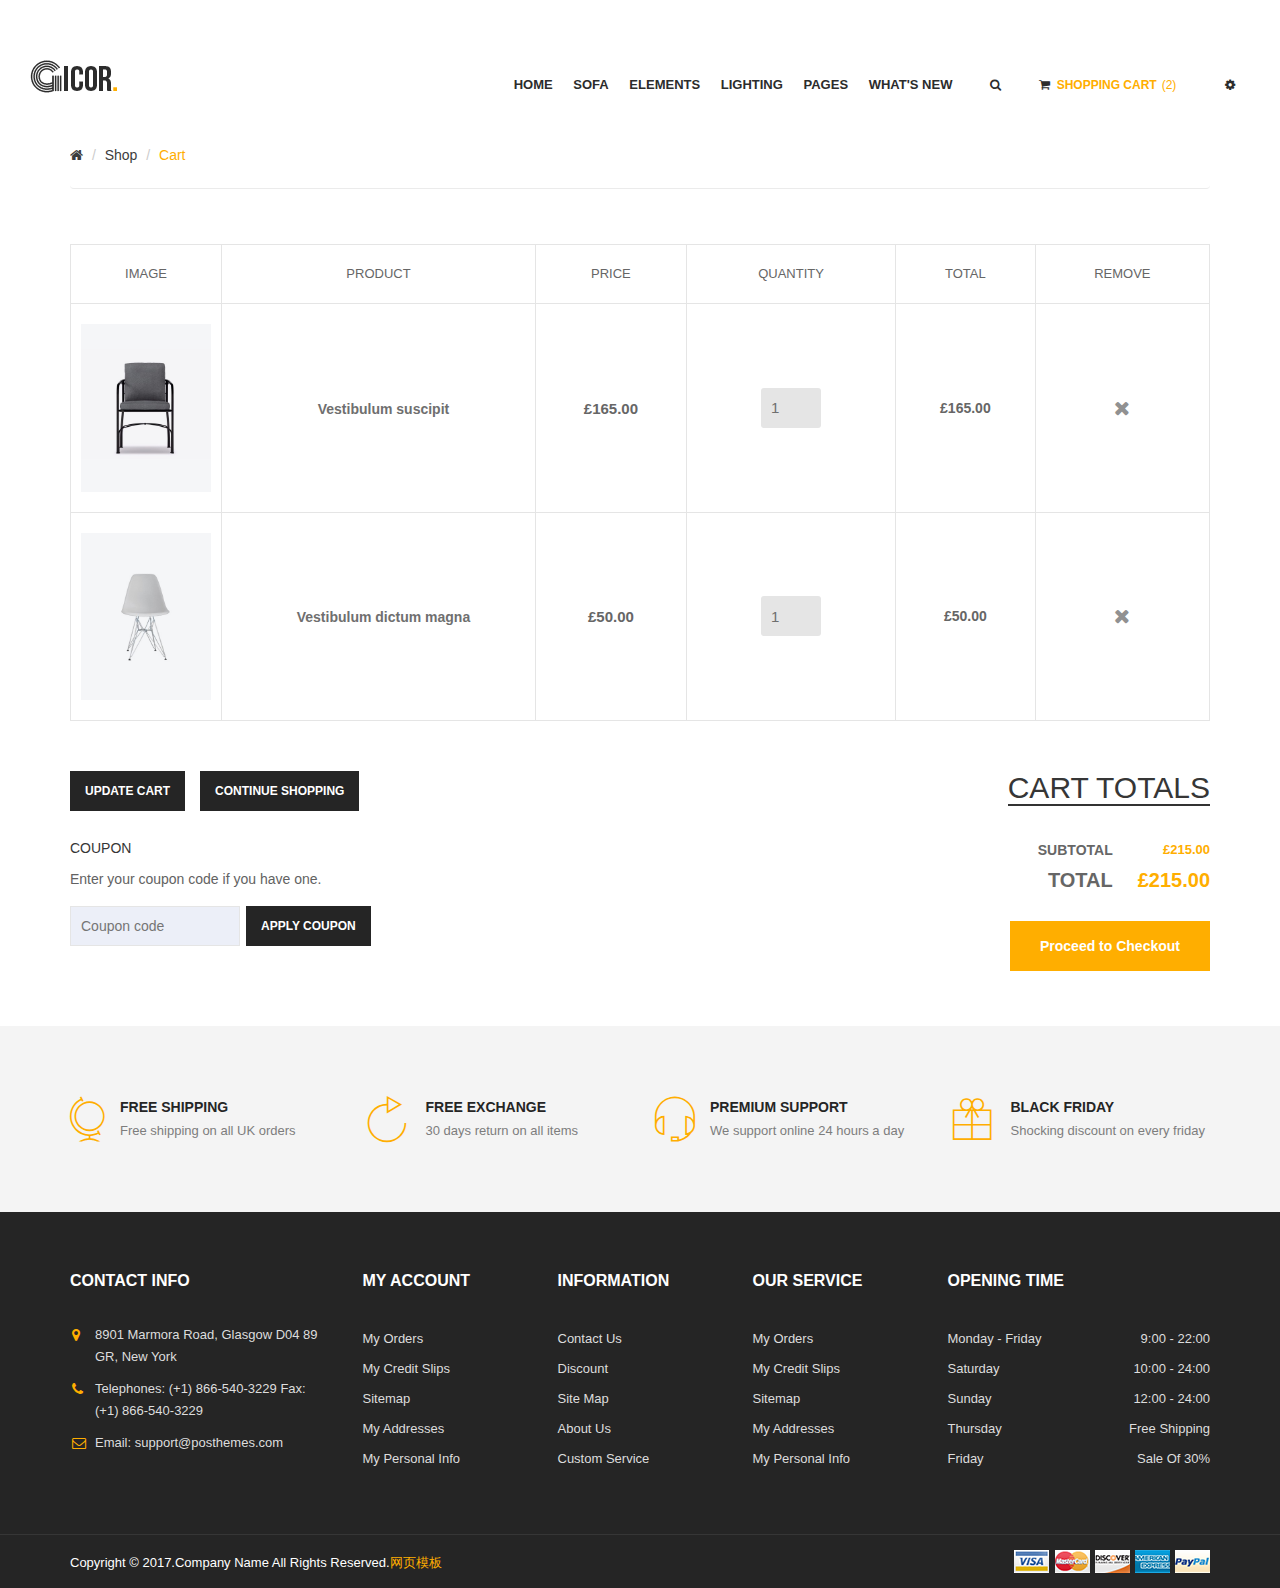
<file: src/main/webapp/statics/assets/cart.html>
﻿<!doctype html>
<html class="no-js" lang="en">

<head>
    <meta charset="utf-8">
    <meta http-equiv="x-ua-compatible" content="ie=edge">
    <title>Cart</title>
    <meta name="description" content="">
    <meta name="viewport" content="width=device-width, initial-scale=1">
    <!-- favicon
    ============================================ -->		
    <link rel="shortcut icon" type="image/x-icon" href="img/favicon.png">
    
    <!-- All css files are included here. -->
    <!-- Bootstrap framework main css -->
    <link rel="stylesheet" href="css/bootstrap.min.css">
    <!-- This core.css file contents all plugings css file. -->
    <link rel="stylesheet" href="css/core.css">
    <!-- Theme shortcodes/elements style -->
    <link rel="stylesheet" href="css/shortcode/shortcodes.css">
    <!-- Theme main style -->
    <link rel="stylesheet" href="style.css">
    <!-- Responsive css -->
    <link rel="stylesheet" href="css/responsive.css">
    <!-- User style -->
    <link rel="stylesheet" href="css/custom.css">
    
    <!-- Modernizr JS -->
    <script src="js/vendor/modernizr-2.8.3.min.js"></script>
</head>

<body>
    <!--[if lt IE 8]>
    <p class="browserupgrade">You are using an <strong>outdated</strong> browser. Please <a href="http://browsehappy.com/">upgrade your browser</a> to improve your experience.</p>
    <![endif]-->  
	<!-- header start -->
	<header class="header-pos blg">
		<div class="header-area header-middle">
			<div class="container-fluid">
				<div class="row">
					<div class="col-md-2 col-sm-3 col-xs-12">
						<div class="logo">
							<a href="index.html"><img src="img/logo/logo.jpg" alt="" /></a>
						</div>
					</div>
					<div class="col-md-10 col-sm-9 col-xs-12 text-right xs-center">
						<div class="main-menu display-inline hidden-sm hidden-xs">
							<nav>
								<ul>
									<li><a href="index.html">Home</a></li>
									<li><a href="shop.html">Sofa</a></li>
									<li><a href="#">Elements</a></li>
									<li><a href="shop.html">Lighting</a></li>
									<li><a href="#">Pages</a></li>
									<li><a href="#">What's New</a></li>
								</ul>
							</nav>
						</div>
						<div class="search-block-top display-inline">
							<div class="icon-search"></div>
							<div class="toogle-content">
								<form action="#" id="searchbox">
									<input type="text" placeholder="Search" />
									<button class="button-search"></button>
								</form>
							</div> 
						</div>
						<div class="shopping-cart ml-20 display-inline">
							<a href="cart.html"><b>shopping cart</b>(2)</a>
							<ul>
								<li>
									<div class="cart-img">
										<a href="#"><img src="img/cart/1.jpg" alt="" /></a>
									</div>
									<div class="cart-content">
										<h3><a href="#"> 1 X Faded...</a> </h3>
										<span><b>S, Orange</b></span>
										<span class="cart-price">£ 16.84</span>
									</div>
									<div class="cart-del">
										<i class="fa fa-times-circle"></i>
									</div>
								</li>
								<li>
									<div class="cart-img">
										<a href="#"><img src="img/cart/1.jpg" alt="" /></a>
									</div>
									<div class="cart-content">
										<h3><a href="#"> 1 X Faded...</a> </h3>
										<span><b>S, Orange</b></span>
										<span class="cart-price">£ 16.84</span>
									</div>
									<div class="cart-del">
										<i class="fa fa-times-circle"></i>
									</div>
								</li>
								<li>
									<div class="shipping"> 
										<span class="f-left">Shipping </span>
										<span class="f-right cart-price"> $7.00</span>  
									</div>
									<hr class="shipping-border" />
									<div class="shipping">
										<span class="f-left"> Total </span>
										<span class="f-right cart-price">$692.00</span> 
									</div>
								</li>
								<li class="checkout m-0"><a href="#">checkout <i class="fa fa-angle-right"></i></a></li>
							</ul>							
						</div>
						<div class="setting-menu display-inline">
							<div class="icon-nav current"></div>
							<ul class="content-nav toogle-content">
								<li class="currencies-block-top">
									<div class="current"><b>Currency : USD</b></div>
									<ul>
										<li><a href="#">Dollar (USD)</a></li>
										<li><a href="#">Pound (GBP)</a></li>
									</ul>
								</li>
								<li class="currencies-block-top">
									<div class="current"><b>English</b></div>
									<ul>
										<li><a href="#">English</a></li>
										<li><a href="#">اللغة العربية</a></li>
									</ul>
								</li>
								<li class="currencies-block-top">
									<div class="current"><b>My Account</b></div>
									<ul>
										<li><a href="#">My account</a></li>
										<li><a href="#">My wishlist</a></li>
										<li><a href="#">Checkout</a></li>
										<li><a href="#">Log in</a></li>
									</ul>
								</li>
							</ul>
						</div>
					</div>
				</div>
			</div>
		</div>
		<div class="mobile-menu-area visible-sm visible-xs">
			<div class="container-fluid">
				<div class="row">
					<div class="col-md-12">
						<div class="mobile-menu">
							<nav id="mobile-menu-active">
								<ul>
									<li><a href="#">Home</a></li>
									<li><a href="shop.html">Sofa</a></li>
									<li><a href="#">Elements</a></li>
									<li><a href="shop.html">Lighting</a></li>
									<li><a href="#">Pages</a></li>
									<li><a href="#">What's New</a></li>
								</ul>
							</nav>							
						</div>
					</div>
				</div>
			</div>
		</div>
	</header>
	<!-- header end -->
	<div class="space-custom"></div>
	<!-- breadcrumb start -->
	<div class="breadcrumb-area">
		<div class="container">
			<ol class="breadcrumb">
                <li><a href="#"><i class="fa fa-home"></i></a></li>
                <li><a href="#">Shop</a></li>
                <li class="active">Cart</li>
			</ol>			
		</div>
	</div>
	<!-- breadcrumb end -->
	<!-- cart-main-area start -->
	<div class="cart-main-area">
		<div class="container">
			<div class="row">
				<div class="col-md-12 col-sm-12 col-xs-12">
					<form action="#">				
						<div class="table-content table-responsive">
							<table>
								<thead>
									<tr>
										<th class="product-thumbnail">Image</th>
										<th class="product-name">Product</th>
										<th class="product-price">Price</th>
										<th class="product-quantity">Quantity</th>
										<th class="product-subtotal">Total</th>
										<th class="product-remove">Remove</th>
									</tr>
								</thead>
								<tbody>
									<tr>
										<td class="product-thumbnail"><a href="#"><img src="img/product/1.jpg" alt="" /></a></td>
										<td class="product-name"><a href="#">Vestibulum suscipit</a></td>
										<td class="product-price"><span class="amount">£165.00</span></td>
										<td class="product-quantity"><input type="number" value="1" /></td>
										<td class="product-subtotal">£165.00</td>
										<td class="product-remove"><a href="#"><i class="fa fa-times"></i></a></td>
									</tr>
									<tr>
										<td class="product-thumbnail"><a href="#"><img src="img/product/2.jpg" alt="" /></a></td>
										<td class="product-name"><a href="#">Vestibulum dictum magna</a></td>
										<td class="product-price"><span class="amount">£50.00</span></td>
										<td class="product-quantity"><input type="number" value="1" /></td>
										<td class="product-subtotal">£50.00</td>
										<td class="product-remove"><a href="#"><i class="fa fa-times"></i></a></td>
									</tr>
								</tbody>
							</table>
						</div>
						<div class="row">
							<div class="col-md-8 col-sm-7 col-xs-12">
								<div class="buttons-cart">
									<input type="submit" value="Update Cart" />
									<a href="#">Continue Shopping</a>
								</div>
								<div class="coupon">
									<h3>Coupon</h3>
									<p>Enter your coupon code if you have one.</p>
									<input type="text" placeholder="Coupon code" />
									<input type="submit" value="Apply Coupon" />
								</div>
							</div>
							<div class="col-md-4 col-sm-5 col-xs-12">
								<div class="cart_totals">
									<h2>Cart Totals</h2>
									<table>
										<tbody>
											<tr class="cart-subtotal">
												<th>Subtotal</th>
												<td><span class="amount">£215.00</span></td>
											</tr>
											<tr class="order-total">
												<th>Total</th>
												<td>
													<strong><span class="amount">£215.00</span></strong>
												</td>
											</tr>											
										</tbody>
									</table>
									<div class="wc-proceed-to-checkout">
										<a href="#">Proceed to Checkout</a>
									</div>
								</div>
							</div>
						</div>
					</form>	
				</div>
			</div>
		</div>
	</div>
	<!-- cart-main-area end -->	
	<!-- service-area start -->
	<div class="service-area pt-70 pb-40 gray-bg">
		<div class="container">
			<div class="row">
				<div class="col-md-3 col-sm-6">
					<div class="single-service mb-30">
						<div class="service-icon">
							<i class="pe-7s-world"></i>
						</div>
						<div class="service-title">
							<h3>FREE SHIPPING</h3>
							<p>Free shipping on all UK orders</p>
						</div>
					</div>
				</div>
				<div class="col-md-3 col-sm-6">
					<div class="single-service mb-30">
						<div class="service-icon">
							<i class="pe-7s-refresh"></i>
						</div>
						<div class="service-title">
							<h3>FREE EXCHANGE</h3>
							<p>30 days return on all items</p>
						</div>
					</div>
				</div>
				<div class="col-md-3 col-sm-6">
					<div class="single-service mb-30 sm-mrg">
						<div class="service-icon">
							<i class="pe-7s-headphones"></i>
						</div>
						<div class="service-title">
							<h3>PREMIUM SUPPORT</h3>
							<p>We support online 24 hours a day</p>
						</div>
					</div>
				</div>
				<div class="col-md-3 col-sm-6">
					<div class="single-service mb-30 xs-mrg sm-mrg">
						<div class="service-icon">
							<i class="pe-7s-gift"></i>
						</div>
						<div class="service-title">
							<h3>BLACK FRIDAY</h3>
							<p>Shocking discount on every friday</p>
						</div>
					</div>
				</div>
			</div>
		</div>
	</div>
	<!-- service-area end -->
	<!-- footer start -->
	<footer class="black-bg">
		<div class="footer-top-area ptb-60">
			<div class="container">
				<div class="row">
					<div class="col-md-3 col-sm-4">
						<div class="footer-widget">
							<h3 class="footer-title">Contact info</h3>
							<div class="footer-contact">
								<ul>
									<li><em class="fa fa-map-marker"></em>8901 Marmora Road, Glasgow <span>D04 89 GR, New York</span></li>
									<li><em class="fa fa-phone"></em>Telephones: (+1) 866-540-3229 <span>Fax: (+1) 866-540-3229</span></li>
									<li><em class="fa fa-envelope-o"></em>Email: support@posthemes.com</li>
								</ul>
							</div>							
						</div>
					</div>
					<div class="col-md-2 col-sm-4">
						<div class="footer-widget">
							<h3 class="footer-title">My account</h3>
							<ul class="block-content">
								<li><a href="#">My orders</a></li>
								<li><a href="#">My credit slips</a></li>
								<li><a href="#">Sitemap</a></li>
								<li><a href="#">My addresses</a></li>
								<li><a href="#">My personal info</a></li>	
							</ul>							
						</div>					
					</div>
					<div class="col-md-2 col-sm-4">
						<div class="footer-widget">
							<h3 class="footer-title">Information</h3>
							<ul class="block-content">
								<li><a href="#">Contact us</a></li>
								<li><a href="#">Discount</a></li>
								<li><a href="#">Site map</a></li>
								<li><a href="#">About us</a></li>	
								<li><a href="#">Custom service</a></li>									
							</ul>							
						</div>					
					</div>
					<div class="col-md-2 col-sm-4 footer-sm">
						<div class="footer-widget">
							<h3 class="footer-title">OUR SERVICE</h3>
							<ul class="block-content">
								<li><a href="#">My orders</a></li>
								<li><a href="#">My credit slips</a></li>
								<li><a href="#">Sitemap</a></li>
								<li><a href="#">My addresses</a></li>
								<li><a href="#">My personal info</a></li>	
							</ul>							
						</div>					
					</div>
					<div class="col-md-3 col-sm-4 footer-sm">
						<div class="footer-widget">
							<h3 class="footer-title">OPENING TIME</h3>
							<div class="footer-time">
								<p><span class="ft-content"><span class="day">Monday - Friday</span><span class="time">9:00 - 22:00</span></span></p>
								<p><span class="ft-content"><span class="day">Saturday</span><span class="time">10:00 - 24:00</span></span></p>
								<p><span class="ft-content"><span class="day">Sunday</span><span class="time">12:00 - 24:00</span></span></p>
								<p><span class="ft-content"><span class="day">Thursday</span><span class="time">Free Shipping</span></span></p>
								<p><span class="ft-content"><span class="day">Friday</span><span class="time">sale of 30%</span></span></p>
							</div>							
						</div>					
					</div>
				</div>
			</div>
		</div>
		<!-- footer-bootom-area start -->
		<div class="footer-bootom-area ptb-15">
			<div class="container">
				<div class="row">
					<div class="col-md-6 col-sm-6 col-xs-12">
						<div class="copyright">
							<p>Copyright &copy; 2017.Company name All rights reserved.<a target="_blank" href="http://sc.chinaz.com/moban/">&#x7F51;&#x9875;&#x6A21;&#x677F;</a></p>
						</div>
					</div>
					<div class="col-md-6 col-sm-6 col-xs-12">
						<div class="payment">
							<img src="img/payment.png" alt="" />
						</div>
					</div>
				</div>
			</div>
		</div>
		<!-- footer-bootom-area end -->
	</footer>
	<!-- footer end -->
	<!-- Modal -->
	<div class="modal fade" id="productModal" tabindex="-1" role="dialog">
        <div class="modal-dialog" role="document">
            <div class="modal-content">
                <div class="modal-header">
                    <button type="button" class="close" data-dismiss="modal" aria-label="Close"><span aria-hidden="true">x</span></button>
                </div>
                <div class="modal-body">
                    <div class="modal-img">
                        <a href="shop.html"><img src="img/product/1.jpg" alt="" /></a>
                    </div>
                    <div class="modal-pro-content">
                        <h3><a href="#">Phasellus Vel Hendrerit</a></h3>
                        <div class="pro-rating">
                            <i class="fa fa-star"></i>
                            <i class="fa fa-star"></i>
                            <i class="fa fa-star"></i>
                            <i class="fa fa-star"></i>
                            <i class="fa fa-star-o"></i>
                        </div>
                        <span>(2 customer reviews)</span>
                        <div class="price">
                            <span>$70.00</span>
                            <span class="old">$80.11</span>
                        </div>
                        <p>Pellentesque habitant morbi tristique senectus et netus et malesuada fames ac turpis egestas. Vestibulum tortor quam, feugiat vitae, ultricies eget, tempor sit amet.</p>	
                        <form action="#">
                            <input type="number" value="1" />
                            <button>Add to cart</button>
                        </form>
                        <div class="product_meta">
                            <span class="posted_in">Categories: <a rel="tag" href="#">Albums</a>, <a rel="tag" href="#">Music</a></span> <span class="tagged_as">Tags: <a rel="tag" href="#">Albums</a>, <a rel="tag" href="#">Music</a></span> 
                        </div>
                        <div class="social">
                            <a href="#"><i class="fa fa-facebook"></i></a>
                            <a href="#"><i class="fa fa-twitter"></i></a>
                            <a href="#"><i class="fa fa-google-plus"></i></a>
                            <a href="#"><i class="fa fa-instagram"></i></a>
                            <a href="#"><i class="fa fa-pinterest"></i></a>
                        </div>
                    </div>
                </div>
            </div>
        </div>
	</div>
	<!-- Modal end -->
   
    
    <!-- jquery latest version -->
    <script src="js/vendor/jquery-1.12.0.min.js"></script>
    <!-- Bootstrap framework js -->
    <script src="js/bootstrap.min.js"></script>
    <!-- ajax-mail js -->
    <script src="js/ajax-mail.js"></script>
    <!-- owl.carousel js -->
    <script src="js/owl.carousel.min.js"></script>
    <!-- owl.carousel js -->
    <script src="js/jquery-ui.min.js"></script>
    <!-- jquery.nivo.slider js -->
    <script src="js/jquery.nivo.slider.pack.js"></script>
    <!-- All js plugins included in this file. -->
    <script src="js/plugins.js"></script>
    <!-- Main js file that contents all jQuery plugins activation. -->
    <script src="js/main.js"></script>
</body>

</html>
</file>
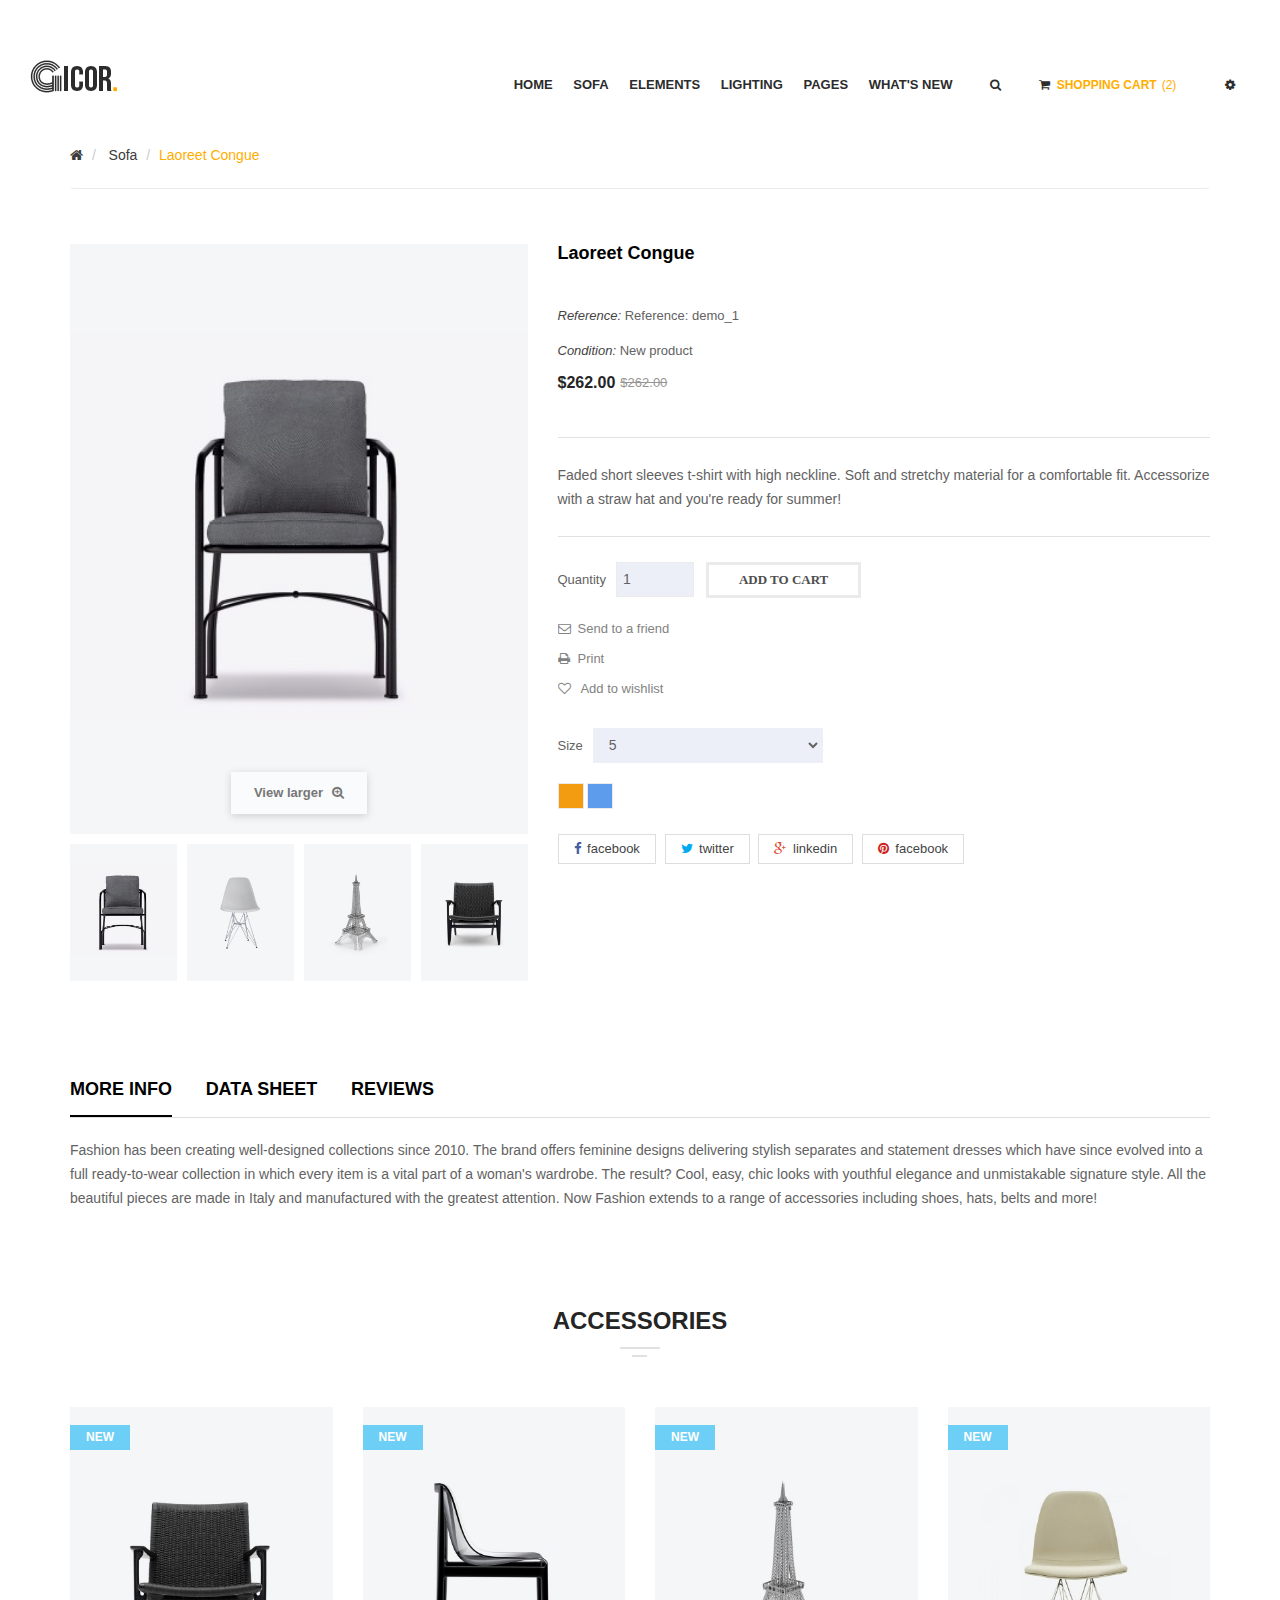
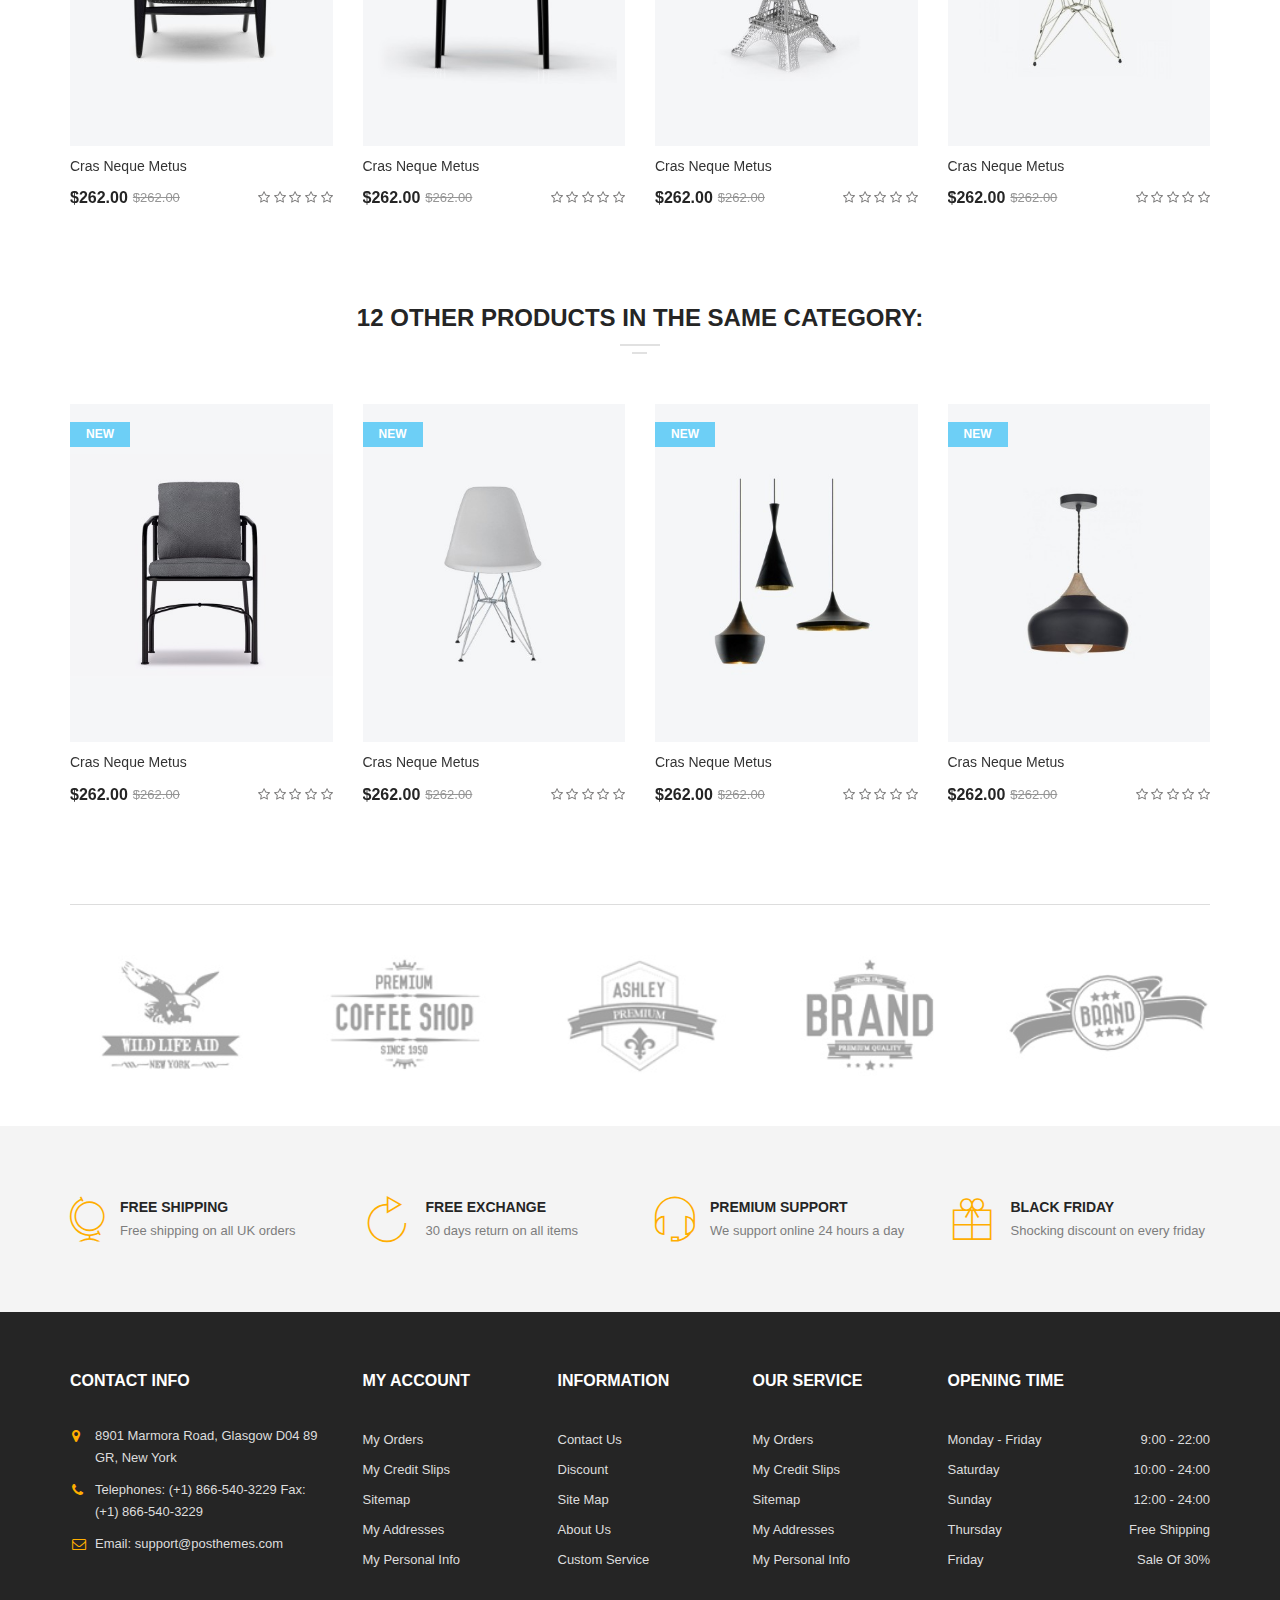
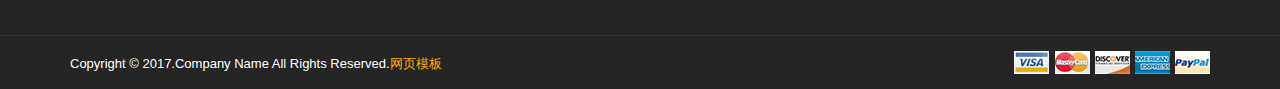
<file: src/main/webapp/statics/assets/product-details.html>
﻿<!doctype html>
<html class="no-js" lang="en">

<head>
    <meta charset="utf-8">
    <meta http-equiv="x-ua-compatible" content="ie=edge">
    <title>Product Details</title>
    <meta name="description" content="">
    <meta name="viewport" content="width=device-width, initial-scale=1">
    <!-- favicon
    ============================================ -->		
    <link rel="shortcut icon" type="image/x-icon" href="img/favicon.png">
    
    <!-- All css files are included here. -->
    <!-- Bootstrap framework main css -->
    <link rel="stylesheet" href="css/bootstrap.min.css">
    <!-- This core.css file contents all plugings css file. -->
    <link rel="stylesheet" href="css/core.css">
    <!-- Theme shortcodes/elements style -->
    <link rel="stylesheet" href="css/shortcode/shortcodes.css">
    <!-- Theme main style -->
    <link rel="stylesheet" href="style.css">
    <!-- Responsive css -->
    <link rel="stylesheet" href="css/responsive.css">
    <!-- User style -->
    <link rel="stylesheet" href="css/custom.css">
    
    <!-- Modernizr JS -->
    <script src="js/vendor/modernizr-2.8.3.min.js"></script>
</head>

<body>
    <!--[if lt IE 8]>
    <p class="browserupgrade">You are using an <strong>outdated</strong> browser. Please <a href="http://browsehappy.com/">upgrade your browser</a> to improve your experience.</p>
    <![endif]-->  
	<!-- header start -->
	<header class="header-pos blg">
		<div class="header-area header-middle">
			<div class="container-fluid">
				<div class="row">
					<div class="col-md-2 col-sm-3 col-xs-12">
						<div class="logo">
							<a href="index.html"><img src="img/logo/logo.jpg" alt="" /></a>
						</div>
					</div>
					<div class="col-md-10 col-sm-9 col-xs-12 text-right xs-center">
						<div class="main-menu display-inline hidden-sm hidden-xs">
							<nav>
                                <ul>
                                    <li><a href="index.html">Home</a></li>
                                    <li><a href="shop.html">Sofa</a></li>
                                    <li><a href="#">Elements</a></li>
                                    <li><a href="shop.html">Lighting</a></li>
                                    <li><a href="#">Pages</a></li>
                                    <li><a href="#">What's New</a></li>
                                </ul>
                            </nav>
						</div>
						<div class="search-block-top display-inline">
							<div class="icon-search"></div>
							<div class="toogle-content">
								<form action="#" id="searchbox">
									<input type="text" placeholder="Search" />
									<button class="button-search"></button>
								</form>
							</div> 
						</div>
						<div class="shopping-cart ml-20 display-inline">
							<a href="cart.html"><b>shopping cart</b>(2)</a>
							<ul>
								<li>
									<div class="cart-img">
										<a href="#"><img src="img/cart/1.jpg" alt="" /></a>
									</div>
									<div class="cart-content">
										<h3><a href="#"> 1 X Faded...</a> </h3>
										<span><b>S, Orange</b></span>
										<span class="cart-price">£ 16.84</span>
									</div>
									<div class="cart-del">
										<i class="fa fa-times-circle"></i>
									</div>
								</li>
								<li>
									<div class="cart-img">
										<a href="#"><img src="img/cart/1.jpg" alt="" /></a>
									</div>
									<div class="cart-content">
										<h3><a href="#"> 1 X Faded...</a> </h3>
										<span><b>S, Orange</b></span>
										<span class="cart-price">£ 16.84</span>
									</div>
									<div class="cart-del">
										<i class="fa fa-times-circle"></i>
									</div>
								</li>
								<li>
									<div class="shipping"> 
										<span class="f-left">Shipping </span>
										<span class="f-right cart-price"> $7.00</span>  
									</div>
									<hr class="shipping-border" />
									<div class="shipping">
										<span class="f-left"> Total </span>
										<span class="f-right cart-price">$692.00</span> 
									</div>
								</li>
								<li class="checkout m-0"><a href="#">checkout <i class="fa fa-angle-right"></i></a></li>
							</ul>							
						</div>
						<div class="setting-menu display-inline">
							<div class="icon-nav current"></div>
							<ul class="content-nav toogle-content">
								<li class="currencies-block-top">
									<div class="current"><b>Currency : USD</b></div>
									<ul>
										<li><a href="#">Dollar (USD)</a></li>
										<li><a href="#">Pound (GBP)</a></li>
									</ul>
								</li>
								<li class="currencies-block-top">
									<div class="current"><b>English</b></div>
									<ul>
										<li><a href="#">English</a></li>
										<li><a href="#">اللغة العربية</a></li>
									</ul>
								</li>
								<li class="currencies-block-top">
									<div class="current"><b>My Account</b></div>
									<ul>
										<li><a href="#">My account</a></li>
										<li><a href="#">My wishlist</a></li>
										<li><a href="#">Checkout</a></li>
										<li><a href="#">Log in</a></li>
									</ul>
								</li>
							</ul>
						</div>
					</div>
				</div>
			</div>
		</div>
		<div class="mobile-menu-area visible-sm visible-xs">
			<div class="container-fluid">
				<div class="row">
					<div class="col-md-12">
						<div class="mobile-menu">
							<nav id="mobile-menu-active">
								<ul>
									<li><a href="#">Home</a></li>
									<li><a href="shop.html">Sofa</a></li>
									<li><a href="#">Elements</a></li>
									<li><a href="shop.html">Lighting</a></li>
									<li><a href="#">Pages</a></li>
									<li><a href="#">What's New</a></li>
								</ul>
							</nav>							
						</div>
					</div>
				</div>
			</div>
		</div>
	</header>
	<!-- header end -->
	<div class="space-custom"></div>
	<!-- breadcrumb start -->
	<div class="breadcrumb-area">
		<div class="container">
			<ol class="breadcrumb">
                <li><a href="#"><i class="fa fa-home"></i></a></li>
                <li><a href="#"> Sofa</a></li>
                <li class="active">Laoreet Congue</li>
			</ol>			
		</div>
	</div>
	<!-- breadcrumb end -->
	<!-- shop-area start -->
	<div class="shop-area">
		<div class="container">
			<div class="row">
				<div class="col-xs-12 col-sm-6 col-md-5">					
					<div class="product-zoom">
						<!-- Tab panes -->
						<div class="tab-content">
							<div class="tab-pane active" id="home">
								<div class="pro-large-img">
									<img src="img/product/1.jpg" alt="" />
									<a class="popup-link" href="img/product/1.jpg">View larger <i class="fa fa-search-plus" aria-hidden="true"></i></a>
								</div>
							</div>
							<div class="tab-pane" id="profile">
								<div class="pro-large-img">
									<img src="img/product/2.jpg" alt="" />
									<a class="popup-link" href="img/product/2.jpg">View larger <i class="fa fa-search-plus" aria-hidden="true"></i></a>
								</div>							
							</div>
							<div class="tab-pane" id="messages">
								<div class="pro-large-img">
									<img src="img/product/3.jpg" alt="" />
									<a class="popup-link" href="img/product/3.jpg">View larger <i class="fa fa-search-plus" aria-hidden="true"></i></a>
								</div>							
							</div>
							<div class="tab-pane" id="settings">
								<div class="pro-large-img">
									<img src="img/product/4.jpg" alt="" />
									<a class="popup-link" href="img/product/4.jpg">View larger <i class="fa fa-search-plus" aria-hidden="true"></i></a>
								</div>							
							</div>
							<div class="tab-pane" id="settings2">
								<div class="pro-large-img">
									<img src="img/product/5.jpg" alt="" />
									<a class="popup-link" href="img/product/5.jpg">View larger <i class="fa fa-search-plus" aria-hidden="true"></i></a>
								</div>							
							</div>
							<div class="tab-pane" id="settings3">
								<div class="pro-large-img">
									<img src="img/product/6.jpg" alt="" />
									<a class="popup-link" href="img/product/6.jpg">View larger <i class="fa fa-search-plus" aria-hidden="true"></i></a>
								</div>							
							</div>
						</div>
						<!-- Nav tabs -->
						<ul class="details-tab">
							<li class="active"><a href="#home" data-toggle="tab"><img src="img/product/1.jpg" alt="" /></a></li>
							<li><a href="#profile" data-toggle="tab"><img src="img/product/2.jpg" alt="" /></a></li>
							<li><a href="#messages" data-toggle="tab"><img src="img/product/3.jpg" alt="" /></a></li>
							<li><a href="#settings" data-toggle="tab"><img src="img/product/4.jpg" alt="" /></a></li>
							<li><a href="#settings2" data-toggle="tab"><img src="img/product/5.jpg" alt="" /></a></li>
							<li><a href="#settings3" data-toggle="tab"><img src="img/product/6.jpg" alt="" /></a></li>
						</ul>							
					</div>
				</div>
				<div class="col-xs-12 col-sm-6 col-md-7">
					<div class="product-details">
						<h2 class="pro-d-title">Laoreet Congue</h2>
						<div class="pro-ref">
							<p>
								<label>Reference: </label> 
								<span> Reference: demo_1 </span>
							</p>
							<p>
								<label>Condition: </label> 
								<span>New product</span>
							</p>							
						</div>
						<div class="price-box">
							<span class="price product-price">$262.00</span>
							<span class="old-price product-price">$262.00</span>
						</div>
						<div class="short-desc">
							<p>Faded short sleeves t-shirt with high neckline. Soft and stretchy material for a comfortable fit. Accessorize with a straw hat and you're ready for summer!</p>
						</div>
						<div class="box-quantity">
							<form action="#">
								<label>Quantity</label>	
								<input type="number" value="1" />
								<button>add to cart</button>
							</form>
						</div>
						<div class="usefull_link_block">
							<ul>
								<li><a href="#"><i class="fa fa-envelope-o"></i>Send to a friend</a></li>
								<li><a href="#"><i class="fa fa-print"></i>Print</a></li>
								<li><a href="#"><i class="fa fa-heart-o"></i> Add to wishlist</a></li>
							</ul>
						</div>
						<div class="select-size">
							<form action="#">
								<label>Size </label>
								<select>
									<option value="">5</option>
									<option value="">6</option>
									<option value="">7</option>
									<option value="">8</option>
									<option value="">9</option>
								</select>
							</form>
						</div>
						<div class="color-list">
							<a href="#"></a>
							<a href="#"></a>
						</div>
						<div class="share-icon">
							<a class="twitter" href="#"><i class="fa fa-facebook"></i>  facebook</a>
							<a class="facebook" href="#"><i class="fa fa-twitter"></i>  twitter</a>
							<a class="google" href="#"><i class="fa fa-google-plus"></i>  linkedin</a>
							<a class="pinterest" href="#"><i class="fa fa-pinterest"></i>  facebook</a>
						</div>
					</div>
				</div>
			</div>
		</div>
	</div>
	<!-- shop-area end -->
	<!-- pro-info-area start -->
	<div class="pro-info-area ptb-80">
		<div class="container">
			<div class="pro-info-box">
				<!-- Nav tabs -->
				<ul class="pro-info-tab" role="tablist">
					<li class="active"><a href="#home3" data-toggle="tab">More info</a></li>
					<li><a href="#profile3" data-toggle="tab">Data sheet</a></li>
					<li><a href="#messages3" data-toggle="tab">Reviews</a></li>
				</ul>
				<!-- Tab panes -->
				<div class="tab-content">
					<div class="tab-pane active" id="home3">
						<div class="pro-desc">
							<p>Fashion has been creating well-designed collections since 2010. The brand offers feminine designs delivering stylish separates and statement dresses which have since evolved into a full ready-to-wear collection in which every item is a vital part of a woman's wardrobe. The result? Cool, easy, chic looks with youthful elegance and unmistakable signature style. All the beautiful pieces are made in Italy and manufactured with the greatest attention. Now Fashion extends to a range of accessories including shoes, hats, belts and more!</p>
						</div>
					</div>
					<div class="tab-pane" id="profile3">
						<div class="pro-desc">
							<table class="table-data-sheet">
								<tbody>
									<tr class="odd">
										<td>Compositions</td>
										<td>Cotton</td>
									</tr>
									<tr class="even">
										<td>Styles</td>
										<td>Casual</td>
									</tr>
									<tr class="odd">
										<td>Properties</td>
										<td>Short Sleeve</td>
									</tr>
								</tbody>
							</table>						
						</div>
					</div>
					<div class="tab-pane" id="messages3">
						<div class="pro-desc">
							<a href="#">Be the first to write your review!</a>
						</div>
					</div>
				</div>		
			</div>
		</div>
	</div>
	<!-- pro-info-area end -->
	<!-- best-sell-area start -->
	<div class="best-sell-area">
		<div class="container">
			<div class="row">
				<div class="section-title text-center mb-50">
					<h2>Accessories</h2>
				</div>
			</div>		
			<div class="row">
				<div class="product-carousel">
					<div class="col-md-12">
						<div class="product-wrapper mb-40 mrg-nn-xs">
							<div class="product-img">
								<a href="#"><img src="img/product/4.jpg" alt="" /></a>
								<span class="new-label">New</span>
								<div class="product-action">
									<a href="#"><i class="pe-7s-cart"></i></a>
									<a href="#"><i class="pe-7s-like"></i></a>
									<a href="#"><i class="pe-7s-folder"></i></a>
									<a href="#" data-toggle="modal" data-target="#productModal"><i class="pe-7s-look"></i></a>
								</div>
							</div>
							<div class="product-content">
								<div class="pro-title">
									<h3><a href="product-details.html">Cras Neque Metus</a></h3>
								</div>
								<div class="price-reviews">
									<div class="price-box">
										<span class="price product-price">$262.00</span>
										<span class="old-price product-price">$262.00</span>
									</div>
									<div class="pro-rating">
										<a href="#"><i class="fa fa-star-o"></i></a>
										<a href="#"><i class="fa fa-star-o"></i></a>
										<a href="#"><i class="fa fa-star-o"></i></a>
										<a href="#"><i class="fa fa-star-o"></i></a>
										<a href="#"><i class="fa fa-star-o"></i></a>
									</div>
								</div>
							</div>
						</div>
					</div>									
					<div class="col-md-12">
						<div class="product-wrapper mb-40 mrg-nn-xs">
							<div class="product-img">
								<a href="#"><img src="img/product/12.jpg" alt="" /></a>
								<span class="new-label">New</span>
								<div class="product-action">
									<a href="#"><i class="pe-7s-cart"></i></a>
									<a href="#"><i class="pe-7s-like"></i></a>
									<a href="#"><i class="pe-7s-folder"></i></a>
									<a href="#" data-toggle="modal" data-target="#productModal"><i class="pe-7s-look"></i></a>
								</div>
							</div>
							<div class="product-content">
								<div class="pro-title">
									<h3><a href="product-details.html">Cras Neque Metus</a></h3>
								</div>
								<div class="price-reviews">
									<div class="price-box">
										<span class="price product-price">$262.00</span>
										<span class="old-price product-price">$262.00</span>
									</div>
									<div class="pro-rating">
										<a href="#"><i class="fa fa-star-o"></i></a>
										<a href="#"><i class="fa fa-star-o"></i></a>
										<a href="#"><i class="fa fa-star-o"></i></a>
										<a href="#"><i class="fa fa-star-o"></i></a>
										<a href="#"><i class="fa fa-star-o"></i></a>
									</div>
								</div>
							</div>
						</div>
					</div>
					<div class="col-md-12">
						<div class="product-wrapper mb-40 mrg-nn-xs">
							<div class="product-img">
								<a href="#"><img src="img/product/3.jpg" alt="" /></a>
								<span class="new-label">New</span>
								<div class="product-action">
									<a href="#"><i class="pe-7s-cart"></i></a>
									<a href="#"><i class="pe-7s-like"></i></a>
									<a href="#"><i class="pe-7s-folder"></i></a>
									<a href="#" data-toggle="modal" data-target="#productModal"><i class="pe-7s-look"></i></a>
								</div>
							</div>
							<div class="product-content">
								<div class="pro-title">
									<h3><a href="product-details.html">Cras Neque Metus</a></h3>
								</div>
								<div class="price-reviews">
									<div class="price-box">
										<span class="price product-price">$262.00</span>
										<span class="old-price product-price">$262.00</span>
									</div>
									<div class="pro-rating">
										<a href="#"><i class="fa fa-star-o"></i></a>
										<a href="#"><i class="fa fa-star-o"></i></a>
										<a href="#"><i class="fa fa-star-o"></i></a>
										<a href="#"><i class="fa fa-star-o"></i></a>
										<a href="#"><i class="fa fa-star-o"></i></a>
									</div>
								</div>
							</div>
						</div>
					</div>
					<div class="col-md-12">
						<div class="product-wrapper mb-40 mrg-nn-xs">
							<div class="product-img">
								<a href="#"><img src="img/product/5.jpg" alt="" /></a>
								<span class="new-label">New</span>
								<div class="product-action">
									<a href="#"><i class="pe-7s-cart"></i></a>
									<a href="#"><i class="pe-7s-like"></i></a>
									<a href="#"><i class="pe-7s-folder"></i></a>
									<a href="#" data-toggle="modal" data-target="#productModal"><i class="pe-7s-look"></i></a>
								</div>
							</div>
							<div class="product-content">
								<div class="pro-title">
									<h3><a href="product-details.html">Cras Neque Metus</a></h3>
								</div>
								<div class="price-reviews">
									<div class="price-box">
										<span class="price product-price">$262.00</span>
										<span class="old-price product-price">$262.00</span>
									</div>
									<div class="pro-rating">
										<a href="#"><i class="fa fa-star-o"></i></a>
										<a href="#"><i class="fa fa-star-o"></i></a>
										<a href="#"><i class="fa fa-star-o"></i></a>
										<a href="#"><i class="fa fa-star-o"></i></a>
										<a href="#"><i class="fa fa-star-o"></i></a>
									</div>
								</div>
							</div>
						</div>
					</div>
					<div class="col-md-12">
						<div class="product-wrapper mb-40 mrg-nn-xs">
							<div class="product-img">
								<a href="#"><img src="img/product/5.jpg" alt="" /></a>
								<span class="new-label">New</span>
								<div class="product-action">
									<a href="#"><i class="pe-7s-cart"></i></a>
									<a href="#"><i class="pe-7s-like"></i></a>
									<a href="#"><i class="pe-7s-folder"></i></a>
									<a href="#" data-toggle="modal" data-target="#productModal"><i class="pe-7s-look"></i></a>
								</div>
							</div>
							<div class="product-content">
								<div class="pro-title">
									<h3><a href="product-details.html">Cras Neque Metus</a></h3>
								</div>
								<div class="price-reviews">
									<div class="price-box">
										<span class="price product-price">$262.00</span>
										<span class="old-price product-price">$262.00</span>
									</div>
									<div class="pro-rating">
										<a href="#"><i class="fa fa-star-o"></i></a>
										<a href="#"><i class="fa fa-star-o"></i></a>
										<a href="#"><i class="fa fa-star-o"></i></a>
										<a href="#"><i class="fa fa-star-o"></i></a>
										<a href="#"><i class="fa fa-star-o"></i></a>
									</div>
								</div>
							</div>
						</div>
					</div>
					<div class="col-md-12">
						<div class="product-wrapper mb-40 mrg-nn-xs">
							<div class="product-img">
								<a href="#"><img src="img/product/6.jpg" alt="" /></a>
								<span class="new-label">New</span>
								<div class="product-action">
									<a href="#"><i class="pe-7s-cart"></i></a>
									<a href="#"><i class="pe-7s-like"></i></a>
									<a href="#"><i class="pe-7s-folder"></i></a>
									<a href="#" data-toggle="modal" data-target="#productModal"><i class="pe-7s-look"></i></a>
								</div>
							</div>
							<div class="product-content">
								<div class="pro-title">
									<h3><a href="product-details.html">Cras Neque Metus</a></h3>
								</div>
								<div class="price-reviews">
									<div class="price-box">
										<span class="price product-price">$262.00</span>
										<span class="old-price product-price">$262.00</span>
									</div>
									<div class="pro-rating">
										<a href="#"><i class="fa fa-star-o"></i></a>
										<a href="#"><i class="fa fa-star-o"></i></a>
										<a href="#"><i class="fa fa-star-o"></i></a>
										<a href="#"><i class="fa fa-star-o"></i></a>
										<a href="#"><i class="fa fa-star-o"></i></a>
									</div>
								</div>
							</div>
						</div>
					</div>
					<div class="col-md-12">
						<div class="product-wrapper mb-40 mrg-nn-xs">
							<div class="product-img">
								<a href="#"><img src="img/product/7.jpg" alt="" /></a>
								<span class="new-label">New</span>
								<div class="product-action">
									<a href="#"><i class="pe-7s-cart"></i></a>
									<a href="#"><i class="pe-7s-like"></i></a>
									<a href="#"><i class="pe-7s-folder"></i></a>
									<a href="#" data-toggle="modal" data-target="#productModal"><i class="pe-7s-look"></i></a>
								</div>
							</div>
							<div class="product-content">
								<div class="pro-title">
									<h3><a href="product-details.html">Cras Neque Metus</a></h3>
								</div>
								<div class="price-reviews">
									<div class="price-box">
										<span class="price product-price">$262.00</span>
										<span class="old-price product-price">$262.00</span>
									</div>
									<div class="pro-rating">
										<a href="#"><i class="fa fa-star-o"></i></a>
										<a href="#"><i class="fa fa-star-o"></i></a>
										<a href="#"><i class="fa fa-star-o"></i></a>
										<a href="#"><i class="fa fa-star-o"></i></a>
										<a href="#"><i class="fa fa-star-o"></i></a>
									</div>
								</div>
							</div>
						</div>
					</div>
				</div>						
			</div>
		</div>
	</div>
	<!-- best-sell-area end -->	
	<!-- best-sell-area start -->
	<div class="best-sell-area ptb-60">
		<div class="container">
			<div class="row">
				<div class="section-title text-center mb-50">
					<h2>12 other products in the same category: </h2>
				</div>
			</div>		
			<div class="row">
				<div class="product-carousel">
					<div class="col-md-12">
						<div class="product-wrapper mb-40 mrg-nn-xs">
							<div class="product-img">
								<a href="#"><img src="img/product/1.jpg" alt="" /></a>
								<span class="new-label">New</span>
								<div class="product-action">
									<a href="#"><i class="pe-7s-cart"></i></a>
									<a href="#"><i class="pe-7s-like"></i></a>
									<a href="#"><i class="pe-7s-folder"></i></a>
									<a href="#" data-toggle="modal" data-target="#productModal"><i class="pe-7s-look"></i></a>
								</div>
							</div>
							<div class="product-content">
								<div class="pro-title">
									<h3><a href="product-details.html">Cras Neque Metus</a></h3>
								</div>
								<div class="price-reviews">
									<div class="price-box">
										<span class="price product-price">$262.00</span>
										<span class="old-price product-price">$262.00</span>
									</div>
									<div class="pro-rating">
										<a href="#"><i class="fa fa-star-o"></i></a>
										<a href="#"><i class="fa fa-star-o"></i></a>
										<a href="#"><i class="fa fa-star-o"></i></a>
										<a href="#"><i class="fa fa-star-o"></i></a>
										<a href="#"><i class="fa fa-star-o"></i></a>
									</div>
								</div>
							</div>
						</div>
					</div>									
					<div class="col-md-12">
						<div class="product-wrapper mb-40 mrg-nn-xs">
							<div class="product-img">
								<a href="#"><img src="img/product/2.jpg" alt="" /></a>
								<span class="new-label">New</span>
								<div class="product-action">
									<a href="#"><i class="pe-7s-cart"></i></a>
									<a href="#"><i class="pe-7s-like"></i></a>
									<a href="#"><i class="pe-7s-folder"></i></a>
									<a href="#" data-toggle="modal" data-target="#productModal"><i class="pe-7s-look"></i></a>
								</div>
							</div>
							<div class="product-content">
								<div class="pro-title">
									<h3><a href="product-details.html">Cras Neque Metus</a></h3>
								</div>
								<div class="price-reviews">
									<div class="price-box">
										<span class="price product-price">$262.00</span>
										<span class="old-price product-price">$262.00</span>
									</div>
									<div class="pro-rating">
										<a href="#"><i class="fa fa-star-o"></i></a>
										<a href="#"><i class="fa fa-star-o"></i></a>
										<a href="#"><i class="fa fa-star-o"></i></a>
										<a href="#"><i class="fa fa-star-o"></i></a>
										<a href="#"><i class="fa fa-star-o"></i></a>
									</div>
								</div>
							</div>
						</div>
					</div>
					<div class="col-md-12">
						<div class="product-wrapper mb-40 mrg-nn-xs">
							<div class="product-img">
								<a href="#"><img src="img/product/9.jpg" alt="" /></a>
								<span class="new-label">New</span>
								<div class="product-action">
									<a href="#"><i class="pe-7s-cart"></i></a>
									<a href="#"><i class="pe-7s-like"></i></a>
									<a href="#"><i class="pe-7s-folder"></i></a>
									<a href="#" data-toggle="modal" data-target="#productModal"><i class="pe-7s-look"></i></a>
								</div>
							</div>
							<div class="product-content">
								<div class="pro-title">
									<h3><a href="product-details.html">Cras Neque Metus</a></h3>
								</div>
								<div class="price-reviews">
									<div class="price-box">
										<span class="price product-price">$262.00</span>
										<span class="old-price product-price">$262.00</span>
									</div>
									<div class="pro-rating">
										<a href="#"><i class="fa fa-star-o"></i></a>
										<a href="#"><i class="fa fa-star-o"></i></a>
										<a href="#"><i class="fa fa-star-o"></i></a>
										<a href="#"><i class="fa fa-star-o"></i></a>
										<a href="#"><i class="fa fa-star-o"></i></a>
									</div>
								</div>
							</div>
						</div>
					</div>
					<div class="col-md-12">
						<div class="product-wrapper mb-40 mrg-nn-xs">
							<div class="product-img">
								<a href="#"><img src="img/product/8.jpg" alt="" /></a>
								<span class="new-label">New</span>
								<div class="product-action">
									<a href="#"><i class="pe-7s-cart"></i></a>
									<a href="#"><i class="pe-7s-like"></i></a>
									<a href="#"><i class="pe-7s-folder"></i></a>
									<a href="#" data-toggle="modal" data-target="#productModal"><i class="pe-7s-look"></i></a>
								</div>
							</div>
							<div class="product-content">
								<div class="pro-title">
									<h3><a href="product-details.html">Cras Neque Metus</a></h3>
								</div>
								<div class="price-reviews">
									<div class="price-box">
										<span class="price product-price">$262.00</span>
										<span class="old-price product-price">$262.00</span>
									</div>
									<div class="pro-rating">
										<a href="#"><i class="fa fa-star-o"></i></a>
										<a href="#"><i class="fa fa-star-o"></i></a>
										<a href="#"><i class="fa fa-star-o"></i></a>
										<a href="#"><i class="fa fa-star-o"></i></a>
										<a href="#"><i class="fa fa-star-o"></i></a>
									</div>
								</div>
							</div>
						</div>
					</div>
					<div class="col-md-12">
						<div class="product-wrapper mb-40 mrg-nn-xs">
							<div class="product-img">
								<a href="#"><img src="img/product/7.jpg" alt="" /></a>
								<span class="new-label">New</span>
								<div class="product-action">
									<a href="#"><i class="pe-7s-cart"></i></a>
									<a href="#"><i class="pe-7s-like"></i></a>
									<a href="#"><i class="pe-7s-folder"></i></a>
									<a href="#" data-toggle="modal" data-target="#productModal"><i class="pe-7s-look"></i></a>
								</div>
							</div>
							<div class="product-content">
								<div class="pro-title">
									<h3><a href="product-details.html">Cras Neque Metus</a></h3>
								</div>
								<div class="price-reviews">
									<div class="price-box">
										<span class="price product-price">$262.00</span>
										<span class="old-price product-price">$262.00</span>
									</div>
									<div class="pro-rating">
										<a href="#"><i class="fa fa-star-o"></i></a>
										<a href="#"><i class="fa fa-star-o"></i></a>
										<a href="#"><i class="fa fa-star-o"></i></a>
										<a href="#"><i class="fa fa-star-o"></i></a>
										<a href="#"><i class="fa fa-star-o"></i></a>
									</div>
								</div>
							</div>
						</div>
					</div>
					<div class="col-md-12">
						<div class="product-wrapper mb-40 mrg-nn-xs">
							<div class="product-img">
								<a href="#"><img src="img/product/3.jpg" alt="" /></a>
								<span class="new-label">New</span>
								<div class="product-action">
									<a href="#"><i class="pe-7s-cart"></i></a>
									<a href="#"><i class="pe-7s-like"></i></a>
									<a href="#"><i class="pe-7s-folder"></i></a>
									<a href="#" data-toggle="modal" data-target="#productModal"><i class="pe-7s-look"></i></a>
								</div>
							</div>
							<div class="product-content">
								<div class="pro-title">
									<h3><a href="product-details.html">Cras Neque Metus</a></h3>
								</div>
								<div class="price-reviews">
									<div class="price-box">
										<span class="price product-price">$262.00</span>
										<span class="old-price product-price">$262.00</span>
									</div>
									<div class="pro-rating">
										<a href="#"><i class="fa fa-star-o"></i></a>
										<a href="#"><i class="fa fa-star-o"></i></a>
										<a href="#"><i class="fa fa-star-o"></i></a>
										<a href="#"><i class="fa fa-star-o"></i></a>
										<a href="#"><i class="fa fa-star-o"></i></a>
									</div>
								</div>
							</div>
						</div>
					</div>
					<div class="col-md-12">
						<div class="product-wrapper mb-40 mrg-nn-xs">
							<div class="product-img">
								<a href="#"><img src="img/product/7.jpg" alt="" /></a>
								<span class="new-label">New</span>
								<div class="product-action">
									<a href="#"><i class="pe-7s-cart"></i></a>
									<a href="#"><i class="pe-7s-like"></i></a>
									<a href="#"><i class="pe-7s-folder"></i></a>
									<a href="#" data-toggle="modal" data-target="#productModal"><i class="pe-7s-look"></i></a>
								</div>
							</div>
							<div class="product-content">
								<div class="pro-title">
									<h3><a href="product-details.html">Cras Neque Metus</a></h3>
								</div>
								<div class="price-reviews">
									<div class="price-box">
										<span class="price product-price">$262.00</span>
										<span class="old-price product-price">$262.00</span>
									</div>
									<div class="pro-rating">
										<a href="#"><i class="fa fa-star-o"></i></a>
										<a href="#"><i class="fa fa-star-o"></i></a>
										<a href="#"><i class="fa fa-star-o"></i></a>
										<a href="#"><i class="fa fa-star-o"></i></a>
										<a href="#"><i class="fa fa-star-o"></i></a>
									</div>
								</div>
							</div>
						</div>
					</div>
				</div>						
			</div>
		</div>
	</div>
	<!-- best-sell-area end -->	
	<!-- brand-area start -->
	<div class="brand-area">
		<div class="container">
			<div class="brand-sep ptb-50">
				<div class="row">
					<div class="brand-active">
						<div class="col-lg-12">
							<div class="single-brand">
								<a href="#"><img src="img/brand/1.jpg" alt="" /></a>
							</div>
						</div>
						<div class="col-lg-12">
							<div class="single-brand">
								<a href="#"><img src="img/brand/2.jpg" alt="" /></a>
							</div>
						</div>
						<div class="col-lg-12">
							<div class="single-brand">
								<a href="#"><img src="img/brand/3.jpg" alt="" /></a>
							</div>
						</div>
						<div class="col-lg-12">
							<div class="single-brand">
								<a href="#"><img src="img/brand/4.jpg" alt="" /></a>
							</div>
						</div>
						<div class="col-lg-12">
							<div class="single-brand">
								<a href="#"><img src="img/brand/5.jpg" alt="" /></a>
							</div>
						</div>
						<div class="col-lg-12">
							<div class="single-brand">
								<a href="#"><img src="img/brand/1.jpg" alt="" /></a>
							</div>
						</div>
						<div class="col-lg-12">
							<div class="single-brand">
								<a href="#"><img src="img/brand/2.jpg" alt="" /></a>
							</div>
						</div>
					</div>
				</div>
			</div>
		</div>
	</div>
	<!-- brand-area end -->
	<!-- service-area start -->
	<div class="service-area pt-70 pb-40 gray-bg">
		<div class="container">
			<div class="row">
				<div class="col-md-3 col-sm-6">
					<div class="single-service mb-30">
						<div class="service-icon">
							<i class="pe-7s-world"></i>
						</div>
						<div class="service-title">
							<h3>FREE SHIPPING</h3>
							<p>Free shipping on all UK orders</p>
						</div>
					</div>
				</div>
				<div class="col-md-3 col-sm-6">
					<div class="single-service mb-30">
						<div class="service-icon">
							<i class="pe-7s-refresh"></i>
						</div>
						<div class="service-title">
							<h3>FREE EXCHANGE</h3>
							<p>30 days return on all items</p>
						</div>
					</div>
				</div>
				<div class="col-md-3 col-sm-6">
					<div class="single-service mb-30 sm-mrg">
						<div class="service-icon">
							<i class="pe-7s-headphones"></i>
						</div>
						<div class="service-title">
							<h3>PREMIUM SUPPORT</h3>
							<p>We support online 24 hours a day</p>
						</div>
					</div>
				</div>
				<div class="col-md-3 col-sm-6">
					<div class="single-service mb-30 xs-mrg sm-mrg">
						<div class="service-icon">
							<i class="pe-7s-gift"></i>
						</div>
						<div class="service-title">
							<h3>BLACK FRIDAY</h3>
							<p>Shocking discount on every friday</p>
						</div>
					</div>
				</div>
			</div>
		</div>
	</div>
	<!-- service-area end -->
	<!-- footer start -->
	<footer class="black-bg">
		<div class="footer-top-area ptb-60">
			<div class="container">
				<div class="row">
					<div class="col-md-3 col-sm-4">
						<div class="footer-widget">
							<h3 class="footer-title">Contact info</h3>
							<div class="footer-contact">
								<ul>
									<li><em class="fa fa-map-marker"></em>8901 Marmora Road, Glasgow <span>D04 89 GR, New York</span></li>
									<li><em class="fa fa-phone"></em>Telephones: (+1) 866-540-3229 <span>Fax: (+1) 866-540-3229</span></li>
									<li><em class="fa fa-envelope-o"></em>Email: support@posthemes.com</li>
								</ul>
							</div>							
						</div>
					</div>
					<div class="col-md-2 col-sm-4">
						<div class="footer-widget">
							<h3 class="footer-title">My account</h3>
							<ul class="block-content">
								<li><a href="#">My orders</a></li>
								<li><a href="#">My credit slips</a></li>
								<li><a href="#">Sitemap</a></li>
								<li><a href="#">My addresses</a></li>
								<li><a href="#">My personal info</a></li>	
							</ul>							
						</div>					
					</div>
					<div class="col-md-2 col-sm-4">
						<div class="footer-widget">
							<h3 class="footer-title">Information</h3>
							<ul class="block-content">
								<li><a href="#">Contact us</a></li>
								<li><a href="#">Discount</a></li>
								<li><a href="#">Site map</a></li>
								<li><a href="#">About us</a></li>	
								<li><a href="#">Custom service</a></li>									
							</ul>							
						</div>					
					</div>
					<div class="col-md-2 col-sm-4 footer-sm">
						<div class="footer-widget">
							<h3 class="footer-title">OUR SERVICE</h3>
							<ul class="block-content">
								<li><a href="#">My orders</a></li>
								<li><a href="#">My credit slips</a></li>
								<li><a href="#">Sitemap</a></li>
								<li><a href="#">My addresses</a></li>
								<li><a href="#">My personal info</a></li>	
							</ul>							
						</div>					
					</div>
					<div class="col-md-3 col-sm-4 footer-sm">
						<div class="footer-widget">
							<h3 class="footer-title">OPENING TIME</h3>
							<div class="footer-time">
								<p><span class="ft-content"><span class="day">Monday - Friday</span><span class="time">9:00 - 22:00</span></span></p>
								<p><span class="ft-content"><span class="day">Saturday</span><span class="time">10:00 - 24:00</span></span></p>
								<p><span class="ft-content"><span class="day">Sunday</span><span class="time">12:00 - 24:00</span></span></p>
								<p><span class="ft-content"><span class="day">Thursday</span><span class="time">Free Shipping</span></span></p>
								<p><span class="ft-content"><span class="day">Friday</span><span class="time">sale of 30%</span></span></p>
							</div>							
						</div>					
					</div>
				</div>
			</div>
		</div>
		<!-- footer-bootom-area start -->
		<div class="footer-bootom-area ptb-15">
			<div class="container">
				<div class="row">
					<div class="col-md-6 col-sm-6 col-xs-12">
						<div class="copyright">
							<p>Copyright &copy; 2017.Company name All rights reserved.<a target="_blank" href="http://sc.chinaz.com/moban/">&#x7F51;&#x9875;&#x6A21;&#x677F;</a></p>
						</div>
					</div>
					<div class="col-md-6 col-sm-6 col-xs-12">
						<div class="payment">
							<img src="img/payment.png" alt="" />
						</div>
					</div>
				</div>
			</div>
		</div>
		<!-- footer-bootom-area end -->
	</footer>
	<!-- footer end -->
	<!-- Modal -->
	<div class="modal fade" id="productModal" tabindex="-1" role="dialog">
        <div class="modal-dialog" role="document">
            <div class="modal-content">
                <div class="modal-header">
                    <button type="button" class="close" data-dismiss="modal" aria-label="Close"><span aria-hidden="true">x</span></button>
                </div>
                <div class="modal-body">
                    <div class="modal-img">
                        <a href="shop.html"><img src="img/product/1.jpg" alt="" /></a>
                    </div>
                    <div class="modal-pro-content">
                        <h3><a href="single-product.html">Phasellus Vel Hendrerit</a></h3>
                        <div class="pro-rating">
                            <i class="fa fa-star"></i>
                            <i class="fa fa-star"></i>
                            <i class="fa fa-star"></i>
                            <i class="fa fa-star"></i>
                            <i class="fa fa-star-o"></i>
                        </div>
                        <span>(2 customer reviews)</span>
                        <div class="price">
                            <span>$70.00</span>
                            <span class="old">$80.11</span>
                        </div>
                        <p>Pellentesque habitant morbi tristique senectus et netus et malesuada fames ac turpis egestas. Vestibulum tortor quam, feugiat vitae, ultricies eget, tempor sit amet.</p>	
                        <form action="#">
                            <input type="number" value="1" />
                            <button>Add to cart</button>
                        </form>
                        <div class="product_meta">
                            <span class="posted_in">Categories: <a rel="tag" href="#">Albums</a>, <a rel="tag" href="#">Music</a></span> <span class="tagged_as">Tags: <a rel="tag" href="#">Albums</a>, <a rel="tag" href="#">Music</a></span> 
                        </div>
                        <div class="social">
                            <a href="#"><i class="fa fa-facebook"></i></a>
                            <a href="#"><i class="fa fa-twitter"></i></a>
                            <a href="#"><i class="fa fa-google-plus"></i></a>
                            <a href="#"><i class="fa fa-instagram"></i></a>
                            <a href="#"><i class="fa fa-pinterest"></i></a>
                        </div>
                    </div>
                </div>
            </div>
        </div>
	</div>
	<!-- Modal end -->
    
    
    
    <!-- jquery latest version -->
    <script src="js/vendor/jquery-1.12.0.min.js"></script>
    <!-- Bootstrap framework js -->
    <script src="js/bootstrap.min.js"></script>
    <!-- ajax-mail js -->
    <script src="js/ajax-mail.js"></script>
    <!-- owl.carousel js -->
    <script src="js/owl.carousel.min.js"></script>
    <!-- owl.carousel js -->
    <script src="js/jquery-ui.min.js"></script>
    <!-- jquery.nivo.slider js -->
    <script src="js/jquery.nivo.slider.pack.js"></script>
    <!-- All js plugins included in this file. -->
    <script src="js/plugins.js"></script>
    <!-- Main js file that contents all jQuery plugins activation. -->
    <script src="js/main.js"></script>
</body>

</html>
</file>
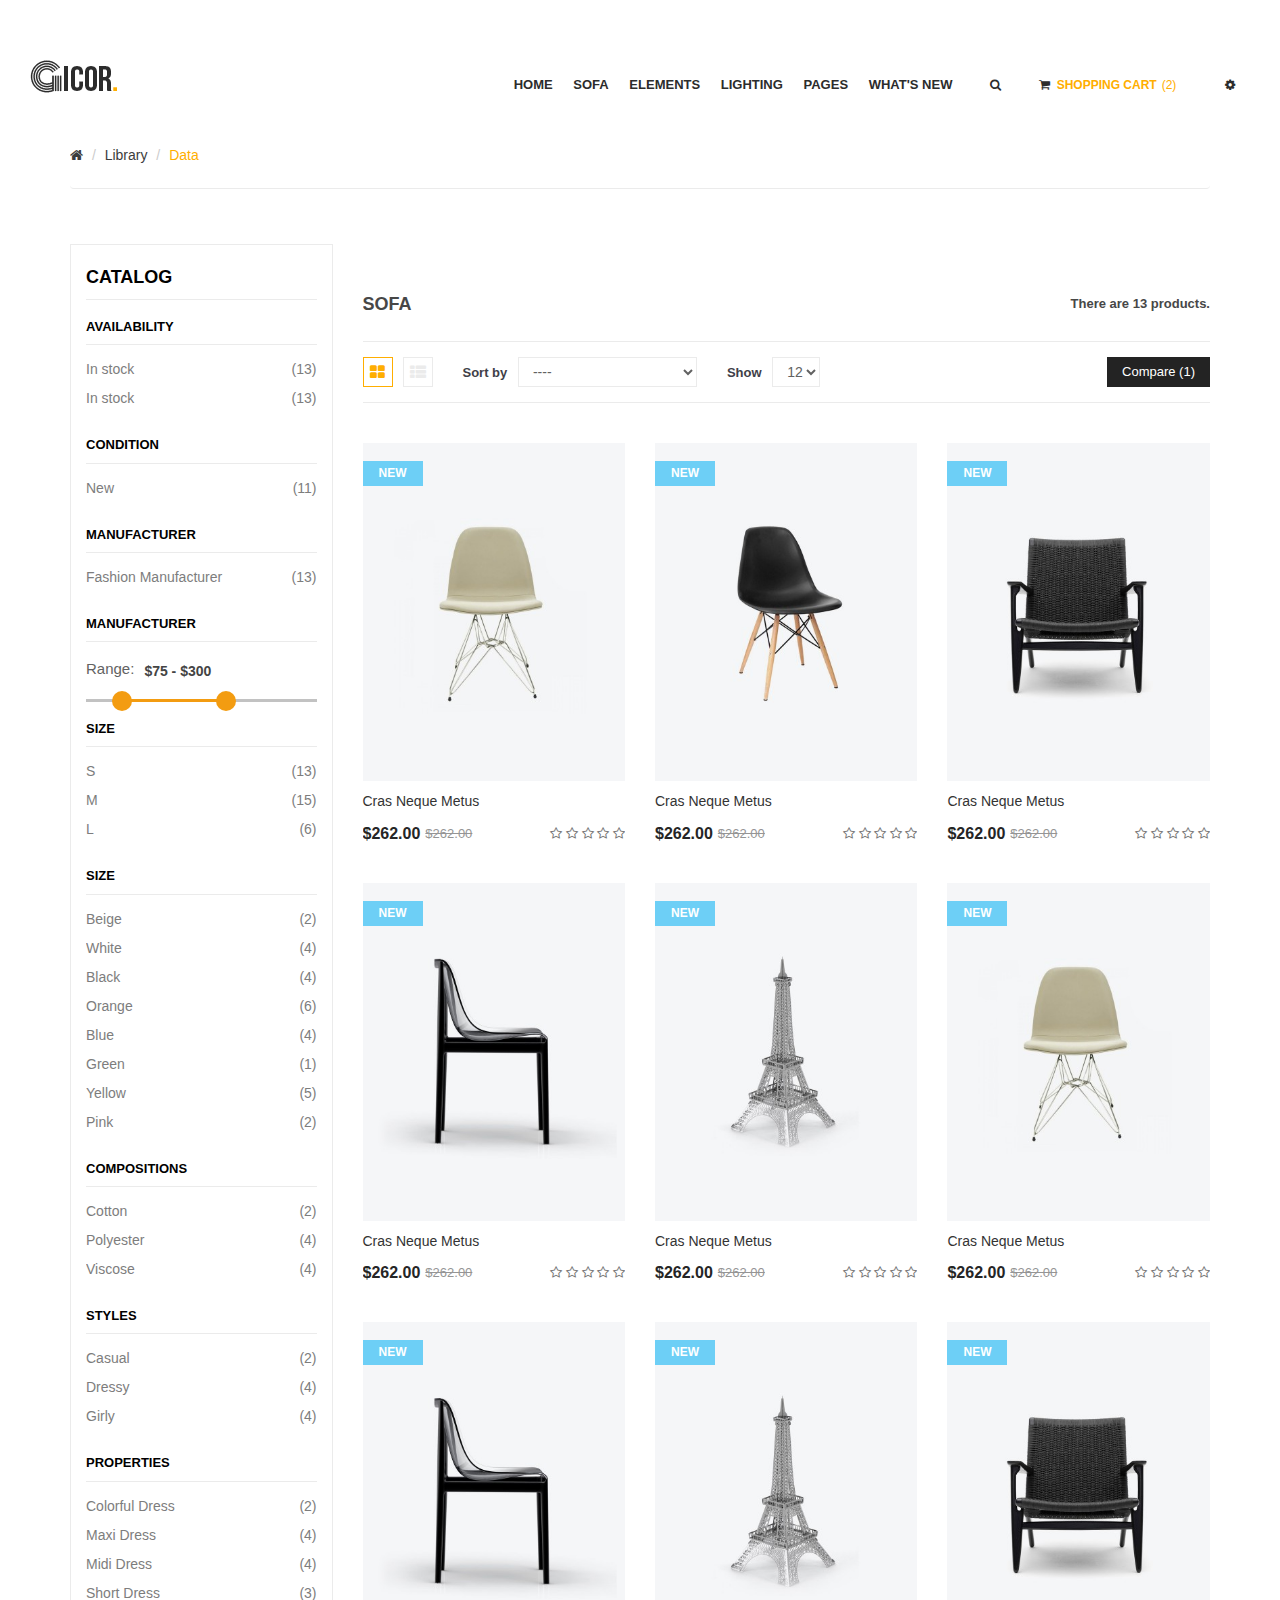
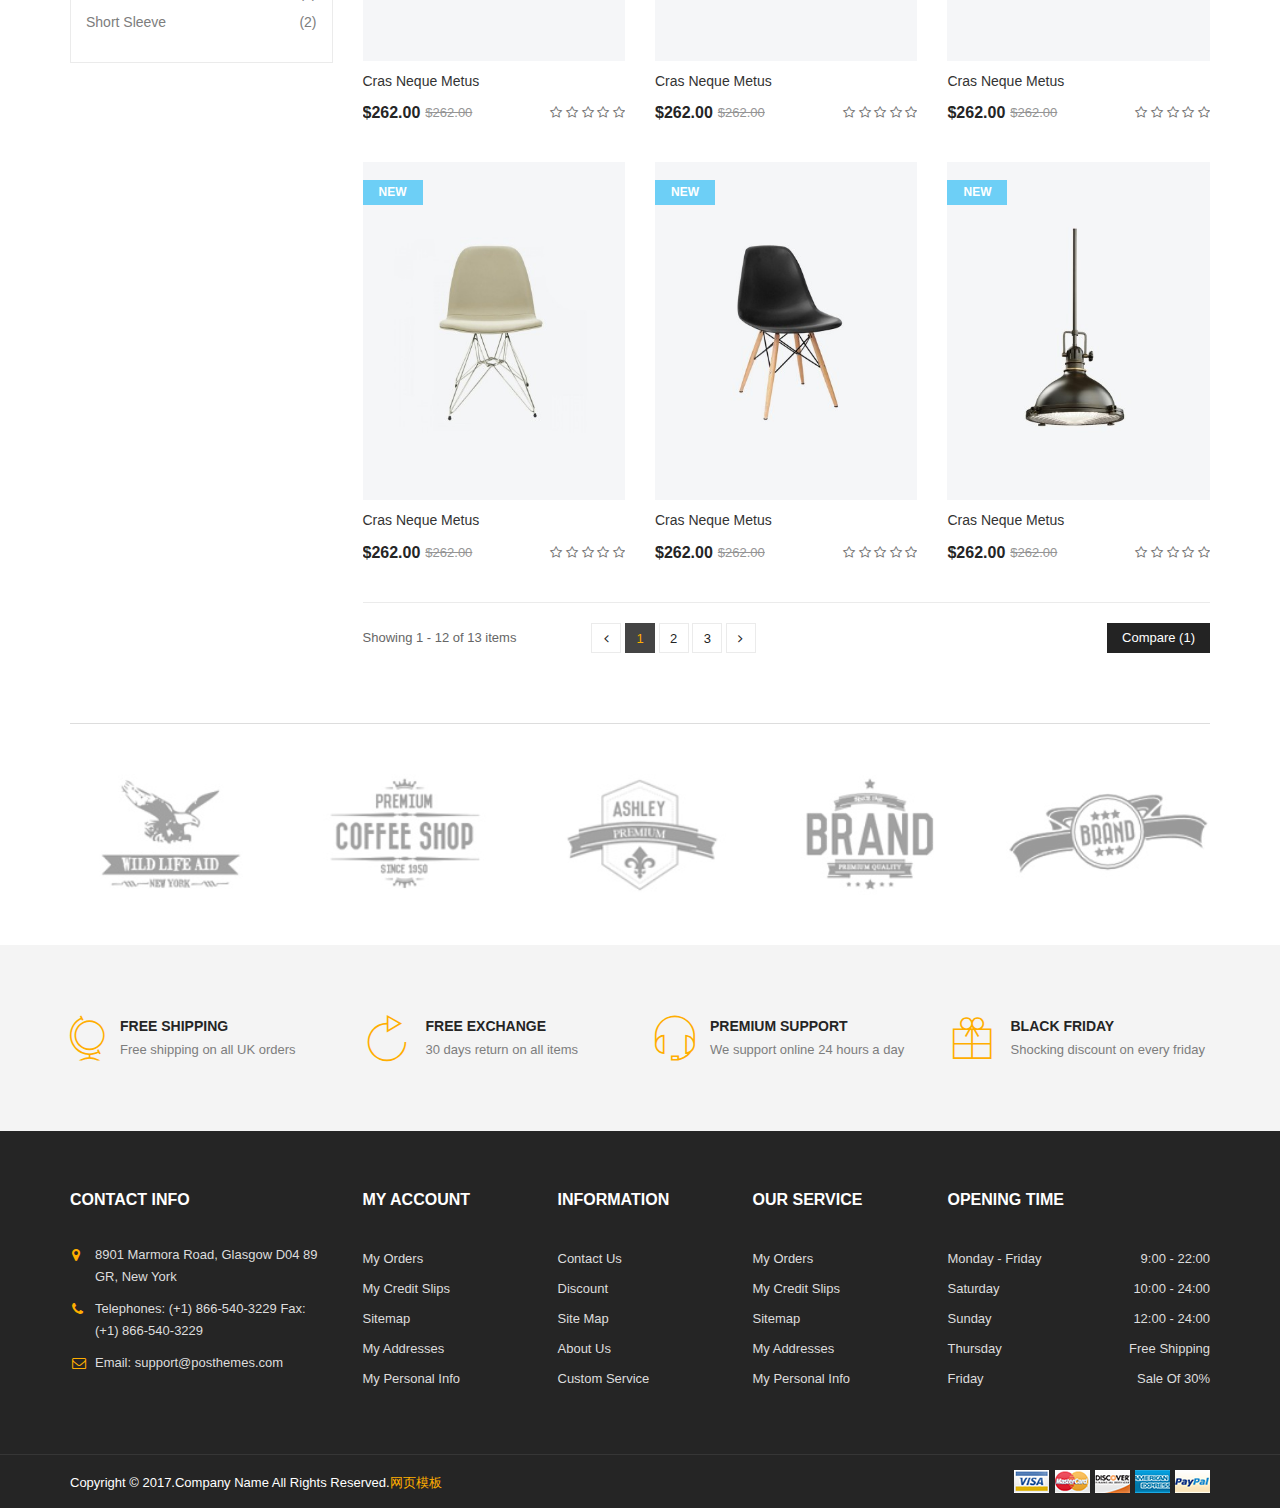
<file: src/main/webapp/statics/assets/shop.html>
﻿<!doctype html>
<html class="no-js" lang="en">

<head>
    <meta charset="utf-8">
    <meta http-equiv="x-ua-compatible" content="ie=edge">
    <title>Shop</title>
    <meta name="description" content="">
    <meta name="viewport" content="width=device-width, initial-scale=1">
    <!-- favicon
    ============================================ -->		
    <link rel="shortcut icon" type="image/x-icon" href="img/favicon.png">
    
    <!-- All css files are included here. -->
    <!-- Bootstrap framework main css -->
    <link rel="stylesheet" href="css/bootstrap.min.css">
    <!-- This core.css file contents all plugings css file. -->
    <link rel="stylesheet" href="css/core.css">
    <!-- Theme shortcodes/elements style -->
    <link rel="stylesheet" href="css/shortcode/shortcodes.css">
    <!-- Theme main style -->
    <link rel="stylesheet" href="style.css">
    <!-- Responsive css -->
    <link rel="stylesheet" href="css/responsive.css">
    <!-- User style -->
    <link rel="stylesheet" href="css/custom.css">
    
    <!-- Modernizr JS -->
    <script src="js/vendor/modernizr-2.8.3.min.js"></script>
</head>

<body>
    <!--[if lt IE 8]>
    <p class="browserupgrade">You are using an <strong>outdated</strong> browser. Please <a href="http://browsehappy.com/">upgrade your browser</a> to improve your experience.</p>
    <![endif]-->  
	<!-- header start -->
	<header class="header-pos blg">
		<div class="header-area header-middle">
			<div class="container-fluid">
				<div class="row">
					<div class="col-md-2 col-sm-3 col-xs-12">
						<div class="logo">
							<a href="index.html"><img src="img/logo/logo.jpg" alt="" /></a>
						</div>
					</div>
					<div class="col-md-10 col-sm-9 col-xs-12 text-right xs-center">
						<div class="main-menu display-inline hidden-sm hidden-xs">
							<nav>
                                <ul>
                                    <li><a href="index.html">Home</a>
                                    </li>
                                    <li><a href="shop.html">Sofa</a>
                                        <div class="mega-menu"></li>
                                    <li><a href="#">Elements</a></li>
                                    <li><a href="shop.html">Lighting</a></li>
                                    <li><a href="#">Pages</a></li>
                                    <li><a href="#">What's New</a></li>
                                </ul>
                            </nav>
						</div>
						<div class="search-block-top display-inline">
							<div class="icon-search"></div>
							<div class="toogle-content">
								<form action="#" id="searchbox">
									<input type="text" placeholder="Search" />
									<button class="button-search"></button>
								</form>
							</div> 
						</div>
						<div class="shopping-cart ml-20 display-inline">
							<a href="cart.html"><b>shopping cart</b>(2)</a>
							<ul>
								<li>
									<div class="cart-img">
										<a href="#"><img src="img/cart/1.jpg" alt="" /></a>
									</div>
									<div class="cart-content">
										<h3><a href="#"> 1 X Faded...</a> </h3>
										<span><b>S, Orange</b></span>
										<span class="cart-price">£ 16.84</span>
									</div>
									<div class="cart-del">
										<i class="fa fa-times-circle"></i>
									</div>
								</li>
								<li>
									<div class="cart-img">
										<a href="#"><img src="img/cart/1.jpg" alt="" /></a>
									</div>
									<div class="cart-content">
										<h3><a href="#"> 1 X Faded...</a> </h3>
										<span><b>S, Orange</b></span>
										<span class="cart-price">£ 16.84</span>
									</div>
									<div class="cart-del">
										<i class="fa fa-times-circle"></i>
									</div>
								</li>
								<li>
									<div class="shipping"> 
										<span class="f-left">Shipping </span>
										<span class="f-right cart-price"> $7.00</span>  
									</div>
									<hr class="shipping-border" />
									<div class="shipping">
										<span class="f-left"> Total </span>
										<span class="f-right cart-price">$692.00</span> 
									</div>
								</li>
								<li class="checkout m-0"><a href="#">checkout <i class="fa fa-angle-right"></i></a></li>
							</ul>							
						</div>
						<div class="setting-menu display-inline">
							<div class="icon-nav current"></div>
							<ul class="content-nav toogle-content">
								<li class="currencies-block-top">
									<div class="current"><b>Currency : USD</b></div>
									<ul>
										<li><a href="#">Dollar (USD)</a></li>
										<li><a href="#">Pound (GBP)</a></li>
									</ul>
								</li>
								<li class="currencies-block-top">
									<div class="current"><b>English</b></div>
									<ul>
										<li><a href="#">English</a></li>
										<li><a href="#">اللغة العربية</a></li>
									</ul>
								</li>
								<li class="currencies-block-top">
									<div class="current"><b>My Account</b></div>
									<ul>
										<li><a href="#">My account</a></li>
										<li><a href="#">My wishlist</a></li>
										<li><a href="#">Checkout</a></li>
										<li><a href="#">Log in</a></li>
									</ul>
								</li>
							</ul>
						</div>
					</div>
				</div>
			</div>
		</div>
		<div class="mobile-menu-area visible-sm visible-xs">
			<div class="container-fluid">
				<div class="row">
					<div class="col-md-12">
						<div class="mobile-menu">
							<nav id="mobile-menu-active">
								<ul>
									<li><a href="#">Home</a></li>
									<li><a href="shop.html">Sofa</a></li>
									<li><a href="#">Elements</a></li>
									<li><a href="shop.html">Lighting</a></li>
									<li><a href="#">Pages</a></li>
									<li><a href="#">What's New</a></li>
								</ul>
							</nav>							
						</div>
					</div>
				</div>
			</div>
		</div>
	</header>
	<!-- header end -->
	<div class="space-custom"></div>
	<!-- breadcrumb start -->
	<div class="breadcrumb-area">
		<div class="container">
			<ol class="breadcrumb">
                <li><a href="#"><i class="fa fa-home"></i></a></li>
                <li><a href="#">Library</a></li>
                <li class="active">Data</li>
			</ol>			
		</div>
	</div>
	<!-- breadcrumb end -->
	<!-- shop-area start -->
	<div class="shop-area">
		<div class="container">
			<div class="row">
				<div class="col-md-3 col-sm-4">
					<div class="column">
						<h2 class="title-block">Catalog</h2>
						<div class="sidebar-widget">
							<h3 class="sidebar-title">Availability</h3>
							<ul class="sidebar-menu">
								<li><a href="#">In stock <span>(13)</span></a></li>
								<li><a href="#">In stock <span>(13)</span></a></li>
							</ul>
						</div>
						<div class="sidebar-widget">
							<h3 class="sidebar-title">Condition</h3>
							<ul class="sidebar-menu">
								<li><a href="#">New <span>(11)</span></a></li>
							</ul>
						</div>
						<div class="sidebar-widget">
							<h3 class="sidebar-title">Manufacturer</h3>
							<ul class="sidebar-menu">
								<li><a href="#"> Fashion Manufacturer  <span>(13)</span></a></li>
							</ul>
						</div>
						<div class="sidebar-widget">
							<h3 class="sidebar-title">Manufacturer</h3>
							<div class="price-filter">
								<p>
								  <label for="amount">Range:</label>
								  <input type="text" id="amount" readonly style="border:0; color:#f6931f; font-weight:bold;">
								</p> 
								<div id="slider-range"></div>
							</div>
						</div>
						<div class="sidebar-widget">
							<h3 class="sidebar-title">Size</h3>
							<ul class="sidebar-menu">
								<li><a href="#"> S  <span>(13)</span></a></li>
								<li><a href="#"> M  <span>(15)</span></a></li>
								<li><a href="#"> L  <span>(6)</span></a></li>
							</ul>
						</div>
						<div class="sidebar-widget">
							<h3 class="sidebar-title">Size</h3>
							<ul class="sidebar-menu">
								<li><a href="#"> Beige  <span>(2)</span></a></li>
								<li><a href="#"> White <span>(4)</span></a></li>
								<li><a href="#"> Black  <span>(4)</span></a></li>
								<li><a href="#"> Orange   <span>(6)</span></a></li>
								<li><a href="#"> Blue  <span>(4)</span></a></li>
								<li><a href="#"> Green  <span>(1)</span></a></li>
								<li><a href="#"> Yellow  <span>(5)</span></a></li>
								<li><a href="#">  Pink <span>(2)</span></a></li>
							</ul>
						</div>
						<div class="sidebar-widget">
							<h3 class="sidebar-title">Compositions</h3>
							<ul class="sidebar-menu">
								<li><a href="#">  Cotton  <span>(2)</span></a></li>
								<li><a href="#"> Polyester <span>(4)</span></a></li>
								<li><a href="#"> Viscose  <span>(4)</span></a></li>
							</ul>
						</div>
						<div class="sidebar-widget">
							<h3 class="sidebar-title">Styles</h3>
							<ul class="sidebar-menu">
								<li><a href="#">   Casual  <span>(2)</span></a></li>
								<li><a href="#"> Dressy  <span>(4)</span></a></li>
								<li><a href="#"> Girly  <span>(4)</span></a></li>
							</ul>
						</div>
						<div class="sidebar-widget">
							<h3 class="sidebar-title">Properties</h3>
							<ul class="sidebar-menu">
								<li><a href="#">Colorful Dress <span>(2)</span></a></li>
								<li><a href="#">Maxi Dress <span>(4)</span></a></li>
								<li><a href="#">Midi Dress <span>(4)</span></a></li>
								<li><a href="#">Short Dress <span>(3)</span></a></li>
								<li><a href="#">Short Sleeve <span>(2)</span></a></li>
							</ul>
						</div>
					</div>
				</div>
				<div class="col-md-9 col-sm-8">
					<h2 class="page-heading mt-40">
						<span class="cat-name">Sofa</span>
						<span class="heading-counter">There are 13 products.</span>
					</h2>
					<div class="shop-page-bar">
						<div>	
							<div class="shop-bar">
								<!-- Nav tabs -->
								<ul class="shop-tab f-left" role="tablist">
									<li role="presentation" class="active"><a href="#home" data-toggle="tab"><i class="fa fa-th-large" aria-hidden="true"></i></a></li>
									<li role="presentation"><a href="#profile" data-toggle="tab"><i class="fa fa-th-list" aria-hidden="true"></i></a></li>
								</ul>
								<div class="selector-field f-left ml-20 hidden-xs">
									<form action="#">
										<label>Sort by</label>
										<select name="select">
											<option value="">----</option>
											<option value="">Price: Lowest first</option>
											<option value="">Price: Highest first</option>
											<option value="">Product Name: A to Z</option>
											<option value="">Product Name: Z to A</option>
											<option value="">In stock</option>
											<option value="">Reference: Lowest first</option>
											<option value="">Reference: Highest first</option>
										</select>
									</form>
								</div>
								<div class="selector-field f-left ml-30 hidden-xs">
									<form action="#">
										<label>Show</label>
										<select name="select">
											<option value="">12</option>
											<option value="">13</option>
											<option value="">14</option>
										</select>
									</form>
								</div>
								<div class="selector-field f-right ml-30">
									<form action="#">
										<button class="compare">Compare (1)</button>
									</form>
								</div>
							</div>	
							<!-- Tab panes -->
							<div class="tab-content">
								<div role="tabpanel" class="tab-pane active" id="home">
									<div class="row">
										<div class="col-md-4 col-sm-6">
											<div class="product-wrapper mb-40">
												<div class="product-img">
													<a href="#"><img src="img/product/5.jpg" alt="" /></a>
													<span class="new-label">New</span>
													<div class="product-action">
														<a href="#"><i class="pe-7s-cart"></i></a>
														<a href="#"><i class="pe-7s-like"></i></a>
														<a href="#"><i class="pe-7s-folder"></i></a>
														<a href="#" data-toggle="modal" data-target="#productModal"><i class="pe-7s-look"></i></a>
													</div>
												</div>
												<div class="product-content">
													<div class="pro-title">
														<h3><a href="product-details.html">Cras Neque Metus</a></h3>
													</div>
													<div class="price-reviews">
														<div class="price-box">
															<span class="price product-price">$262.00</span>
															<span class="old-price product-price">$262.00</span>
														</div>
														<div class="pro-rating">
															<a href="#"><i class="fa fa-star-o"></i></a>
															<a href="#"><i class="fa fa-star-o"></i></a>
															<a href="#"><i class="fa fa-star-o"></i></a>
															<a href="#"><i class="fa fa-star-o"></i></a>
															<a href="#"><i class="fa fa-star-o"></i></a>
														</div>
													</div>
												</div>
											</div>
										</div>
										<div class="col-md-4 col-sm-6">
											<div class="product-wrapper mb-40">
												<div class="product-img">
													<a href="#"><img src="img/product/6.jpg" alt="" /></a>
													<span class="new-label">New</span>
													<div class="product-action">
														<a href="#"><i class="pe-7s-cart"></i></a>
														<a href="#"><i class="pe-7s-like"></i></a>
														<a href="#"><i class="pe-7s-folder"></i></a>
														<a href="#" data-toggle="modal" data-target="#productModal"><i class="pe-7s-look"></i></a>
													</div>
												</div>
												<div class="product-content">
													<div class="pro-title">
														<h3><a href="product-details.html">Cras Neque Metus</a></h3>
													</div>
													<div class="price-reviews">
														<div class="price-box">
															<span class="price product-price">$262.00</span>
															<span class="old-price product-price">$262.00</span>
														</div>
														<div class="pro-rating">
															<a href="#"><i class="fa fa-star-o"></i></a>
															<a href="#"><i class="fa fa-star-o"></i></a>
															<a href="#"><i class="fa fa-star-o"></i></a>
															<a href="#"><i class="fa fa-star-o"></i></a>
															<a href="#"><i class="fa fa-star-o"></i></a>
														</div>
													</div>
												</div>
											</div>
										</div>									
										<div class="col-md-4 col-sm-6">
											<div class="product-wrapper mb-40">
												<div class="product-img">
													<a href="#"><img src="img/product/4.jpg" alt="" /></a>
													<span class="new-label">New</span>
													<div class="product-action">
														<a href="#"><i class="pe-7s-cart"></i></a>
														<a href="#"><i class="pe-7s-like"></i></a>
														<a href="#"><i class="pe-7s-folder"></i></a>
														<a href="#" data-toggle="modal" data-target="#productModal"><i class="pe-7s-look"></i></a>
													</div>
												</div>
												<div class="product-content">
													<div class="pro-title">
														<h3><a href="product-details.html">Cras Neque Metus</a></h3>
													</div>
													<div class="price-reviews">
														<div class="price-box">
															<span class="price product-price">$262.00</span>
															<span class="old-price product-price">$262.00</span>
														</div>
														<div class="pro-rating">
															<a href="#"><i class="fa fa-star-o"></i></a>
															<a href="#"><i class="fa fa-star-o"></i></a>
															<a href="#"><i class="fa fa-star-o"></i></a>
															<a href="#"><i class="fa fa-star-o"></i></a>
															<a href="#"><i class="fa fa-star-o"></i></a>
														</div>
													</div>
												</div>
											</div>
										</div>									
										<div class="col-md-4 col-sm-6">
											<div class="product-wrapper mb-40">
												<div class="product-img">
													<a href="#"><img src="img/product/12.jpg" alt="" /></a>
													<span class="new-label">New</span>
													<div class="product-action">
														<a href="#"><i class="pe-7s-cart"></i></a>
														<a href="#"><i class="pe-7s-like"></i></a>
														<a href="#"><i class="pe-7s-folder"></i></a>
														<a href="#" data-toggle="modal" data-target="#productModal"><i class="pe-7s-look"></i></a>
													</div>
												</div>
												<div class="product-content">
													<div class="pro-title">
														<h3><a href="product-details.html">Cras Neque Metus</a></h3>
													</div>
													<div class="price-reviews">
														<div class="price-box">
															<span class="price product-price">$262.00</span>
															<span class="old-price product-price">$262.00</span>
														</div>
														<div class="pro-rating">
															<a href="#"><i class="fa fa-star-o"></i></a>
															<a href="#"><i class="fa fa-star-o"></i></a>
															<a href="#"><i class="fa fa-star-o"></i></a>
															<a href="#"><i class="fa fa-star-o"></i></a>
															<a href="#"><i class="fa fa-star-o"></i></a>
														</div>
													</div>
												</div>
											</div>
										</div>
										<div class="col-md-4 col-sm-6">
											<div class="product-wrapper mb-40">
												<div class="product-img">
													<a href="#"><img src="img/product/3.jpg" alt="" /></a>
													<span class="new-label">New</span>
													<div class="product-action">
														<a href="#"><i class="pe-7s-cart"></i></a>
														<a href="#"><i class="pe-7s-like"></i></a>
														<a href="#"><i class="pe-7s-folder"></i></a>
														<a href="#" data-toggle="modal" data-target="#productModal"><i class="pe-7s-look"></i></a>
													</div>
												</div>
												<div class="product-content">
													<div class="pro-title">
														<h3><a href="product-details.html">Cras Neque Metus</a></h3>
													</div>
													<div class="price-reviews">
														<div class="price-box">
															<span class="price product-price">$262.00</span>
															<span class="old-price product-price">$262.00</span>
														</div>
														<div class="pro-rating">
															<a href="#"><i class="fa fa-star-o"></i></a>
															<a href="#"><i class="fa fa-star-o"></i></a>
															<a href="#"><i class="fa fa-star-o"></i></a>
															<a href="#"><i class="fa fa-star-o"></i></a>
															<a href="#"><i class="fa fa-star-o"></i></a>
														</div>
													</div>
												</div>
											</div>
										</div>
										<div class="col-md-4 col-sm-6">
											<div class="product-wrapper mb-40">
												<div class="product-img">
													<a href="#"><img src="img/product/5.jpg" alt="" /></a>
													<span class="new-label">New</span>
													<div class="product-action">
														<a href="#"><i class="pe-7s-cart"></i></a>
														<a href="#"><i class="pe-7s-like"></i></a>
														<a href="#"><i class="pe-7s-folder"></i></a>
														<a href="#" data-toggle="modal" data-target="#productModal"><i class="pe-7s-look"></i></a>
													</div>
												</div>
												<div class="product-content">
													<div class="pro-title">
														<h3><a href="product-details.html">Cras Neque Metus</a></h3>
													</div>
													<div class="price-reviews">
														<div class="price-box">
															<span class="price product-price">$262.00</span>
															<span class="old-price product-price">$262.00</span>
														</div>
														<div class="pro-rating">
															<a href="#"><i class="fa fa-star-o"></i></a>
															<a href="#"><i class="fa fa-star-o"></i></a>
															<a href="#"><i class="fa fa-star-o"></i></a>
															<a href="#"><i class="fa fa-star-o"></i></a>
															<a href="#"><i class="fa fa-star-o"></i></a>
														</div>
													</div>
												</div>
											</div>
										</div>									
										<div class="col-md-4 col-sm-6">
											<div class="product-wrapper mb-40">
												<div class="product-img">
													<a href="#"><img src="img/product/12.jpg" alt="" /></a>
													<span class="new-label">New</span>
													<div class="product-action">
														<a href="#"><i class="pe-7s-cart"></i></a>
														<a href="#"><i class="pe-7s-like"></i></a>
														<a href="#"><i class="pe-7s-folder"></i></a>
														<a href="#" data-toggle="modal" data-target="#productModal"><i class="pe-7s-look"></i></a>
													</div>
												</div>
												<div class="product-content">
													<div class="pro-title">
														<h3><a href="product-details.html">Cras Neque Metus</a></h3>
													</div>
													<div class="price-reviews">
														<div class="price-box">
															<span class="price product-price">$262.00</span>
															<span class="old-price product-price">$262.00</span>
														</div>
														<div class="pro-rating">
															<a href="#"><i class="fa fa-star-o"></i></a>
															<a href="#"><i class="fa fa-star-o"></i></a>
															<a href="#"><i class="fa fa-star-o"></i></a>
															<a href="#"><i class="fa fa-star-o"></i></a>
															<a href="#"><i class="fa fa-star-o"></i></a>
														</div>
													</div>
												</div>
											</div>
										</div>
										<div class="col-md-4 col-sm-6">
											<div class="product-wrapper mb-40">
												<div class="product-img">
													<a href="#"><img src="img/product/3.jpg" alt="" /></a>
													<span class="new-label">New</span>
													<div class="product-action">
														<a href="#"><i class="pe-7s-cart"></i></a>
														<a href="#"><i class="pe-7s-like"></i></a>
														<a href="#"><i class="pe-7s-folder"></i></a>
														<a href="#" data-toggle="modal" data-target="#productModal"><i class="pe-7s-look"></i></a>
													</div>
												</div>
												<div class="product-content">
													<div class="pro-title">
														<h3><a href="product-details.html">Cras Neque Metus</a></h3>
													</div>
													<div class="price-reviews">
														<div class="price-box">
															<span class="price product-price">$262.00</span>
															<span class="old-price product-price">$262.00</span>
														</div>
														<div class="pro-rating">
															<a href="#"><i class="fa fa-star-o"></i></a>
															<a href="#"><i class="fa fa-star-o"></i></a>
															<a href="#"><i class="fa fa-star-o"></i></a>
															<a href="#"><i class="fa fa-star-o"></i></a>
															<a href="#"><i class="fa fa-star-o"></i></a>
														</div>
													</div>
												</div>
											</div>
										</div>
										<div class="col-md-4 col-sm-6">
											<div class="product-wrapper mb-40">
												<div class="product-img">
													<a href="#"><img src="img/product/4.jpg" alt="" /></a>
													<span class="new-label">New</span>
													<div class="product-action">
														<a href="#"><i class="pe-7s-cart"></i></a>
														<a href="#"><i class="pe-7s-like"></i></a>
														<a href="#"><i class="pe-7s-folder"></i></a>
														<a href="#" data-toggle="modal" data-target="#productModal"><i class="pe-7s-look"></i></a>
													</div>
												</div>
												<div class="product-content">
													<div class="pro-title">
														<h3><a href="product-details.html">Cras Neque Metus</a></h3>
													</div>
													<div class="price-reviews">
														<div class="price-box">
															<span class="price product-price">$262.00</span>
															<span class="old-price product-price">$262.00</span>
														</div>
														<div class="pro-rating">
															<a href="#"><i class="fa fa-star-o"></i></a>
															<a href="#"><i class="fa fa-star-o"></i></a>
															<a href="#"><i class="fa fa-star-o"></i></a>
															<a href="#"><i class="fa fa-star-o"></i></a>
															<a href="#"><i class="fa fa-star-o"></i></a>
														</div>
													</div>
												</div>
											</div>
										</div>
										<div class="col-md-4 col-sm-6">
											<div class="product-wrapper mb-40">
												<div class="product-img">
													<a href="#"><img src="img/product/5.jpg" alt="" /></a>
													<span class="new-label">New</span>
													<div class="product-action">
														<a href="#"><i class="pe-7s-cart"></i></a>
														<a href="#"><i class="pe-7s-like"></i></a>
														<a href="#"><i class="pe-7s-folder"></i></a>
														<a href="#" data-toggle="modal" data-target="#productModal"><i class="pe-7s-look"></i></a>
													</div>
												</div>
												<div class="product-content">
													<div class="pro-title">
														<h3><a href="product-details.html">Cras Neque Metus</a></h3>
													</div>
													<div class="price-reviews">
														<div class="price-box">
															<span class="price product-price">$262.00</span>
															<span class="old-price product-price">$262.00</span>
														</div>
														<div class="pro-rating">
															<a href="#"><i class="fa fa-star-o"></i></a>
															<a href="#"><i class="fa fa-star-o"></i></a>
															<a href="#"><i class="fa fa-star-o"></i></a>
															<a href="#"><i class="fa fa-star-o"></i></a>
															<a href="#"><i class="fa fa-star-o"></i></a>
														</div>
													</div>
												</div>
											</div>
										</div>
										<div class="col-md-4 col-sm-6">
											<div class="product-wrapper mb-40">
												<div class="product-img">
													<a href="#"><img src="img/product/6.jpg" alt="" /></a>
													<span class="new-label">New</span>
													<div class="product-action">
														<a href="#"><i class="pe-7s-cart"></i></a>
														<a href="#"><i class="pe-7s-like"></i></a>
														<a href="#"><i class="pe-7s-folder"></i></a>
														<a href="#" data-toggle="modal" data-target="#productModal"><i class="pe-7s-look"></i></a>
													</div>
												</div>
												<div class="product-content">
													<div class="pro-title">
														<h3><a href="product-details.html">Cras Neque Metus</a></h3>
													</div>
													<div class="price-reviews">
														<div class="price-box">
															<span class="price product-price">$262.00</span>
															<span class="old-price product-price">$262.00</span>
														</div>
														<div class="pro-rating">
															<a href="#"><i class="fa fa-star-o"></i></a>
															<a href="#"><i class="fa fa-star-o"></i></a>
															<a href="#"><i class="fa fa-star-o"></i></a>
															<a href="#"><i class="fa fa-star-o"></i></a>
															<a href="#"><i class="fa fa-star-o"></i></a>
														</div>
													</div>
												</div>
											</div>
										</div>
										<div class="col-md-4 col-sm-6">
											<div class="product-wrapper mb-40">
												<div class="product-img">
													<a href="#"><img src="img/product/7.jpg" alt="" /></a>
													<span class="new-label">New</span>
													<div class="product-action">
														<a href="#"><i class="pe-7s-cart"></i></a>
														<a href="#"><i class="pe-7s-like"></i></a>
														<a href="#"><i class="pe-7s-folder"></i></a>
														<a href="#" data-toggle="modal" data-target="#productModal"><i class="pe-7s-look"></i></a>
													</div>
												</div>
												<div class="product-content">
													<div class="pro-title">
														<h3><a href="product-details.html">Cras Neque Metus</a></h3>
													</div>
													<div class="price-reviews">
														<div class="price-box">
															<span class="price product-price">$262.00</span>
															<span class="old-price product-price">$262.00</span>
														</div>
														<div class="pro-rating">
															<a href="#"><i class="fa fa-star-o"></i></a>
															<a href="#"><i class="fa fa-star-o"></i></a>
															<a href="#"><i class="fa fa-star-o"></i></a>
															<a href="#"><i class="fa fa-star-o"></i></a>
															<a href="#"><i class="fa fa-star-o"></i></a>
														</div>
													</div>
												</div>
											</div>
										</div>									
									</div>
								</div>
								<div role="tabpanel" class="tab-pane" id="profile">
									<div class="row mb-50">
										<div class="col-xs-5 col-sm-5 col-md-4">
											<div class="product-wrapper">
												<div class="product-img">
													<a href="#"><img src="img/product/1.jpg" alt="" /></a>
													<span class="new-label">New</span>
												</div>
											</div>											
										</div>
										<div class="col-xs-7 col-sm-7 col-md-8">
											<div class="product-content product-list">
												<div class="pro-title">
													<h3><a href="product-details.html">Mattis Lobortis </a></h3>
												</div>												
												<div class="price-reviews">
													<div class="price-box">
														<span class="price product-price">$500.00</span>
													</div>
													<div class="pro-rating">
														<a href="#"><i class="fa fa-star-o"></i></a>
														<a href="#"><i class="fa fa-star-o"></i></a>
														<a href="#"><i class="fa fa-star-o"></i></a>
														<a href="#"><i class="fa fa-star-o"></i></a>
														<a href="#"><i class="fa fa-star-o"></i></a>
													</div>
												</div>
												<p>Faded short sleeves t-shirt with high neckline. Soft and stretchy material for a comfortable fit. Accessorize with a straw hat and you're ready for summer!</p>
												<div class="product-action">
													<a class="cart" href="#"><span>Add to cart</span></a>
													<a href="#"><i class="pe-7s-like"></i></a>
													<a href="#"><i class="pe-7s-folder"></i></a>
													<a href="#" data-toggle="modal" data-target="#productModal"><i class="pe-7s-look"></i></a>
												</div>
												<div class="color-list">
													<a href="#"></a>
													<a href="#"></a>
												</div>
											</div>									
										</div>
									</div>
									<div class="row mb-50">
										<div class="col-xs-5 col-sm-5 col-md-4">
											<div class="product-wrapper">
												<div class="product-img">
													<a href="#"><img src="img/product/7.jpg" alt="" /></a>
													<span class="new-label">New</span>
												</div>
											</div>											
										</div>
										<div class="col-xs-7 col-sm-7 col-md-8">
											<div class="product-content product-list">
												<div class="pro-title">
													<h3><a href="product-details.html">Cras Neque Metus</a></h3>
												</div>												
												<div class="price-reviews">
													<div class="price-box">
														<span class="price product-price">$262.00</span>
														<span class="old-price product-price">$262.00</span>
													</div>
													<div class="pro-rating">
														<a href="#"><i class="fa fa-star-o"></i></a>
														<a href="#"><i class="fa fa-star-o"></i></a>
														<a href="#"><i class="fa fa-star-o"></i></a>
														<a href="#"><i class="fa fa-star-o"></i></a>
														<a href="#"><i class="fa fa-star-o"></i></a>
													</div>
												</div>
												<p>Faded short sleeves t-shirt with high neckline. Soft and stretchy material for a comfortable fit. Accessorize with a straw hat and you're ready for summer!</p>
												<div class="product-action">
													<a class="cart" href="#"><span>Add to cart</span></a>
													<a href="#"><i class="pe-7s-like"></i></a>
													<a href="#"><i class="pe-7s-folder"></i></a>
													<a href="#" data-toggle="modal" data-target="#productModal"><i class="pe-7s-look"></i></a>
												</div>
												<div class="color-list">
													<a href="#"></a>
													<a href="#"></a>
												</div>
											</div>									
										</div>
									</div>
									<div class="row mb-50">
										<div class="col-xs-5 col-sm-5 col-md-4">
											<div class="product-wrapper">
												<div class="product-img">
													<a href="#"><img src="img/product/2.jpg" alt="" /></a>
													<span class="new-label">New</span>
												</div>
											</div>											
										</div>
										<div class="col-xs-7 col-sm-7 col-md-8">
											<div class="product-content product-list">
												<div class="pro-title">
													<h3><a href="product-details.html">Proin Lectus </a></h3>
												</div>												
												<div class="price-reviews">
													<div class="price-box">
														<span class="price product-price">$262.00</span>
														<span class="old-price product-price">$262.00</span>
													</div>
													<div class="pro-rating">
														<a href="#"><i class="fa fa-star-o"></i></a>
														<a href="#"><i class="fa fa-star-o"></i></a>
														<a href="#"><i class="fa fa-star-o"></i></a>
														<a href="#"><i class="fa fa-star-o"></i></a>
														<a href="#"><i class="fa fa-star-o"></i></a>
													</div>
												</div>
												<p>Faded short sleeves t-shirt with high neckline. Soft and stretchy material for a comfortable fit. Accessorize with a straw hat and you're ready for summer!</p>
												<div class="product-action">
													<a class="cart" href="#"><span>Add to cart</span></a>
													<a href="#"><i class="pe-7s-like"></i></a>
													<a href="#"><i class="pe-7s-folder"></i></a>
													<a href="#" data-toggle="modal" data-target="#productModal"><i class="pe-7s-look"></i></a>
												</div>
												<div class="color-list">
													<a href="#"></a>
													<a href="#"></a>
												</div>
											</div>									
										</div>
									</div>
									<div class="row mb-50">
										<div class="col-xs-5 col-sm-5 col-md-4">
											<div class="product-wrapper">
												<div class="product-img">
													<a href="#"><img src="img/product/4.jpg" alt="" /></a>
													<span class="new-label">New</span>
												</div>
											</div>											
										</div>
										<div class="col-xs-7 col-sm-7 col-md-8">
											<div class="product-content product-list">
												<div class="pro-title">
													<h3><a href="product-details.html">Convallis Interdum </a></h3>
												</div>												
												<div class="price-reviews">
													<div class="price-box">
														<span class="price product-price">$262.00</span>
														<span class="old-price product-price">$262.00</span>
													</div>
													<div class="pro-rating">
														<a href="#"><i class="fa fa-star-o"></i></a>
														<a href="#"><i class="fa fa-star-o"></i></a>
														<a href="#"><i class="fa fa-star-o"></i></a>
														<a href="#"><i class="fa fa-star-o"></i></a>
														<a href="#"><i class="fa fa-star-o"></i></a>
													</div>
												</div>
												<p>Faded short sleeves t-shirt with high neckline. Soft and stretchy material for a comfortable fit. Accessorize with a straw hat and you're ready for summer!</p>
												<div class="product-action">
													<a class="cart" href="#"><span>Add to cart</span></a>
													<a href="#"><i class="pe-7s-like"></i></a>
													<a href="#"><i class="pe-7s-folder"></i></a>
													<a href="#" data-toggle="modal" data-target="#productModal"><i class="pe-7s-look"></i></a>
												</div>
												<div class="color-list">
													<a href="#"></a>
													<a href="#"></a>
												</div>
											</div>									
										</div>
									</div>
								</div>
								<div class="content-sortpagibar">
									<div class="product-count display-inline">Showing 1 - 12 of 13 items</div>
									<ul class="shop-pagi display-inline">
										<li><a href="#"><i class="fa fa-angle-left"></i></a></li>
										<li class="active"><a href="#">1</a></li>
										<li><a href="#">2</a></li>
										<li><a href="#">3</a></li>
										<li><a href="#"><i class="fa fa-angle-right"></i></a></li>
									</ul>
									<div class="selector-field f-right">
										<form action="#">
											<button class="compare">Compare (1)</button>
										</form>
									</div>												
								</div>							
							</div>
						</div>				
					</div>
				</div>
			</div>
		</div>
	</div>
	<!-- shop-area end -->
	<!-- brand-area start -->
	<div class="brand-area">
		<div class="container">
			<div class="brand-sep ptb-50">
				<div class="row">
					<div class="brand-active">
						<div class="col-lg-12">
							<div class="single-brand">
								<a href="#"><img src="img/brand/1.jpg" alt="" /></a>
							</div>
						</div>
						<div class="col-lg-12">
							<div class="single-brand">
								<a href="#"><img src="img/brand/2.jpg" alt="" /></a>
							</div>
						</div>
						<div class="col-lg-12">
							<div class="single-brand">
								<a href="#"><img src="img/brand/3.jpg" alt="" /></a>
							</div>
						</div>
						<div class="col-lg-12">
							<div class="single-brand">
								<a href="#"><img src="img/brand/4.jpg" alt="" /></a>
							</div>
						</div>
						<div class="col-lg-12">
							<div class="single-brand">
								<a href="#"><img src="img/brand/5.jpg" alt="" /></a>
							</div>
						</div>
						<div class="col-lg-12">
							<div class="single-brand">
								<a href="#"><img src="img/brand/1.jpg" alt="" /></a>
							</div>
						</div>
						<div class="col-lg-12">
							<div class="single-brand">
								<a href="#"><img src="img/brand/2.jpg" alt="" /></a>
							</div>
						</div>
					</div>
				</div>
			</div>
		</div>
	</div>
	<!-- brand-area end -->
	<!-- service-area start -->
	<div class="service-area pt-70 pb-40 gray-bg">
		<div class="container">
			<div class="row">
				<div class="col-md-3 col-sm-6">
					<div class="single-service mb-30">
						<div class="service-icon">
							<i class="pe-7s-world"></i>
						</div>
						<div class="service-title">
							<h3>FREE SHIPPING</h3>
							<p>Free shipping on all UK orders</p>
						</div>
					</div>
				</div>
				<div class="col-md-3 col-sm-6">
					<div class="single-service mb-30">
						<div class="service-icon">
							<i class="pe-7s-refresh"></i>
						</div>
						<div class="service-title">
							<h3>FREE EXCHANGE</h3>
							<p>30 days return on all items</p>
						</div>
					</div>
				</div>
				<div class="col-md-3 col-sm-6">
					<div class="single-service mb-30 sm-mrg">
						<div class="service-icon">
							<i class="pe-7s-headphones"></i>
						</div>
						<div class="service-title">
							<h3>PREMIUM SUPPORT</h3>
							<p>We support online 24 hours a day</p>
						</div>
					</div>
				</div>
				<div class="col-md-3 col-sm-6">
					<div class="single-service mb-30 xs-mrg sm-mrg">
						<div class="service-icon">
							<i class="pe-7s-gift"></i>
						</div>
						<div class="service-title">
							<h3>BLACK FRIDAY</h3>
							<p>Shocking discount on every friday</p>
						</div>
					</div>
				</div>
			</div>
		</div>
	</div>
	<!-- service-area end -->
	<!-- footer start -->
	<footer class="black-bg">
		<div class="footer-top-area ptb-60">
			<div class="container">
				<div class="row">
					<div class="col-md-3 col-sm-4">
						<div class="footer-widget">
							<h3 class="footer-title">Contact info</h3>
							<div class="footer-contact">
								<ul>
									<li><em class="fa fa-map-marker"></em>8901 Marmora Road, Glasgow <span>D04 89 GR, New York</span></li>
									<li><em class="fa fa-phone"></em>Telephones: (+1) 866-540-3229 <span>Fax: (+1) 866-540-3229</span></li>
									<li><em class="fa fa-envelope-o"></em>Email: support@posthemes.com</li>
								</ul>
							</div>							
						</div>
					</div>
					<div class="col-md-2 col-sm-4">
						<div class="footer-widget">
							<h3 class="footer-title">My account</h3>
							<ul class="block-content">
								<li><a href="#">My orders</a></li>
								<li><a href="#">My credit slips</a></li>
								<li><a href="#">Sitemap</a></li>
								<li><a href="#">My addresses</a></li>
								<li><a href="#">My personal info</a></li>	
							</ul>							
						</div>					
					</div>
					<div class="col-md-2 col-sm-4">
						<div class="footer-widget">
							<h3 class="footer-title">Information</h3>
							<ul class="block-content">
								<li><a href="#">Contact us</a></li>
								<li><a href="#">Discount</a></li>
								<li><a href="#">Site map</a></li>
								<li><a href="#">About us</a></li>	
								<li><a href="#">Custom service</a></li>									
							</ul>							
						</div>					
					</div>
					<div class="col-md-2 col-sm-4 footer-sm">
						<div class="footer-widget">
							<h3 class="footer-title">OUR SERVICE</h3>
							<ul class="block-content">
								<li><a href="#">My orders</a></li>
								<li><a href="#">My credit slips</a></li>
								<li><a href="#">Sitemap</a></li>
								<li><a href="#">My addresses</a></li>
								<li><a href="#">My personal info</a></li>	
							</ul>							
						</div>					
					</div>
					<div class="col-md-3 col-sm-4 footer-sm">
						<div class="footer-widget">
							<h3 class="footer-title">OPENING TIME</h3>
							<div class="footer-time">
								<p><span class="ft-content"><span class="day">Monday - Friday</span><span class="time">9:00 - 22:00</span></span></p>
								<p><span class="ft-content"><span class="day">Saturday</span><span class="time">10:00 - 24:00</span></span></p>
								<p><span class="ft-content"><span class="day">Sunday</span><span class="time">12:00 - 24:00</span></span></p>
								<p><span class="ft-content"><span class="day">Thursday</span><span class="time">Free Shipping</span></span></p>
								<p><span class="ft-content"><span class="day">Friday</span><span class="time">sale of 30%</span></span></p>
							</div>							
						</div>					
					</div>
				</div>
			</div>
		</div>
		<!-- footer-bootom-area start -->
		<div class="footer-bootom-area ptb-15">
			<div class="container">
				<div class="row">
					<div class="col-md-6 col-sm-6 col-xs-12">
						<div class="copyright">
							<p>Copyright &copy; 2017.Company name All rights reserved.<a target="_blank" href="http://sc.chinaz.com/moban/">&#x7F51;&#x9875;&#x6A21;&#x677F;</a></p>
						</div>
					</div>
					<div class="col-md-6 col-sm-6 col-xs-12">
						<div class="payment">
							<img src="img/payment.png" alt="" />
						</div>
					</div>
				</div>
			</div>
		</div>
		<!-- footer-bootom-area end -->
	</footer>
	<!-- footer end -->
	<!-- Modal -->
	<div class="modal fade" id="productModal" tabindex="-1" role="dialog">
        <div class="modal-dialog" role="document">
            <div class="modal-content">
                <div class="modal-header">
                    <button type="button" class="close" data-dismiss="modal" aria-label="Close"><span aria-hidden="true">x</span></button>
                </div>
                <div class="modal-body">
                    <div class="modal-img">
                        <a href="shop.html"><img src="img/product/1.jpg" alt="" /></a>
                    </div>
                    <div class="modal-pro-content">
                        <h3><a href="#">Phasellus Vel Hendrerit</a></h3>
                        <div class="pro-rating">
                            <i class="fa fa-star"></i>
                            <i class="fa fa-star"></i>
                            <i class="fa fa-star"></i>
                            <i class="fa fa-star"></i>
                            <i class="fa fa-star-o"></i>
                        </div>
                        <span>(2 customer reviews)</span>
                        <div class="price">
                            <span>$70.00</span>
                            <span class="old">$80.11</span>
                        </div>
                        <p>Pellentesque habitant morbi tristique senectus et netus et malesuada fames ac turpis egestas. Vestibulum tortor quam, feugiat vitae, ultricies eget, tempor sit amet.</p>	
                        <form action="#">
                            <input type="number" value="1" />
                            <button>Add to cart</button>
                        </form>
                        <div class="product_meta">
                            <span class="posted_in">Categories: <a rel="tag" href="#">Albums</a>, <a rel="tag" href="#">Music</a></span> <span class="tagged_as">Tags: <a rel="tag" href="#">Albums</a>, <a rel="tag" href="#">Music</a></span> 
                        </div>
                        <div class="social">
                            <a href="#"><i class="fa fa-facebook"></i></a>
                            <a href="#"><i class="fa fa-twitter"></i></a>
                            <a href="#"><i class="fa fa-google-plus"></i></a>
                            <a href="#"><i class="fa fa-instagram"></i></a>
                            <a href="#"><i class="fa fa-pinterest"></i></a>
                        </div>
                    </div>
                </div>
            </div>
        </div>
	</div>
	<!-- Modal end -->
    
    
    
    <!-- jquery latest version -->
    <script src="js/vendor/jquery-1.12.0.min.js"></script>
    <!-- Bootstrap framework js -->
    <script src="js/bootstrap.min.js"></script>
    <!-- ajax-mail js -->
    <script src="js/ajax-mail.js"></script>
    <!-- owl.carousel js -->
    <script src="js/owl.carousel.min.js"></script>
    <!-- owl.carousel js -->
    <script src="js/jquery-ui.min.js"></script>
    <!-- jquery.nivo.slider js -->
    <script src="js/jquery.nivo.slider.pack.js"></script>
    <!-- All js plugins included in this file. -->
    <script src="js/plugins.js"></script>
    <!-- Main js file that contents all jQuery plugins activation. -->
    <script src="js/main.js"></script>
</body>

</html>
</file>
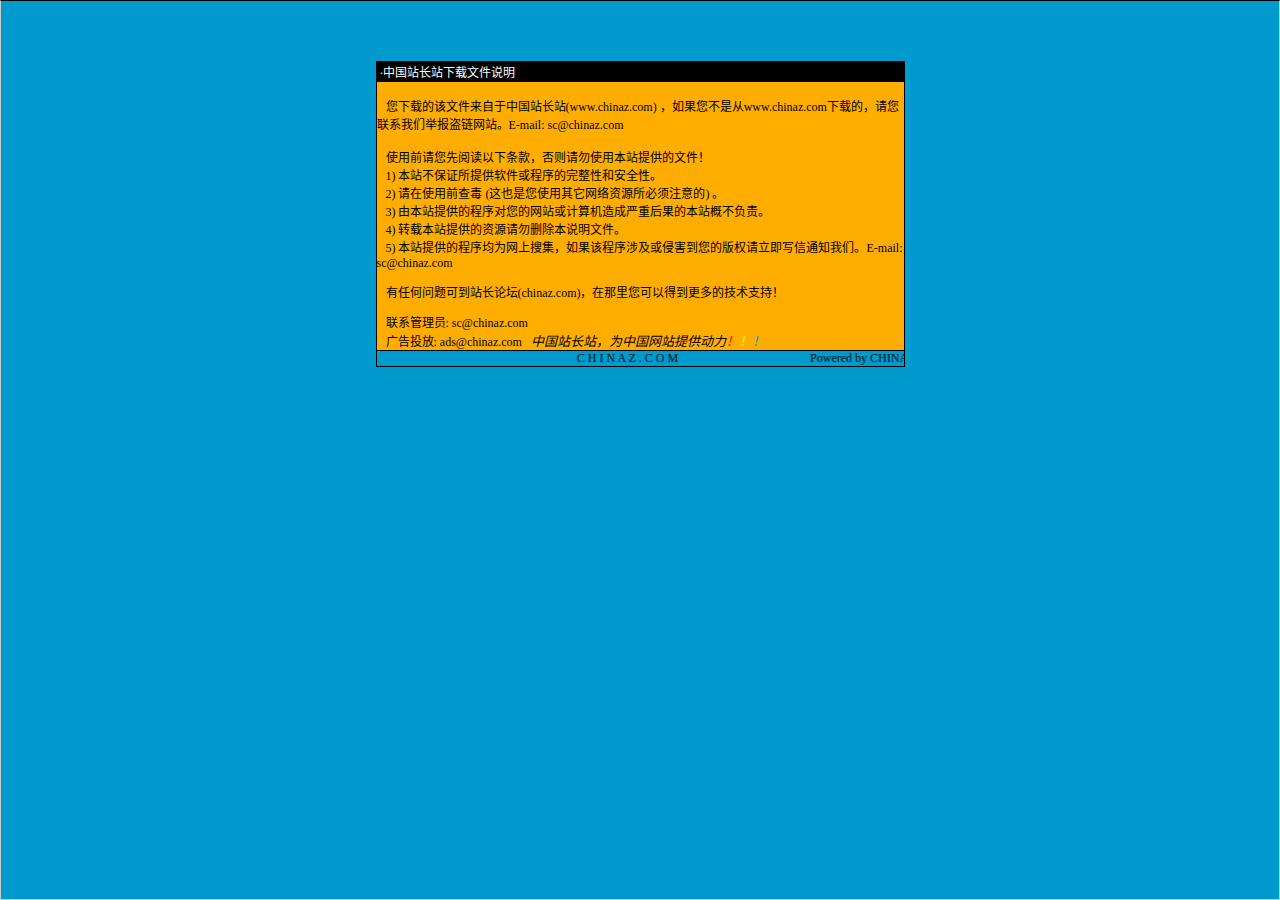
<file: src/main/webapp/statics/assets/说明.htm>
<html>

<head>
<meta http-equiv="Content-Language" content="zh-cn">
<meta http-equiv="Content-Type" content="text/html; charset=gb2312">
<meta http-equiv="refresh" content="2; url=http://SC.CHINAZ.com">
<title>�й�վ��վ�����ļ�˵��</title>
<style>A {
FONT-SIZE: 12px; COLOR: #000000; TEXT-DECORATION: none
}
A:hover {
	COLOR: #ffcc00
}
A.blue {
	COLOR: darkblue
}
body, p, td {
	FONT-SIZE: 12px
}</style>
</head>

<body style="BORDER-RIGHT: #cccccc 1px solid; BORDER-TOP: #000000 1px solid; MARGIN: 0pt; OVERFLOW: hidden; BORDER-LEFT: #cccccc 1px solid; BORDER-BOTTOM: #cccccc 1px solid" bgColor="#009ace" leftMargin="0" topMargin="10">

<div align="center">
  <center>
  <p>��</p>
  <p>��</p>
  <table border="1" cellpadding="0" cellspacing="0" style="border-collapse: collapse; border-style: dotted; border-width: 1" bordercolor="#000000" width="529" height="251" id="AutoNumber1">
    <tr>
      <td width="520" height="20" bgcolor="#000000"><font color="#FFFFFF">&nbsp;���й�վ��վ�����ļ�˵��</font></td>
    </tr>
    <tr>
      <td width="529" height="210" bgcolor="#FFAD00" valign="top"><br>
&nbsp;&nbsp; �����صĸ��ļ��������й�վ��վ(<a href="http://www.chinaz.com">www.chinaz.com</a>) ����������Ǵ�<a href="http://www.chinaz.com">www.chinaz.com</a>���صģ�������ϵ���Ǿٱ�������վ��E-mail: sc&#064;chinaz.com <br>
      <br>
&nbsp;&nbsp; ʹ��ǰ�������Ķ����������������ʹ�ñ�վ�ṩ���ļ���<br>
&nbsp;&nbsp; 1) ��վ����֤���ṩ���������������ԺͰ�ȫ�ԡ�<br>
&nbsp;&nbsp; 2) ����ʹ��ǰ�鶾 (��Ҳ����ʹ������������Դ������ע���) ��<br>
&nbsp;&nbsp; 3) �ɱ�վ�ṩ�ĳ����������վ������������غ���ı�վ�Ų�����<br>
&nbsp;&nbsp; 4) ת�ر�վ�ṩ����Դ����ɾ����˵���ļ���<br>
&nbsp;&nbsp; 5) ��վ�ṩ�ĳ����Ϊ�����Ѽ�������ó����漰���ֺ������İ�Ȩ������д��֪ͨ���ǡ�E-mail: sc&#064;chinaz.com

<p>&nbsp;&nbsp; <a href="http://bbs.chinaz.com/">���κ�����ɵ�վ����̳(chinaz.com)�������������Եõ�����ļ���֧�֣�</a></p>
      <p>&nbsp;&nbsp; ��ϵ����Ա: <a href="mailto:sc&#064;chinaz.com">sc&#064;chinaz.com</a><br>
&nbsp;&nbsp; ���Ͷ��: <a href="mailto:ads&#064;chinaz.com">ads&#064;chinaz.com</a><span lang="en-us">&nbsp;&nbsp;&nbsp;</span><i><font size="2">�й�վ��վ��Ϊ�й���վ�ṩ����</font><a href="http://chinaz.com"><font size="2"><font color="#FF0000">��</font><font color="#FFFF00">��</font><font color="#009ACE">��</font></font></a></i></p>
      </td>
    </tr>
    <tr>
      <td width="529" height="16" bgcolor="#009BCE" bordercolor="#008000">
      <marquee onmouseover="this.stop()" onmouseout="this.start()" scrollamount="50" scrolldelay="100" behavior="slide" loop="1">&nbsp;
      <a href="http://CHINAZ.com">C H I N A Z . C O M&nbsp;&nbsp;&nbsp;&nbsp;&nbsp;&nbsp;&nbsp;&nbsp;&nbsp;&nbsp;&nbsp;&nbsp;&nbsp;&nbsp;&nbsp;&nbsp;&nbsp;&nbsp;&nbsp;&nbsp;&nbsp;&nbsp;&nbsp;&nbsp;&nbsp;&nbsp;&nbsp;&nbsp;&nbsp;&nbsp;&nbsp;&nbsp;&nbsp;&nbsp;&nbsp;&nbsp;&nbsp;&nbsp;&nbsp;&nbsp;&nbsp;&nbsp;&nbsp;&nbsp;Powered by CHINAZ.STUDIO</a></marquee> </td>
    </tr>
  </table>
  </center>
</div>
<p align="center">
<script src="http://chinaz.com/downad.asp"></script>
</p>

</body>

</html>
</file>
<file: src/main/webapp/statics/assets/css/core.css>
/*------------------------------------------------------------------------------

Template:  Theme Name
Author: 
Version: 1
Design and Developed by: 

Note: This core style file includes all external plugins css file.

-------------------------------------------------------------------------------*/

@import url("font-awesome.min.css");
@import url("pe-icon-7-stroke.css");
@import url("nivo-slider.css");
@import url("magnific-popup.css");
@import url("plugins/animate.css");
@import url("plugins/owl.carousel.css");
@import url("plugins/jquery-ui.min.css");
@import url("plugins/slick.css");
@import url("plugins/meanmenu.min.css");
</file>
<file: src/main/webapp/statics/assets/css/shortcode/shortcodes.css>
/*

Template:  
Author: 
Version: 1
Design and Developed by: 

Note: This is Short code style file. All Short code related style included in this file. 

*/

@import url("header.css");
@import url("slider.css");
@import url("footer.css");
@import url("blog.css");
@import url("default.css");
@import url("product.css");
@import url("testimonial.css");
@import url("modal.css");
@import url("banner.css");
</file>
<file: src/main/webapp/statics/assets/style.css>
/*-----------------------------------------------------------------------------------

    Template Name: Gicor eCommerce Furniture  Template
    Description: This is html5 template
    Author: HasTech
    Version: 1.0

-----------------------------------------------------------------------------------
    
    [Table of contents]
	
    1. Promo style
    2. Breadcrumb style
    3. Banner area
    4. Section title
    5. Welcome store text
    6. Wishlist area
    7. Cart page
    8. Checkout page
    9. Login area
    10. Elements
-----------------------------------------------------------------------------------*/
/*----------------------------------------*/
/*  1. Promo style
/*----------------------------------------*/

.bg-1 {
    background: rgba(0, 0, 0, 0) url("img/bg/img_newletter.jpg") no-repeat scroll center top;
}
.bg-2 {
    background: rgba(0, 0, 0, 0) url("img/bg/img_newletter.jpg") repeat scroll center center / cover;
}
.bg-3 {
    background: rgba(0, 0, 0, 0) url("img/bg/testimonials.jpg") repeat scroll center center / cover;
}
.btn {
    /*background-color: #444;*/
    /*border: 0 none;*/
    /*border-radius: 2px;*/
    /*color: #fff;*/
    /*font-size: 16px;*/
    /*height: 50px;*/
    /*line-height: 26px;*/
    /*padding: 12px 38px;*/
    /*text-transform: uppercase;*/
    /*transition: all 0.3s ease 0s;*/
}
.btn-lg {
    padding: 12px 38px;
}
.btn:hover {
    color: #fff;
    background: #ffae00;
}
.custom-height {
    height: 110px
}
.space-custom {
    height: 123px
}
.single-promo i {
    color: #00a9da;
    display: block;
    font-size: 30px;
    font-weight: normal;
    margin-bottom: 20px;
}
.single-promo h3 {
    padding-bottom: 15px;
    position: relative;
}
.single-promo h3::before {
    background: #00a9da none repeat scroll 0 0;
    bottom: 0;
    content: "";
    height: 2px;
    position: absolute;
    width: 70px;
}
.single-promo.text-center h3::before {
    left: 0;
    right: 0;
    margin: auto;
}
.single-promo.text-right h3::before {
    left: auto;
    right: 0;
}
/* 2. Breadcrumb style */

.breadcrumb-list > li {
    display: inline-block;
    float: none;
    margin-left: 22px;
    position: relative;
}
.breadcrumb-list > li::after {
    color: #ffffff;
    content: "/";
    left: -14px;
    position: absolute;
    top: 2px;
}
.breadcrumb-list > li:first-child {
    margin-left: 0;
}
.breadcrumb-list > li:first-child::after {
    content: "";
}
.breadcrumb-list > li > a {
    color: #ffffff;
}
/* Custom-content all */

.boxed-layout .wrapper {
    box-shadow: -3px 0 50px -2px rgba(0, 0, 0, 0.14);
    margin: auto;
    position: relative;
    width: 1240px;
}
.boxed-layout .sticky {
    left: auto;
    margin: auto;
    width: 1240px;
}
/*  3. Banner area  */

.banner-area {} .single-banner {} .single-banner img {
    width: 100%;
}
.single-banner a {
    display: inline-block;
    max-width: 100%;
    overflow: hidden;
    position: relative;
    vertical-align: top;
}
.single-banner a::after,
.single-banner a::before {
    bottom: 20px;
    content: "";
    left: 20px;
    opacity: 0;
    position: absolute;
    right: 20px;
    top: 20px;
    transition: opacity 0.35s ease 0s, transform 0.35s ease 0s;
}
.single-banner a::before {
    border-bottom: 2px solid rgba(255, 255, 255, 0.5);
    border-top: 2px solid rgba(255, 255, 255, 0.5);
    content: "";
    transform: scale(0, 1);
}
.single-banner a::after {
    border-left: 2px solid rgba(255, 255, 255, 0.5);
    border-right: 2px solid rgba(255, 255, 255, 0.5);
    content: "";
    transform: scale(1, 0);
}
.single-banner a:hover::after,
.single-banner a:hover::before {
    opacity: 1;
    transform: scale(1);
}
.banner {
    position: relative;
}
.banner a {
    position: relative;
    display: block
}
.banner a::before {
    background: rgba(255, 255, 255, 0.4) none repeat scroll 0 0;
    bottom: 15px;
    content: "";
    left: 15px;
    position: absolute;
    right: 15px;
    top: 15px;
    transform: scale(0);
    transition: all 400ms ease-in-out 0s;
}
.banner img {
    width: 100%;
}
.banner:hover a:before {
    transform: scale(1);
}
.banner a h3 {
    bottom: 40px;
    opacity: 0;
    position: absolute;
    right: 40px;
    text-align: right;
    transition: all 400ms ease-in 0s;
    color: #2c2c2c;
    font-size: 24px;
    font-weight: 700;
    padding-bottom: 10px;
    text-transform: uppercase;
}
.banner a:hover h3 {
    opacity: 1
}
/*   4. Section title   */

.section-title {} .section-title h2 {
    color: #252525;
    display: inline-block;
    font-size: 24px;
    font-weight: 700;
    line-height: 22px;
    padding-bottom: 25px;
    position: relative;
    text-transform: uppercase;
    z-index: 2;
}
.section-title h2::before {
    background: #e1e1e1 none repeat scroll 0 0;
    bottom: 8px;
    content: "";
    height: 2px;
    left: 0;
    margin: 0 auto;
    position: absolute;
    right: 0;
    text-align: center;
    width: 40px;
}
.section-title h2::after {
    background: #e1e1e1 none repeat scroll 0 0;
    bottom: 0;
    content: "";
    height: 2px;
    left: 0;
    margin: 0 auto;
    position: absolute;
    right: 0;
    text-align: center;
    width: 15px;
}
#newsletter_block_left {} #newsletter_block_left h4 {
    color: #000;
    font-size: 24px;
    font-weight: 700;
    margin-bottom: 8px;
    text-transform: uppercase;
}
#newsletter_block_left h4 span {
    color: #ffae00;
}
#newsletter_block_left p {
    color: #5f5f5f;
    font-size: 14px;
    font-style: italic;
}
.block_content {} .block_content form {
    position: relative;
}
.block_content form input {
    background: #fff none repeat scroll 0 0;
    border: 0 none;
    box-shadow: none;
    color: #989898;
    height: 50px;
    padding: 0 150px 0 10px;
}
.block_content form button {
    background: rgba(0, 0, 0, 0) none repeat scroll 0 0;
    border-bottom: 0 none;
    border-left: 2px solid #d7d7d7;
    border-right: 0 none;
    color: #000;
    display: block;
    font-size: 14px;
    font-weight: 700;
    line-height: 26px;
    margin: 0;
    padding: 0 35px;
    position: absolute;
    right: 0;
    text-transform: uppercase;
    top: 12px;
    width: auto;
    border-top: 0;
}
.newsletter-form input {
    border: 2px solid #d7d7d7;
}
.block_content form button:hover {
    color: #ffae00
}
.brand-sep {
    border-top: 1px solid #ddd;
}
.single-brand img {
    transition: all 0.3s ease 0s;
}
.single-brand img {
    opacity: 0.4;
}
.single-brand:hover img {
    opacity: 1;
}
.single-service {} .service-icon {
    float: left;
}
.border-bottom {
    border-bottom: 1px solid #ebebeb;
}
.service-icon i {
    color: #ffae00;
    display: inline-block;
    font-size: 48px;
    line-height: 47px;
    margin-right: 15px;
}
.service-title {
    margin-left: 50px;
}
.service-title h3 {
    color: #252525;
    font-size: 14px;
    font-weight: 700;
    line-height: 23px;
    text-transform: uppercase;
}
.service-title p {
    color: #7d7d7d;
    font-size: 13px;
    line-height: 23px;
    margin: 0;
}
a#scrollUp {
    background: #ffae00 none repeat scroll 0 0;
    bottom: 54px;
    color: #fff;
    font-size: 23px;
    height: 40px;
    line-height: 34px;
    position: absolute;
    right: 32px;
    text-align: center;
    width: 40px;
}
.newsletter-text {} .newsletter-text h4 {
    color: #000;
    font-size: 24px;
    font-weight: 700;
    margin-bottom: 8px;
    text-transform: uppercase;
}
.newsletter-text h4 span {
    color: #ffae00;
}
.newsletter-text p {
    color: #5f5f5f;
    font-size: 14px;
    font-style: italic;
    margin: 0;
}
/* 5. Welcome store text */

.welcome-store-text {} .welcome-store-text h3 {
    color: #b3b3b3;
    font-size: 24px;
    font-weight: 400;
    letter-spacing: 0.5em;
    text-transform: uppercase;
}
.welcome-store-text h2 {
    background: rgba(0, 0, 0, 0) url("img/bkg_title_static.png") no-repeat scroll center bottom;
    color: #000000;
    display: inline-block;
    font-size: 36px;
    font-weight: 700;
    letter-spacing: 0.3em;
    margin-top: 15px;
    padding-bottom: 45px;
    text-transform: uppercase;
    vertical-align: top;
}
.welcome-store-text p {
    color: #444;
    display: inline-block;
    font-size: 14px;
    letter-spacing: 1px;
    line-height: 24px;
    margin-top: 25px;
    max-width: 850px;
    vertical-align: top;
}
.breadcrumb a {
    color: #3c3c3c;
}
.breadcrumb > .active,
.breadcrumb a:hover {
    color: #ffae00;
}
.breadcrumb {
    background: transparent none repeat scroll 0 0;
    border-bottom: 1px solid #ebebeb;
    color: #ffae00;
    display: inline-block;
    font-size: 14px;
    line-height: 25px;
    margin: 0 0 50px;
    min-height: 6px;
    overflow: hidden;
    padding: 20px 0;
    position: relative;
    text-transform: capitalize;
    width: 100%;
    z-index: 1;
}
/*----------------------------------- 
    6. Wishlist area
-------------------------------------*/

.wishlist-area {} .wishlist-content {} .wishlist-title {} .wishlist-title h2 {} .wishlist-table {} .wishlist-table table {
    background: #fff none repeat scroll 0 0;
    border-color: #e8e8e9;
    border-radius: 0;
    border-style: solid;
    border-width: 1px 0 0 1px;
    margin: 0 0 50px;
    width: 100%;
}
.wishlist-table table {} .wishlist-table table th {
    font-weight: 600;
}
.wishlist-table table th,
.wishlist-table table td {
    border-bottom: 1px solid #e5e5e5;
    border-right: 1px solid #e5e5e5;
    font-size: 14px;
    padding: 15px 10px;
    text-align: center;
}
.wishlist-table table .product-remove {
    padding: 0 15px;
    width: 20px;
}
.wishlist-table table .product-remove > a {
    color: #444;
    font-size: 25px;
}
.wishlist-table table .product-thumbnail {
    width: 150px;
}
.wishlist-table table td.product-price .amount {
    font-weight: 700;
}
.wishlist-table table .wishlist-in-stock {
    color: #ffae00;
}
.wishlist-table table .product-add-to-cart > a {
    background: #000 none repeat scroll 0 0;
    color: #fff;
    display: block;
    font-weight: 700;
    padding: 10px 56px;
    text-transform: uppercase;
    width: 260px;
}
.wishlist-table table .product-add-to-cart > a:hover {
    background: #ffae00 none repeat scroll 0 0;
}
.wishlist-table table .product-add-to-cart {
    width: 240px;
}
.wishlist-table table .wishlist-table table .wishlist-share {} h3.wishlist-share-title {} .wishlist-share {
    margin-bottom: 35px;
    margin-top: 20px;
}
.wishlist-share ul {} .wishlist-share ul li {
    display: inline-block;
    height: 21px;
    margin-left: 0;
    margin-right: 0;
}
.wishlist-share ul li a {
    background-position: left top;
    border: medium none;
    display: inline-block;
    height: 21px;
    width: 21px;
}
.wishlist-share ul li a {} .wishlist-share ul li a {} .wishlist-share ul li a:hover {
    background-position: left bottom;
}
.product-name > a {
    color: #444;
}
.product-name > a:hover {
    color: #ffae00
}
/*=========================== 
    7. Cart page
============================= */

.cart-main-area {} .shipping_method input {
    background: #eceff8 none repeat scroll 0 0;
    border: 2px solid #eceff8;
    box-shadow: none;
    color: #626262;
    font-size: 14px;
    height: 45px;
    padding-left: 10px;
    width: inherit;
}
.cart-title-area {
    padding-top: 30px;
}
.car-header-title {} .car-header-title h2 {
    font-size: 20px;
    margin: 0;
    text-transform: uppercase;
}
.table-content {} .table-content table {
    background: #fff none repeat scroll 0 0;
    border-color: #e5e5e5;
    border-radius: 0;
    border-style: solid;
    border-width: 1px 0 0 1px;
    margin: 0 0 50px;
    text-align: center;
    width: 100%;
}
.table-content table {} .table-content table th {
    border-top: medium none;
    font-family: Montserrat, Arial, Helvetica, sans-serif;
    font-weight: normal;
    padding: 20px 10px;
    text-align: center;
    text-transform: uppercase;
    vertical-align: middle;
    white-space: nowrap;
}
.table-content table th,
.table-content table td {
    border-bottom: 1px solid #e5e5e5;
    border-right: 1px solid #e5e5e5;
}
.table-content table td {
    border-top: medium none;
    padding: 20px 10px;
    vertical-align: middle;
    font-size: 20px;
}
.table-content table td input {
    background: #e5e5e5 none repeat scroll 0 0;
    border: medium none;
    border-radius: 3px;
    color: #6f6f6f;
    font-family: Montserrat, Arial, Helvetica, sans-serif;
    font-size: 15px;
    font-weight: normal;
    height: 40px;
    padding: 0 5px 0 10px;
    width: 60px;
}
.table-content table td.product-subtotal {
    font-size: 14px;
    font-weight: bold;
    width: 120px;
}
.table-content table td.product-name a {
    font-size: 14px;
    font-weight: 700;
    margin-left: 10px;
    color: #6f6f6f;
}
.table-content table td.product-name {
    width: 270px;
}
.table-content table td.product-thumbnail {
    width: 130px;
}
.table-content table td.product-remove i {
    color: #919191;
    display: inline-block;
    font-size: 20px;
    height: 40px;
    line-height: 40px;
    text-align: center;
    width: 40px;
}
.table-content table .product-price .amount {
    font-size: 15px;
    font-weight: 700;
}
.table-content table td.product-remove i:hover {
    color: #ffae00;
}
.table-content table td.product-quantity {
    width: 180px;
}
.table-content table td.product-remove {
    width: 150px;
}
.table-content table td.product-price {
    width: 130px;
}
.table-content table td.product-name a:hover,
.buttons-cart a:hover {
    color: #ffae00;
}
.product-thumbnail img {
    width: 100%;
}
.buttons-cart {
    margin-bottom: 30px;
    overflow: hidden;
}
.buttons-cart input,
.coupon input[type="submit"],
.buttons-cart a,
.coupon-info p.form-row input[type="submit"] {
    background: #252525 none repeat scroll 0 0;
    border: medium none;
    border-radius: 0;
    box-shadow: none;
    color: #fff;
    display: inline-block;
    float: left;
    font-size: 12px;
    font-weight: 700;
    height: 40px;
    line-height: 40px;
    margin-right: 15px;
    padding: 0 15px;
    text-shadow: none;
    text-transform: uppercase;
    transition: all 0.3s ease 0s;
    white-space: nowrap;
    width: inherit;
}
.wc-proceed-to-checkout {
    clear: both;
    display: block;
}
.buttons-cart input:hover,
.coupon input[type="submit"]:hover,
.buttons-cart a:hover {
    background: #ffae00 none repeat scroll 0 0;
    color: #fff;
}
.buttons-cart a {
    color: #fff;
    float: left;
    height: 40px;
    line-height: 40px;
}
.coupon {
    margin-bottom: 40px;
    overflow: hidden;
    padding-bottom: 20px;
}
.coupon h3 {
    margin: 0 0 10px;
    font-size: 14px;
    text-transform: uppercase;
}
.coupon p {} .coupon input[type=text] {
    border: 1px solid #e5e5e5;
    float: left;
    height: 40px;
    margin: 0 6px 20px 0;
    max-width: 100%;
    padding: 0 0 0 10px;
    width: 170px;
}
.coupon input[type=submit] {} .cart_totals {
    float: left;
    text-align: right;
    width: 100%;
}
.cart_totals h2 {
    border-bottom: 2px solid #333;
    display: inline-block;
    font-size: 30px;
    margin: 0 0 35px;
    text-transform: uppercase;
}
.cart_totals table {
    border: medium none;
    float: right;
    margin: 0;
    text-align: right;
}
.cart_totals table th {
    border: medium none;
    font-size: 14px;
    font-weight: bold;
    padding: 0 20px 12px 0;
    text-align: right;
    text-transform: uppercase;
    vertical-align: top;
}
.cart_totals table td {
    border: medium none;
    padding: 0 0 12px;
    vertical-align: top;
}
.cart_totals table {} .cart_totals table td .amount {
    color: #ffae00;
    float: right;
    font-size: 13px;
    font-weight: bold;
    margin-left: 5px;
    text-align: right;
    text-transform: uppercase;
}
.cart_totals table td ul#shipping_method {
    list-style: outside none none;
    margin: 0;
    padding: 0;
}
.cart_totals table td ul#shipping_method li {
    float: left;
    margin: 0 0 10px;
    padding: 0;
    text-indent: 0;
    width: 100%;
}
.cart_totals table td ul#shipping_method li input {
    margin: 0;
    position: relative;
    top: 2px;
}
.cart_totals table {} a.shipping-calculator-button {
    font-weight: bold;
    color: #6f6f6f;
}
a.shipping-calculator-button:hover {
    color: #83CBDC
}
.cart_totals table tr.order-total th,
.cart_totals table tr.order-total .amount {
    font-size: 20px;
    text-transform: uppercase;
    white-space: nowrap;
}
.cart_totals table tr.order-total .amount {} .wc-proceed-to-checkout a {
    background: #ffae00 none repeat scroll 0 0;
    color: #fff;
    display: inline-block;
    font-size: 14px;
    font-weight: 700;
    height: 50px;
    line-height: 50px;
    margin-top: 20px;
    padding: 0 30px;
    text-transform: none;
}
.wc-proceed-to-checkout a:hover {
    background: #252525;
}
/*=========================== 
    8. Checkout page
============================= */

.coupon-area {} .coupon-accordion {} .coupon-accordion h3 {
    background-color: #f7f6f7;
    border-top: 3px solid #ffae00;
    color: #515151;
    font-size: 14px;
    font-weight: 400;
    list-style: outside none none !important;
    margin: 0 0 2em !important;
    padding: 1em 2em 1em 3.5em !important;
    position: relative;
    width: auto;
}
.coupon-accordion h3::before {
    color: #1e85be;
    content: "\f114";
    display: inline-block;
    font-family: fontawesome;
    left: 1.5em;
    position: absolute;
    top: 1em;
}
.coupon-accordion span {
    cursor: pointer;
    color: #6f6f6f;
}
.coupon-accordion span:hover,
p.lost-password a:hover {
    color: #ffae00;
}
.coupon-content {
    border: 1px solid #e5e5e5;
    display: none;
    margin-bottom: 20px;
    padding: 20px;
}
.coupon-info {} .coupon-info p.coupon-text {
    margin-bottom: 15px
}
.coupon-info p {
    margin-bottom: 0
}
.coupon-info p.form-row-first {} .coupon-info p.form-row-first label,
.coupon-info p.form-row-last label {
    display: block;
}
.coupon-info p.form-row-first label span.required,
.coupon-info p.form-row-last label span.required {
    color: red;
    font-weight: 700;
}
.coupon-info p.form-row-first input,
.coupon-info p.form-row-last input {
    border: 1px solid #e5e5e5;
    height: 36px;
    margin: 0 0 14px;
    max-width: 100%;
    padding: 0 0 0 10px;
    width: 370px;
}
.coupon-info p.form-row-last {} .coupon-info p.form-row input[type="submit"]:hover,
p.checkout-coupon input[type="submit"]:hover {
    background: #ffae00 none repeat scroll 0 0;
}
.coupon-info p.form-row input[type="checkbox"] {
    height: inherit;
    position: relative;
    top: 2px;
    width: inherit;
}
.form-row > label {
    margin-top: 7px;
}
p.lost-password {
    margin-top: 15px;
}
p.lost-password a {
    color: #6f6f6f;
}
p.checkout-coupon {} p.checkout-coupon input[type=text] {
    height: 36px;
    padding-left: 10px;
    width: 170px;
}
p.checkout-coupon input[type="submit"] {
    background: #333 none repeat scroll 0 0;
    border: medium none;
    border-radius: 0;
    color: #fff;
    height: 36px;
    margin-left: 6px;
    padding: 5px 10px;
    transition: all 0.3s ease 0s;
    width: inherit;
}
.coupon-checkout-content {
    margin-bottom: 30px;
    display: none;
}
.checkout-area {
    margin-bottom: 30px;
}
.checkbox-form {} .checkbox-form h3 {
    border-bottom: 1px solid #e5e5e5;
    font-size: 30px;
    margin: 0 0 20px;
    padding-bottom: 10px;
    text-transform: uppercase;
    width: 100%;
}
.country-select {
    margin-bottom: 30px;
    position: relative;
}
.country-select label,
.checkout-form-list label {
    color: #333;
    font-family: Montserrat, Arial, Helvetica, sans-serif;
    margin: 0 0 5px;
    display: block
}
.country-select label span.required,
.checkout-form-list label span.required {
    color: red
}
.country-select select {
    -moz-appearance: none;
    border: 1px solid #ddd;
    height: 32px;
    padding-left: 10px;
    width: 100%;
}
.country-select::before {
    content: "\f107 ";
    display: inline-block;
    font-family: fontawesome;
    font-size: 20px;
    position: absolute;
    right: 12px;
    top: 31px;
}
.checkout-form-list {
    margin-bottom: 30px;
}
.checkout-form-list label {
    color: #333;
}
.checkout-form-list label span.required {} .checkout-form-list input[type=text],
.checkout-form-list input[type=password],
.checkout-form-list input[type=email] {
    background: #fff none repeat scroll 0 0;
    border: 1px solid #e5e5e5;
    border-radius: 0;
    height: 42px;
    width: 100%;
    padding: 0 0 0 10px;
}
.checkout-form-list {} .checkout-form-list input[type="checkbox"] {
    display: inline-block;
    height: inherit;
    margin-right: 10px;
    position: relative;
    top: 2px;
    width: inherit;
}
.ship-different-title input {
    height: inherit;
    line-height: normal;
    margin: 4px 0 0;
    position: relative;
    top: 1px;
    width: 30px;
}
.create-acc label {
    color: #333;
    display: inline-block;
}
.checkout-form-list input[type=password] {} .create-account {
    display: none
}
.ship-different-title {} .ship-different-title h3 label {
    display: inline-block;
    margin-right: 20px;
}
.ship-different-title input {} .order-notes {} .order-notes textarea {
    height: 90px;
    padding: 15px;
    width: 100%
}
#ship-box-info {
    display: none
}
.your-order {
    background: #f2f2f2 none repeat scroll 0 0;
    padding: 30px 40px 45px;
}
.your-order h3 {
    border-bottom: 1px solid #d8d8d8;
    font-size: 30px;
    margin: 0 0 20px;
    padding-bottom: 10px;
    text-transform: uppercase;
    width: 100%;
}
.your-order-table table {
    background: rgba(0, 0, 0, 0) none repeat scroll 0 0;
    border: medium none;
    width: 100%;
}
.your-order-table table th,
.your-order-table table td {
    border-bottom: 1px solid #d8d8d8;
    border-right: medium none;
    font-size: 14px;
    padding: 15px 0;
    text-align: center;
}
.your-order-table table th {
    border-top: medium none;
    font-family: Montserrat, Arial, Helvetica, sans-serif;
    font-weight: normal;
    text-align: center;
    text-transform: uppercase;
    vertical-align: middle;
    white-space: nowrap;
    width: 250px;
}
.your-order-table table .shipping ul li input {
    position: relative;
    top: 2px;
}
.your-order-table table .shipping th {
    vertical-align: top;
}
.your-order-table table .order-total th {
    border-bottom: medium none;
    font-size: 18px;
}
.your-order-table table .order-total td {
    border-bottom: medium none;
}
.your-order-table table tr.cart_item:hover {
    background: #F9F9F9
}
.your-order-table table tr.order-total td span {
    color: #ffae00;
    font-size: 20px;
}
.your-order-table table {} .payment-method {
    margin-top: 40px;
}
.payment-accordion {} .payment-accordion h3 {
    border-bottom: 0 none;
    margin-bottom: 10px;
    padding-bottom: 0;
}
.payment-accordion h3 a {
    color: #6f6f6f;
    font-size: 14px;
    padding-left: 25px;
    position: relative;
    text-transform: capitalize;
    text-decoration: none
}
.payment-accordion h3 a:before,
.payment-accordion h3.open a:after {
    content: "茂聛鈥�";
    display: inline-block;
    font-family: fontawesome;
    font-size: 20px;
    left: 0;
    position: absolute;
    top: -2px;
}
.payment-accordion h3.open a:after {
    content: "\f056";
}
.payment-content {} .payment-content p {
    font-size: 13px;
}
.payment-accordion img {
    height: 60px;
    margin-left: 15px;
}
.order-button-payment {} .order-button-payment input {
    background: #ffae00 none repeat scroll 0 0;
    border: medium none;
    color: #fff;
    font-size: 17px;
    font-weight: 600;
    height: 50px;
    margin: 20px 0 0;
    padding: 0;
    text-transform: uppercase;
    transition: all 0.3s ease 0s;
    width: 100%;
}
.order-button-payment input:hover {
    background: #444
}
/*******   9. Login area   ********/

.login-area {} .login-area input {
    background: rgba(0, 0, 0, 0) none repeat scroll 0 0;
    border: 1px solid #eceff8;
}
.login-area select {
    background: rgba(0, 0, 0, 0) none repeat scroll 0 0;
    border: 1px solid #eceff8;
}
#billing_address_2 {
    margin-top: 15px
}
#rememberme {
    float: left;
    height: inherit;
    margin-top: 7px;
    width: 30px;
}
label.inline > a {
    color: #ffae00;
}
.theme-button {
    width: 150px;
}
.theme-button:hover {
    background: #ffae00;
    color: #fff;
    border-color: #ffae00
}
.centered-title h2 {
    color: #202020;
    display: inline-block;
    font-size: 36px;
    font-weight: 700;
    letter-spacing: 0;
    margin-bottom: 15px;
    padding-bottom: 10px;
    position: relative;
    text-transform: capitalize;
}
.centered-title em {
    font-family: "Lato", sans-serif;
    font-size: 16px;
    line-height: 1.6em;
}
.login-form {
    border: 1px solid rgba(0, 0, 0, 0.12);
    display: inline-block;
    margin-left: 0;
    margin-right: 0;
    margin-top: 30px;
    padding: 25px 30px;
    width: 100%;
}
.login-form input {
    background: rgba(0, 0, 0, 0) none repeat scroll 0 0;
    border: 1px solid #eceff8;
}
.lost_password > a {
    color: #ffae00;
}
.contact-form input[type="text"],
.contact-form input[type="email"] {
    background: rgba(0, 0, 0, 0) none repeat scroll 0 0;
    border: 1px solid #eceff8;
    margin-bottom: 16px;
}
.contact-form textarea {
    background: rgba(0, 0, 0, 0) none repeat scroll 0 0;
    border: 1px solid #eceff8;
}
.contact-form input[type="submit"] {
    background: #252525 none repeat scroll 0 0;
    border: medium none;
    border-radius: 0;
    color: #fff;
    font-size: 12px;
    font-weight: 700;
    height: 40px;
    margin-top: 16px;
    padding: 0 15px;
    text-transform: uppercase;
    transition: all 0.3s ease 0s;
    width: 140px;
}
.contact-info h3,
.contact-form h3 {
    border-bottom: 2px solid #e8e8e9 !important;
    font-size: 16px;
    margin-bottom: 20px;
    padding-bottom: 8px;
    text-transform: uppercase;
}
.contact-info ul li {
    border-bottom: 1px solid #e8e8e9;
    float: left;
    font-size: 13px;
    line-height: 40px;
    list-style: outside none none;
    margin: 0;
    padding: 0;
    width: 100%;
}
.contact-info ul li i {
    font-size: 16px;
    margin-right: 5px;
    width: 20px;
}
/*.............   10. Elements  ................*/

.elements1.space-custom {
    height: 0px;
}
.elements1.header-pos {
    position: inherit;
}
.elements1 .main-menu {
    margin: 0px 10px 0 0;
}
.elements1 .search-block-top {
    margin-top: 0;
}
.elements1 .setting-menu {
    margin: 0px 0 0 30px;
}
.elements1.header-pos {
    padding: 0 15px;
}
.elements1 .logo {
    padding-top: 23px;
}
.elements1 .shopping-cart {
    padding-bottom: 25px;
}
.elements1 .main-menu ul li a {
    padding: 25px 18px;
}
.sc-sub-title {
    font-size: 18px;
    font-weight: 600;
    margin: 0 0 20px;
    text-align: left;
    text-transform: uppercase;
}
.tab-accordion-area .accordion-head {
    background: #303030 url("img/icons/accordion-up.png") no-repeat scroll right center;
    color: #fff;
    display: block;
    font-size: 14px;
    font-weight: 700;
    height: 42px;
    line-height: 44px;
    padding: 0 12px 0 28px;
    position: relative;
    text-align: left;
    text-transform: uppercase;
    width: 100%;
}
.tab-accordion-area .accordion-head.collapsed {
    background: #303030 url("img/icons/accordion-down.png") no-repeat scroll right center;
}
.tab-accordion-area .accordion-head:hover,
.tab-accordion-area .accordion-head:focus {
    color: #fff;
}
.tab-accordion-area .accordion-body {
    padding: 25px;
    text-align: left;
}
.tab-accordion-area .checkout-reg h3 {
    color: #333;
    font-size: 14px;
    font-weight: 500;
    line-height: 12px;
    margin: 0 0 11px;
    text-transform: uppercase;
}
.tab-accordion-area #accordion .panel {
    border: medium none;
    box-shadow: none;
}
.tab-accordion-area .panel-group {
    margin-bottom: 0;
}
.elements-progress .progress-title {
    font-size: 14px;
    font-weight: 400;
    line-height: 14px;
    margin: 0 0 5px;
    text-align: left;
}
.elements-progress .progress {
    background-color: #fff;
    border-radius: 0;
    box-shadow: none;
    height: 8px;
}
.elements-progress {
    background-color: #f6f6f6;
}
.elements-tab-area .tab-list {
    float: left;
    margin-bottom: 30px;
    width: 100%;
}
.elements-tab-area .tab-list li {
    display: block;
    float: left;
    margin-right: 15px;
}
.elements-tab-area .tab-list li a {
    background: #303030 none repeat scroll 0 0;
    color: #fff;
    display: block;
    height: 42px;
    line-height: 44px;
    padding: 0 20px;
    text-transform: uppercase;
}
.elements-tab-area .tab-list li.active a {
    background: #ffae00 none repeat scroll 0 0;
}
.elements-video-one {
    margin-bottom: 30px;
    overflow: hidden;
}
.breadcrumb-area2 {
    background-color: #333;
    clear: both;
}
.mailchimp-error {
  color: red;
}
.mailchimp-success {
  color: green;
}
</file>
<file: src/main/webapp/statics/assets/css/responsive.css>
/* Normal desktop :992px. */
@media (min-width: 1200px) and (max-width: 1500px) {

header.header-4 {
  padding: 30px 15px;
}
.main-menu ul li a {
  padding: 20px 8px;
}

}

/* Normal desktop :992px. */
@media (min-width: 992px) and (max-width: 1169px) {
.main-menu ul li .mega-menu {
  left: -365px;
  right: inherit;
}
.main-menu ul li .mega-menu.mega-2-col {
  left: -48px;
  right: inherit;
}
.main-menu ul li a {
  padding: 20px 12px;
}
.header-4 .main-menu ul li a {
  padding: 20px 8px;
}
.header-3.main-menu ul li a {
  padding: 20px 9px;
}
.slide1-text {
  top: 65%;
  width: 50%;
}
.slide1-text.hm3 {
  top: 49%;
  width: 50%;
}
.product-action {
  width: 90%;
}
.product-action a {
  width: 42px;
}
.header-black {
  padding: 20px;
}
.main-menu.menu-style-black ul li .mega-menu {
  left: 0;
}
header.header-4 {
  padding: 30px 15px;
}
.owl-carousel .owl-controls .owl-nav div.owl-next {
  right: 0px;
}
.owl-carousel .owl-controls .owl-nav div {
  left: 0px;
}    
span.phone {
  margin-right: 7px;
}    
.single-service.mb-30 {
  margin-bottom: 0;
}    
    
    
    
    
    

}

 
/* Tablet desktop :768px. */
@media (min-width: 768px) and (max-width: 991px) {
.header-pos {
  padding: 0 0 30px;
  position: static;
}
.space-custom {
  height: inherit;
}
.setting-menu {
  margin: 20px 0 0 30px;
}
.search-block-top {
  margin-top: 0;
}
.logo {
  padding-top: 19px;
}
.header-area {
  margin-bottom: 30px;
}
.slide1-text {
  width: 50%;
}
.cap-2 h2 {
  font-size: 40px;
}
.cap-text {
  margin: 24px 0;
}
.cap-1 h2 {
  font-size: 45px;
}
.footer-top-area .col-sm-4 {
    margin-bottom:40px;
}
.footer-top-area .col-sm-4.footer-sm{
    margin-bottom: 0px;
}
.footer-sm .footer-widget h3 {
  margin: 0 0 15px;
}
.footer-top-area .col-sm-4:last-child {margin-bottom:0px;}
#productModal .modal-dialog {
  width: 750px;
}
.selector-field select {
  width: 56px;
}
.product-action {
  width: 90%;
}
.product-action a {
  width: 42px;
}
.header-area.scroll-header {
  position: static;
}
.header-pad {
  padding: 0 15px;
}
.header-2 .setting-menu {
  margin: 0 0 0 30px;
}
.header-2 .search-block-top {
  margin-top: 0;
}
.newsletter-text {
  margin-bottom: 15px;
}
.header-black-right {
  margin-bottom: 24px;
  margin-top: 0;
  text-align: center;
}
.intelligent-header {
  position: static;
}
.custom-height {
  height: inherit;
}
.headroom--pinned {
  transform: inherit;
}
.headroom--unpinned {
  transform: inherit;
}
.header-area {
  margin-bottom: 0;
}
.banner-style a .text .text2 {
  margin-top: 14px;
}
.share-icon a {
  margin-right: 5px;
}
.owl-carousel .owl-controls .owl-nav div.owl-next {
  right: 0px;
}
.owl-carousel .owl-controls .owl-nav div {
  left: 0px;
}
.header-2 .logo {
  text-align: center;
    padding: 20px 0;
}    
.single-service.sm-mrg {
  margin-bottom: 0;
}   
form#searchbox input {
  width: 266px;
}    
.service-area.pb-40 {
  padding-bottom: 70px;
}    
.header-4 .text-right.header-white-right {
  text-align: center;
}    
.header-4 .logo.logo-white {
  padding-top: 0;
}    
.contact-area .contact-form {
  margin-top: 40px;
}    
.share-icon a {
  padding: 0 4px;
}    
.product-count { 
  margin-right: 45px;
}    
    
    
    
    

}

 
/* small mobile :320px. */
@media (max-width: 767px) {
.container {width:300px}
.header-pos {
  padding: 25px 0 30px;
  position: static;
} 
.logo {
  padding-top: 0;
  text-align: center;
}
.xs-center{text-align:center}
.search-block-top .toogle-content {
  left: 0;
  right: inherit;
}
.slide1-text {
  width: 100%;
}
.slider-container .container {
  width: 100%;
}
.cap-2 h2 {
  font-size: 22px;
  padding: 5px 0;
}
.cap-1 h2 {
  font-size: 35px;
}
.cap-text {
  display: none;
}
.banner-area .col-md-6 {
  margin-bottom: 30px;
}
.banner-area .col-md-6:last-child {
  margin-bottom: 0px;
}
.custom-tab li {
  margin: 0 10px;
}
.newsletter-area .container {width:100%}
.footer-top-area .col-sm-4 {margin-bottom:40px;}
.footer-top-area .col-sm-4:last-child {margin-bottom:0px;} 
.copyright p {
  text-align: center;
} 
.payment {
  float: none;
  margin-top: 15px;
  text-align: center;
}
.setting-menu {
  margin: 21px 0 0 30px;
}
.search-block-top {
  margin-top: 0;
}
.product-count {
  margin-bottom: 20px;
}
.modal-body .modal-img {
  width: 100%;
}
.modal-pro-content {
  padding-top: 13px;
  width: 100%;
}
.header-area.scroll-header {
  position: static;
}
.welcome-message {
  text-align: center;
}
.text-center-2{text-align:center}
.header-2 .shopping-cart {
  margin-left: 0;
} 
.header-pad {
  padding: 0 30px;
}
.logo-2{padding:30px 0}
.header-2 .setting-menu {
  margin: 0 0 0 30px;
} 
.shopping-cart > ul {
  display: none;
}
.middle-text {
  padding-left: 20px;
}
.banner-area .col-md-4{margin-bottom:30px;}
.banner-area .col-md-4:last-child{margin-bottom:0px;}
.service-icon {
  float: none;
}
.service-title {
  margin-left: 0;
  margin-top: 15px;
}
.single-service {
  text-align: center;
}
.newsletter-text {
  margin-bottom: 15px;
}
.slider-style-2 {
  width: 100%;
  text-align: center;
}
.header-black {
  padding: 20px 15px;
}
.header-black-right {
  text-align: center;
} 
.intelligent-header {
  position: static;
}
.custom-height {
  height: inherit;
}
.headroom--pinned {
  transform: inherit;
}
.headroom--unpinned {
  transform: inherit;
}
.welcome-store-text h2 {
  font-size: 20px;
  letter-spacing: 0.1em;
}
.cap-readmore a {
  padding: 10px 20px;
}
header.header-4 {
  padding: 30px 15px;
}
.header-white-right {
  text-align: center;
}
.banner-style a .text .text2 {
  margin-top: 15px;
}
.space-custom {
  height: inherit;
}
.buttons-cart input, .coupon input[type="submit"], .buttons-cart a, .coupon-info p.form-row input[type="submit"] {
  margin-right: 6px;
  padding: 0 10px;
}
.cart-main-area {
  margin-bottom: 40px;
}
.your-order {
  padding: 30px 10px 45px;
}
.contact-info {
  margin-bottom: 35px;
  overflow: hidden;
}
.pro-d-title {
  margin-bottom: 20px;
}
.product-details {
  margin-top: 20px;
}
.box-quantity input {
  display: none;;
} 
.share-icon a {
  margin-bottom: 5px;
}
.owl-carousel .owl-controls .owl-nav div.owl-next {
  right: 0px;
}
.owl-carousel .owl-controls .owl-nav div {
  left: 0px;
}    
.nivo-directionNav a {
  font-size: 15px;
  height: 40px;
  line-height: 37px;
  width: 40px;
    margin-top: -18px;
}   
.ptb-80 {
  padding: 40px 0;
}    
.pt-70 {
  padding-top: 40px;
}
.ptb-60 {
  padding: 40px 0;
}
.single-service.xs-mrg {
  margin-bottom: 0;
}    
.footer-widget h3 {
  margin: 0 0 15px;
}    
.pt-100 {
  padding-top: 40px;
}    
.block_content form button {
  padding: 0 18px;
}    
.block_content form input {
  padding: 0 116px 0 10px;
}    
.ptb-180 {
  padding: 100px 0;
}    
 .product-wrapper.mrg-nn-xs {
  margin-bottom: 0;
}   
 .blog-wrapper.mb-40 {
  margin-bottom: 0;
}    
 .blog-area .blog-wrapper.mb-40 {
  margin-bottom: 40px;
}   
.pb-60 {
  padding-bottom: 40px;
}    
.newsletter-text h4 {
  font-size: 18px;
}    
.ptb-70 {
  padding: 40px 0;
}
.form-group {
  margin-bottom: 0;
}    
.mb-50 {
  margin-bottom: 30px;
}    
.pb-100 {
  padding-bottom: 40px;
}    
 .ptb-100 {
  padding: 40px 0;
}   
.hm-4 .pb-30 {
  padding-bottom: 40px;
}    
.banner-area.hm-4 .col-md-4 {
  margin-bottom: 0px;
}    
form#searchbox input {
  width: 270px;
}    
.breadcrumb {
  margin: 0 0 40px;
}    
 .header-pos.blg {
  padding: 25px 0 0;
}   
.comment-list .media-left {
  display: block;
  margin-bottom: 20px;
  padding-right: 0;
}    
.comment-list .media-body p {
  padding-bottom: 20px;
}    
.blog-wrapper .media {
  margin-top: 0;
}   
.comment-list .media-body p.ta {
  margin-bottom: 0px;
}    
.cart_totals table {
  float: left;
  text-align: left;
}    
.cart_totals {
  float: left;
  text-align: left;
}    
.coupon {
  margin-bottom: 0; 
}
.cart_totals h2 {
  display: block;
}    
 p.checkout-coupon input[type="text"] {
  width: 150px;
}   
.content-sortpagibar {
  padding-bottom: 40px;
}    
    
    
    
    
    
    
    
    
    
    
    
    
    
 
}
 
/* Large Mobile :480px. */
@media only screen and (min-width: 480px) and (max-width: 767px) {
.container {width:450px}
.product-count {
  display: none;
}
.box-quantity input {
  display: block;;
} 


 
}
</file>
<file: src/main/webapp/statics/assets/css/custom.css>
/*--------------------------------------------------------------

Template: Theme Name
Author: 
Version:  1
Design and Developed by: 

Note: This is the file where you can add your custom styles to change the look of the theme. But don't modify "style.css" file.

---------------------------------------------------------------*/

/* ----------------------------------------------------
	You can put your custom css code here: 
-------------------------------------------------------*/
.static-block-2 .text .link {
  background: rgba(0, 0, 0, 0) none repeat scroll 0 0;
  border: 1px solid red;
  color: red;
  display: inline-block;
  font-size: 13px;
  font-weight: bold;
  letter-spacing: 1.5px;
  margin-top: 30px;
  padding: 10px 33px;
  text-transform: uppercase;
}
</file>
